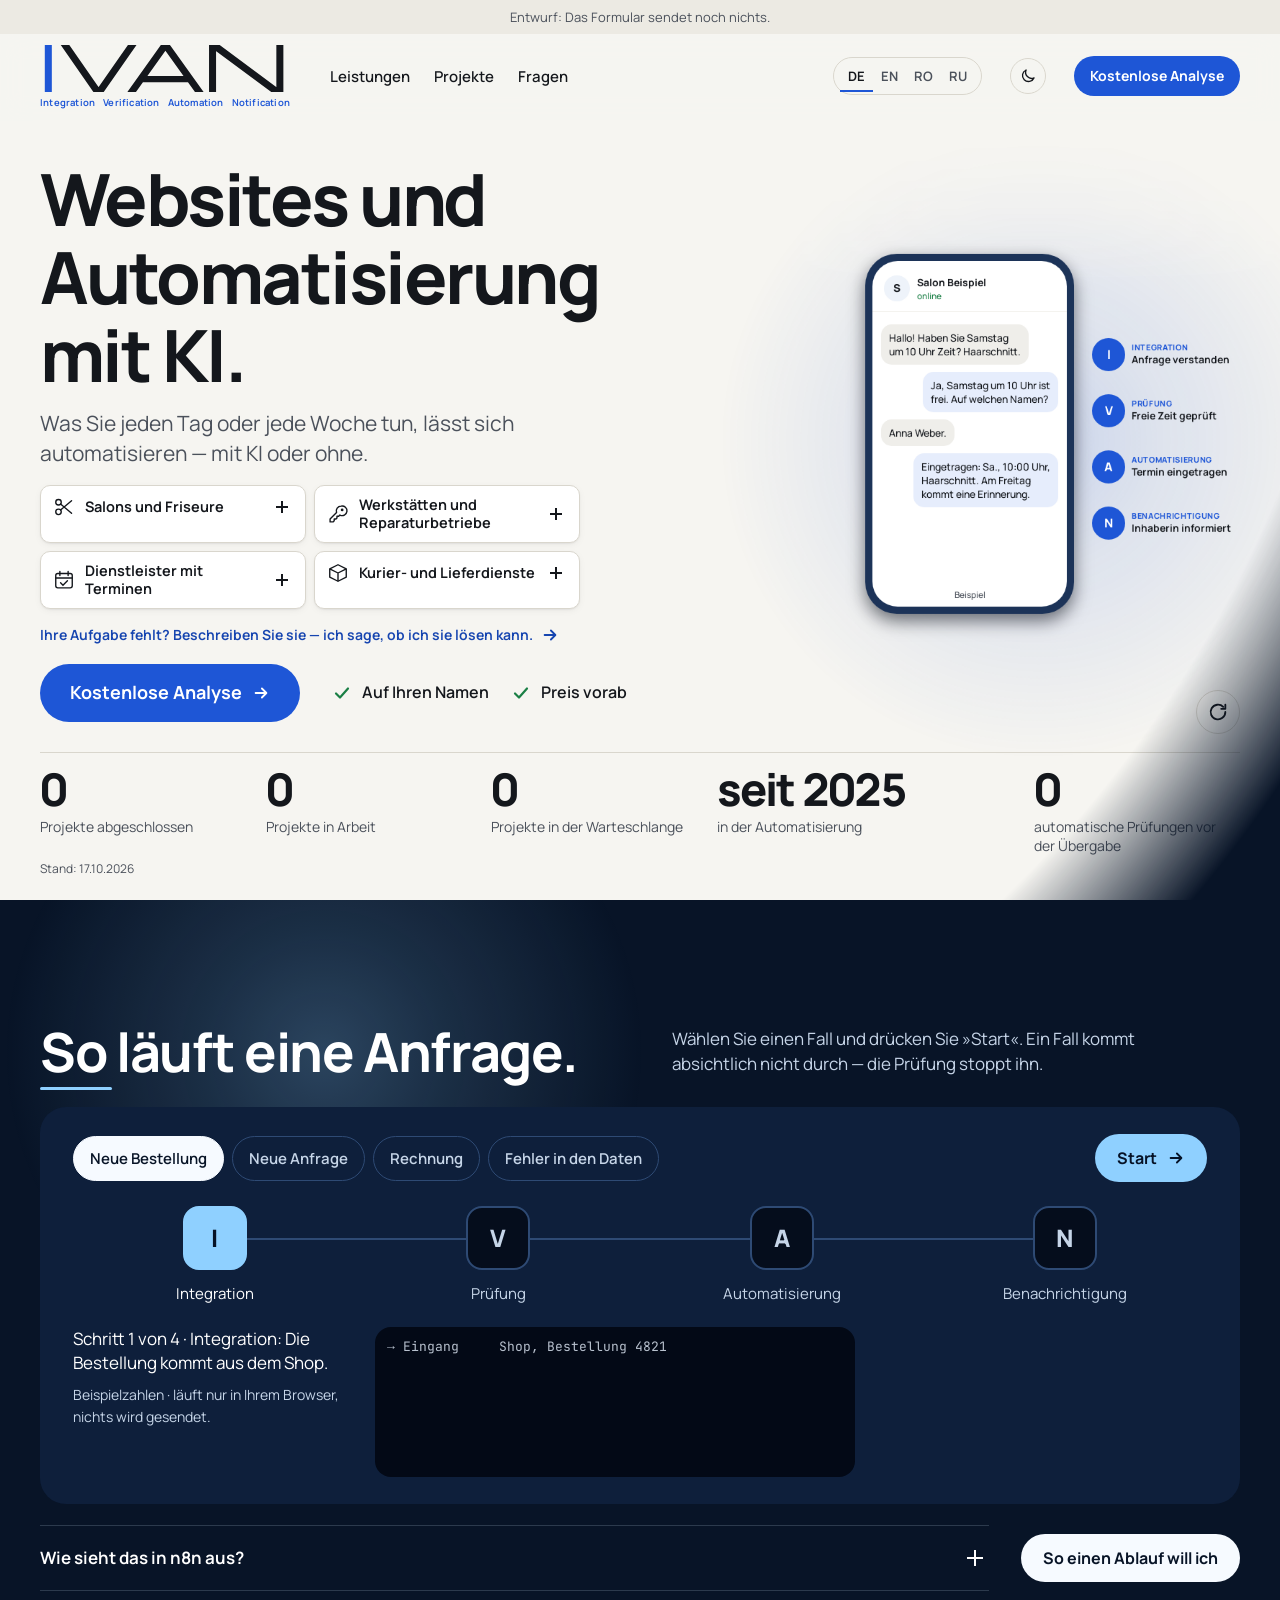
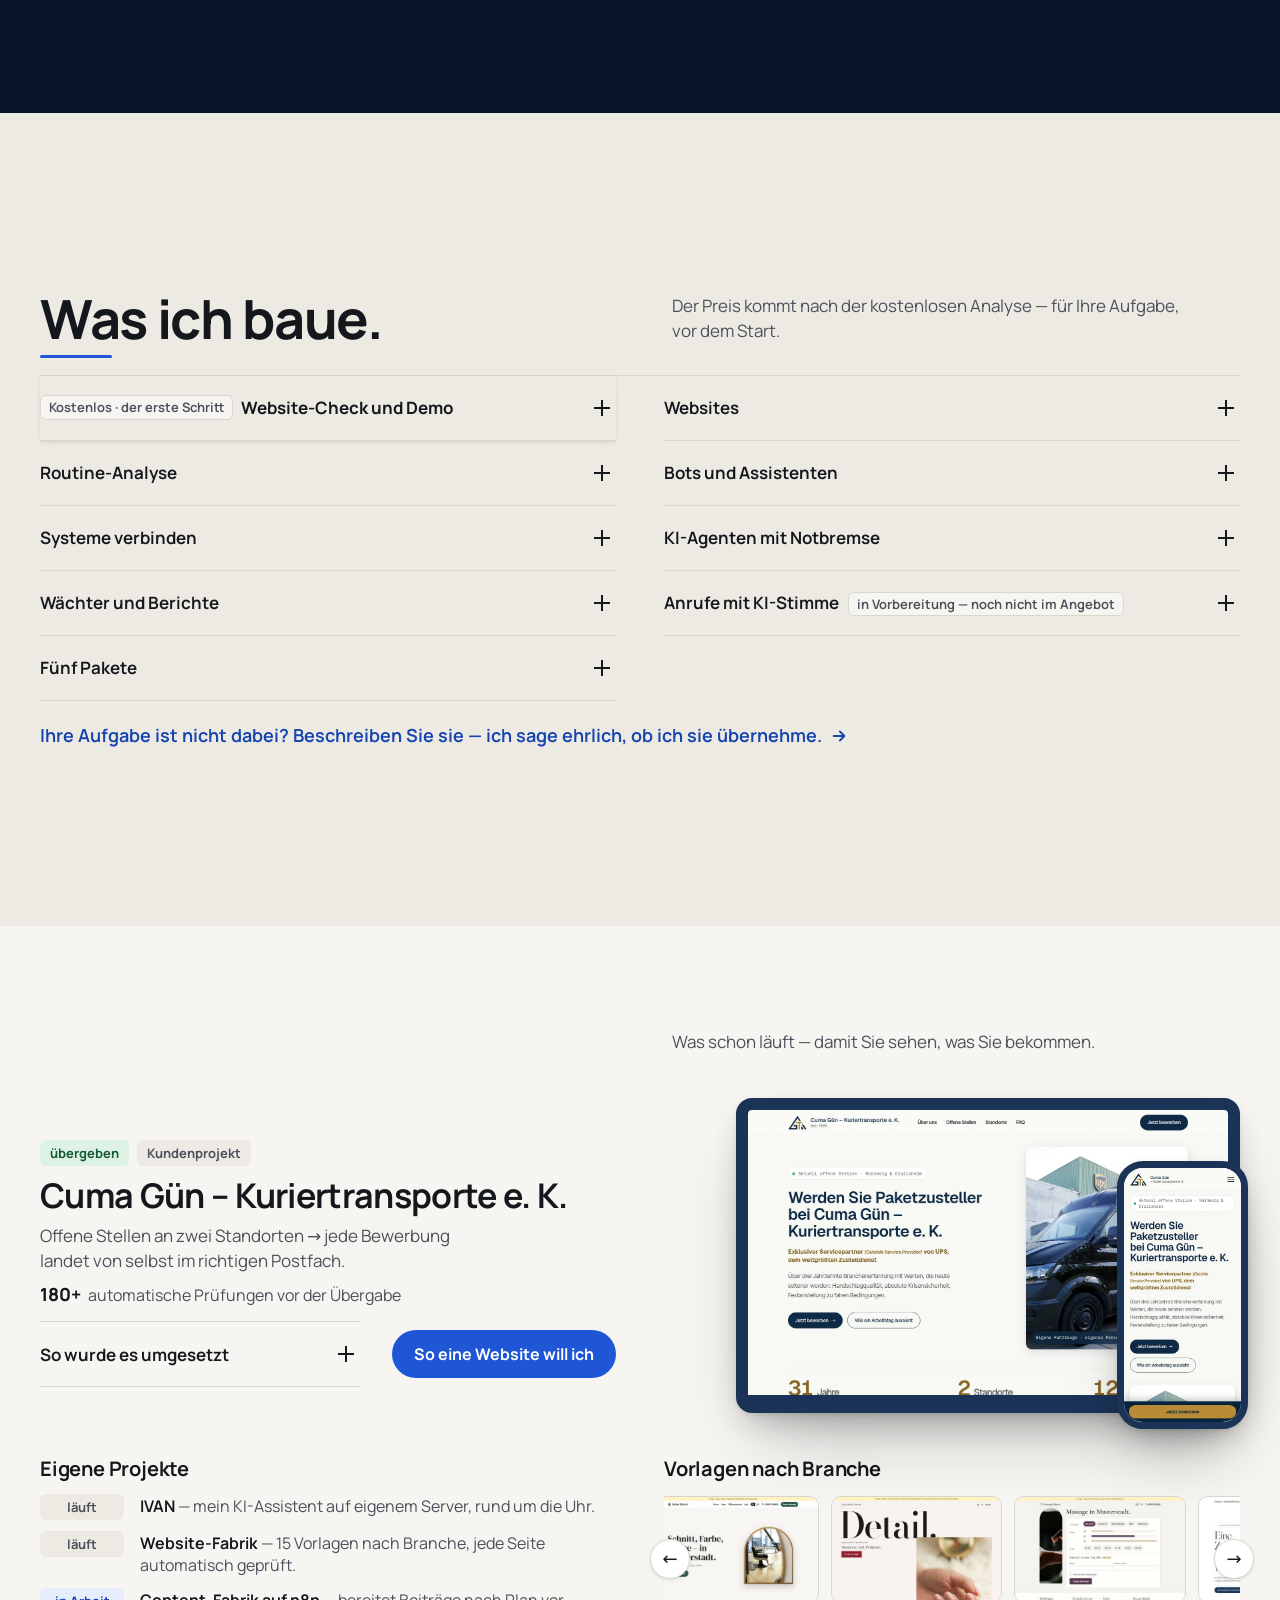
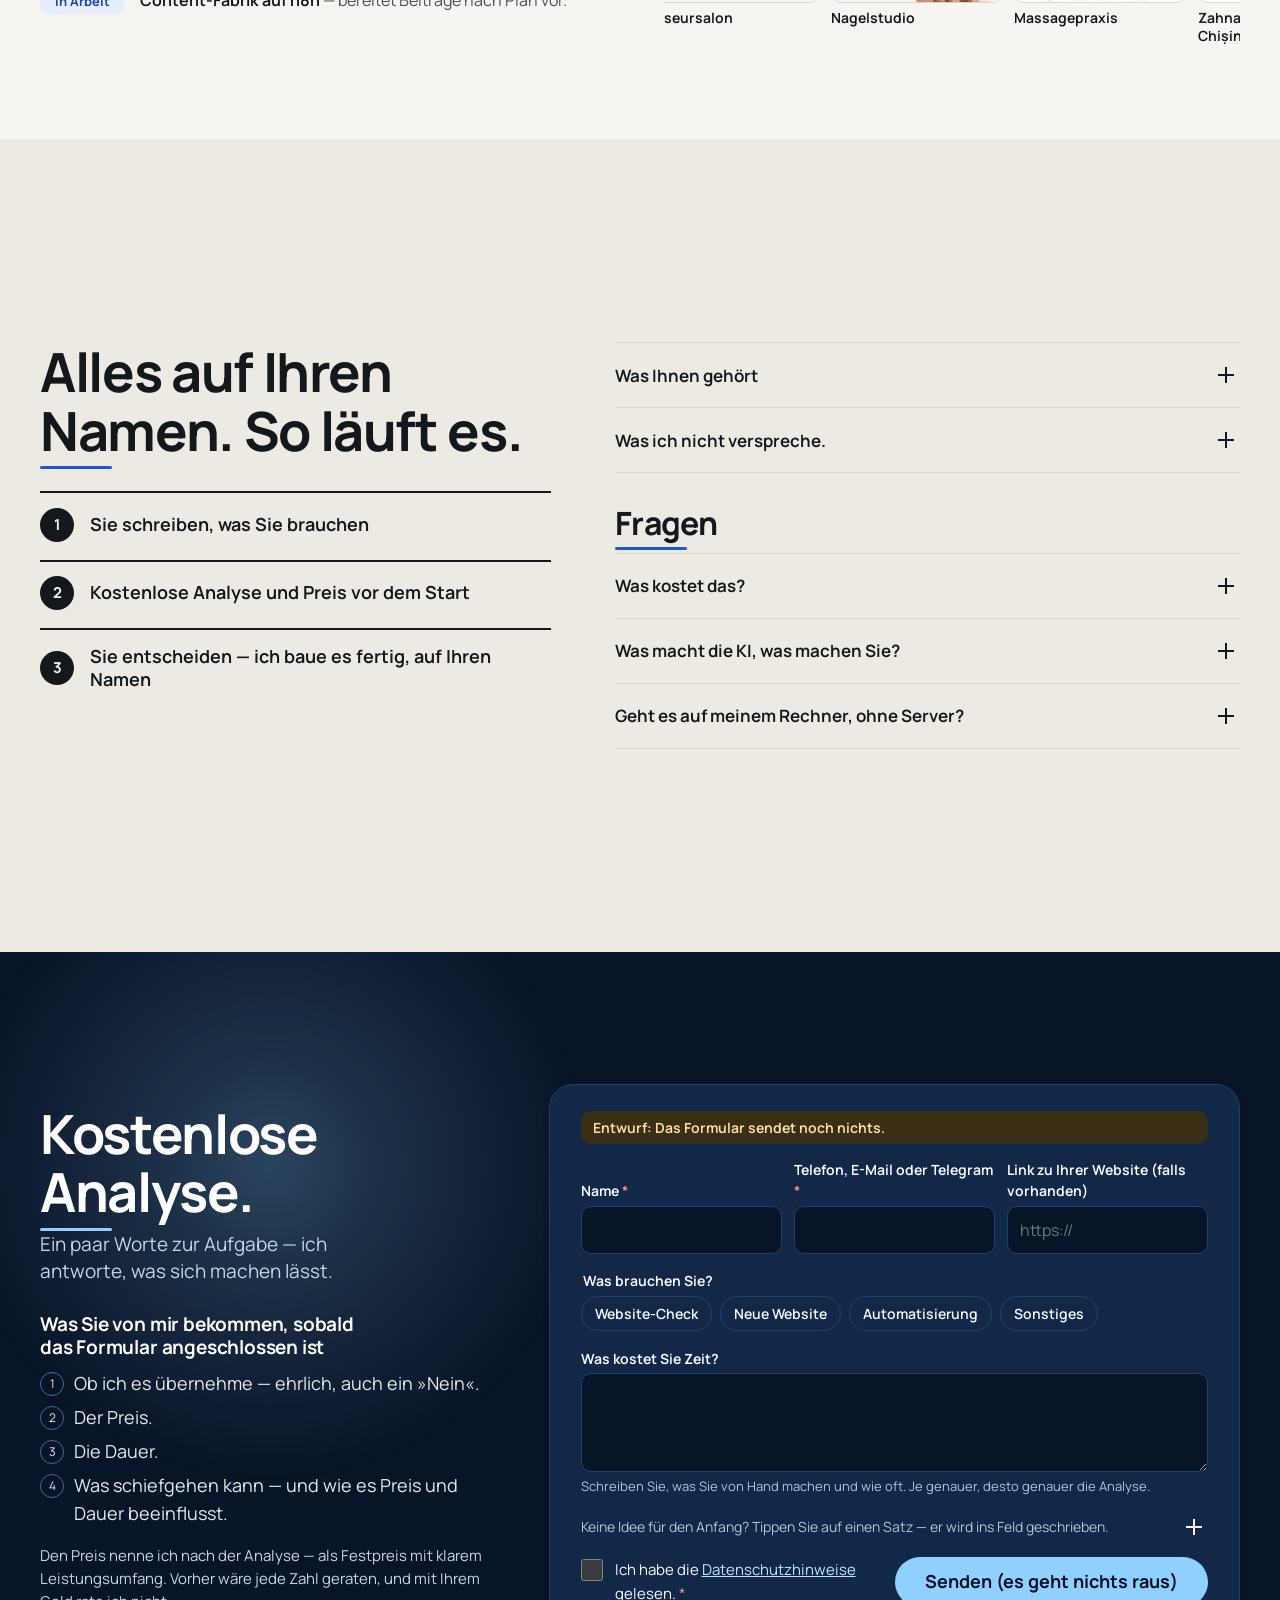
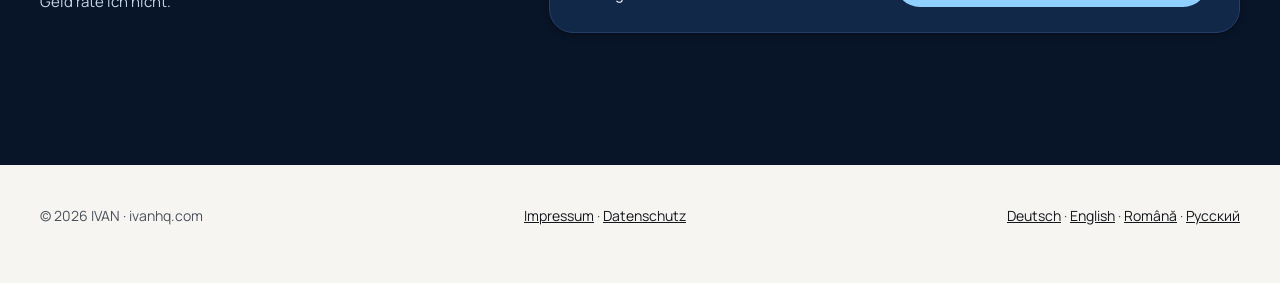
<file: index.html>
<!DOCTYPE html>
<html lang="de">
<head>
<meta charset="utf-8">
<meta name="viewport" content="width=device-width, initial-scale=1">
<title>IVAN — Websites und Automatisierung mit KI für kleine Betriebe</title>
<meta name="description" content="Websites und Automatisierung mit KI für Salons, Werkstätten und Praxen. Alles auf Ihren Namen, Preis vor dem Start. Die erste Analyse ist kostenlos.">
<meta name="robots" content="noindex, nofollow">
<link rel="canonical" href="https://ivanhq.com/">
<link rel="alternate" hreflang="de" href="https://ivanhq.com/"><link rel="alternate" hreflang="en" href="https://ivanhq.com/en/"><link rel="alternate" hreflang="ro" href="https://ivanhq.com/ro/"><link rel="alternate" hreflang="ru" href="https://ivanhq.com/ru/"><link rel="alternate" hreflang="x-default" href="https://ivanhq.com/">
<meta property="og:type" content="website"><meta property="og:title" content="IVAN — Websites und Automatisierung mit KI für kleine Betriebe"><meta property="og:description" content="Websites und Automatisierung mit KI für Salons, Werkstätten und Praxen. Alles auf Ihren Namen, Preis vor dem Start. Die erste Analyse ist kostenlos."><meta property="og:locale" content="de_DE"><meta property="og:image" content="https://ivanhq.com/predprosmotr.jpg"><meta property="og:image:width" content="1200"><meta property="og:image:height" content="630"><meta property="og:image:alt" content="IVAN: Websites und Automatisierung mit KI. Die erste Analyse ist kostenlos."><meta name="twitter:card" content="summary_large_image">
<meta name="theme-color" content="#081427">
<script>try{if(localStorage.getItem("ivan-tema")==="sinyaya")document.documentElement.setAttribute("data-tema","sinyaya")}catch(e){}</script>
<script>(function(){var h=document.documentElement,t=false,v=false;try{t=matchMedia("(prefers-reduced-motion: reduce)").matches}catch(e){}try{v=sessionStorage.getItem("ivan-intro")==="1"}catch(e){}if(!t&&!v&&!location.hash&&location.search.indexOf("nointro")<0){h.classList.add("intro-idyot");setTimeout(function(){if(!window.IVAN_APP)h.classList.remove("intro-idyot")},5500)}})();</script><noscript><style>.intro{display:none!important}</style></noscript>
<link rel="icon" href="favicon.ico" sizes="any">
<link rel="icon" href="favicon.svg" type="image/svg+xml">
<link rel="apple-touch-icon" href="apple-touch-icon.png">
<link rel="preload" href="shrifty/manrope-latin-wght-normal.woff2" as="font" type="font/woff2" crossorigin>
<link rel="stylesheet" href="stil.css">
</head>
<body>
<a class="k-soderzhaniyu" href="#glavnoe">Zum Inhalt</a>
<div class="intro" id="intro" role="dialog" aria-modal="true" aria-label="Intro IVAN">
  <video id="intro-rolik" data-src="ivan-intro.mp4" muted playsinline preload="none" aria-label="Intro IVAN: Die Buchstaben I, V, A und N setzen sich aus Licht zusammen, darunter die Zeile Integration · Verification · Automation · Notification"></video>
  <div class="intro-poverh">
    <div class="intro-stroka"><span class="intro-marka">IVAN</span><span class="intro-podpis">Automatisierung von Routine</span></div>
    <div class="intro-stroka">
      <div class="intro-hod"><i id="intro-hod"></i></div>
      <button type="button" class="intro-knopka intro-zvuk" id="intro-zvuk" aria-pressed="false">Ton: aus</button>
      <button type="button" class="intro-knopka" id="intro-mimo">Intro überspringen</button>
    </div>
  </div>
</div>
<p class="chernovik" id="top">Entwurf: Das Formular sendet noch nichts.</p>
<header class="shapka" id="shapka">
  <div class="ramka shapka-v">
    <a class="znak" href="#top" aria-label="IVAN — Integration · Verification · Automation · Notification" id="znak"><svg class="znak-b" viewBox="590 412.5 740 140" aria-hidden="true"><g fill="none" stroke="currentColor" stroke-width="20.8" stroke-linejoin="miter" stroke-miterlimit="12"><path data-b="0" d="M614.6 395V570"/><path data-b="1" d="M655.4 400L763.3 555.4L871.7 400"/><path data-b="3" d="M1100.75 570V409.8L1300 557.5V395"/><path data-b="2" d="M851.8 565L961.2 411.5L1071.1 565"/><path data-b="2" d="M895 513.4H1028" stroke-width="18.75"/></g></svg><span class="znak-s" lang="en"><span>Integration</span><span>Verification</span><span>Automation</span><span>Notification</span></span></a>
    <nav class="nav" aria-label="Menü" id="nav"><a class="nav-tel" href="#ablauf-zayavka">So läuft es</a><a href="#leistungen">Leistungen</a><a href="#projekte">Projekte</a><a href="#fragen">Fragen</a></nav>
    <div class="yazyki" role="group" aria-label="Sprache"><span class="yaz-tek" aria-current="true" lang="de" title="Deutsch">DE</span><a href="en/index.html" hreflang="en" lang="en" title="English">EN</a><a href="ro/index.html" hreflang="ro" lang="ro" title="Română">RO</a><a href="ru/index.html" hreflang="ru" lang="ru" title="Русский">RU</a></div>
    <button type="button" class="tema" id="tema" aria-pressed="false" aria-label="Dunkler Modus" data-temnaya="Dunkler Modus" data-svetlaya="Heller Modus"><svg class="tema-luna" viewBox="0 0 24 24" aria-hidden="true"><path d="M20 14.5A8 8 0 0 1 9.5 4a8 8 0 1 0 10.5 10.5z" fill="none" stroke="currentColor" stroke-width="1.8" stroke-linejoin="round"/></svg><svg class="tema-solnce" viewBox="0 0 24 24" aria-hidden="true"><g fill="none" stroke="currentColor" stroke-width="1.8" stroke-linecap="round"><circle cx="12" cy="12" r="4"/><path d="M12 2.5v2.2M12 19.3v2.2M2.5 12h2.2M19.3 12h2.2M5.3 5.3l1.6 1.6M17.1 17.1l1.6 1.6M5.3 18.7l1.6-1.6M17.1 6.9l1.6-1.6"/></g></svg></button>
    <a class="knopka knopka-mal" href="#analyse">Kostenlose Analyse</a>
    <button class="burger" id="burger" type="button" aria-expanded="false" aria-controls="nav" data-otkr="Menü" data-zakr="Menü schließen"><span></span><span class="vh">Menü</span></button>
  </div>
  <div class="progress" aria-hidden="true"><span id="progress"></span></div>
</header>
<nav class="ukazatel" aria-label="Menü"><ol><li><a href="#ablauf-zayavka" data-k="ablauf-zayavka"><span>1</span>Eine Anfrage</a></li><li><a href="#leistungen" data-k="leistungen"><span>2</span>Leistungen</a></li><li><a href="#projekte" data-k="projekte"><span>3</span>Projekte</a></li><li><a href="#sicher" data-k="sicher"><span>4</span>Sicherheit</a></li></ol></nav>
<main id="glavnoe">

<section class="geroj" id="geroj" aria-labelledby="h1">
  <div class="ramka geroj-v">
    <div class="geroj-t">
      <h1 id="h1">Websites und Automatisierung mit KI.</h1>
      <p class="geroj-sub">Was Sie jeden Tag oder jede Woche tun, lässt sich automatisieren — mit KI oder ohne.</p>
      <ul class="nishi nishi-geroj" aria-label="Für wen"><li><details class="nisha"><summary><svg viewBox="0 0 32 32" aria-hidden="true"><g fill="none" stroke="currentColor" stroke-width="2" stroke-linecap="round"><circle cx="8" cy="9" r="4"/><circle cx="8" cy="23" r="4"/><path d="M11 11.5L27 25M11 20.5L27 7"/></g></svg><span>Salons und Friseure</span><span class="plyus" aria-hidden="true"></span></summary><ul class="nisha-bsp"><li class="bsp-ich"><em>Ich baue</em> Online-Termin rund um die Uhr, ohne Anruf</li><li class="bsp-ich"><em>Ich baue</em> Erinnerung am Vortag — weniger leere Stühle</li><li class="bsp-ich"><em>Ich baue</em> Bitte um eine Bewertung nach dem Besuch</li></ul></details></li><li><details class="nisha"><summary><svg viewBox="0 0 32 32" aria-hidden="true"><path d="M20.5 4.5a7 7 0 0 0-6.6 9.3L4.5 23.2V27.5h4.3l1.7-1.7v-2.5h2.5l1.5-1.5v-2.5h2.5l1.8-1.8a7 7 0 1 0 1.7-13z" fill="none" stroke="currentColor" stroke-width="2" stroke-linejoin="round"/><circle cx="22" cy="10" r="2" fill="currentColor"/></svg><span>Werkstätten und Reparaturbetriebe</span><span class="plyus" aria-hidden="true"></span></summary><ul class="nisha-bsp"><li class="bsp-ich"><em>Ich baue</em> Anfrage mit Fotos vom Schaden landet sortiert in einer Tabelle</li><li class="bsp-ich"><em>Ich baue</em> Kostenvoranschlag als Entwurf aus Ihrer Vorlage</li><li class="bsp-ich"><em>Ich baue</em> Nachricht an den Kunden, sobald der Auftrag fertig ist</li></ul></details></li><li><details class="nisha"><summary><svg viewBox="0 0 32 32" aria-hidden="true"><g fill="none" stroke="currentColor" stroke-width="2" stroke-linecap="round"><rect x="4" y="6.5" width="24" height="21" rx="3"/><path d="M4 13h24M10 3.5v6M22 3.5v6"/><path d="M11 20l3.5 3.5L21 17"/></g></svg><span>Dienstleister mit Terminen</span><span class="plyus" aria-hidden="true"></span></summary><ul class="nisha-bsp"><li class="bsp-ich"><em>Ich baue</em> Buchung nur in freie Zeitfenster Ihres Kalenders</li><li class="bsp-ich"><em>Ich baue</em> Erinnerung mit Link zum Absagen oder Verschieben</li><li class="bsp-ich"><em>Ich baue</em> Fragen werden vor dem Termin eingesammelt</li></ul></details></li><li><details class="nisha"><summary><svg viewBox="0 0 32 32" aria-hidden="true"><g fill="none" stroke="currentColor" stroke-width="2" stroke-linejoin="round"><path d="M4 10l12-6 12 6v12l-12 6-12-6z"/><path d="M4 10l12 6 12-6M16 16v12"/></g></svg><span>Kurier- und Lieferdienste</span><span class="plyus" aria-hidden="true"></span></summary><ul class="nisha-bsp"><li class="bsp-gemacht"><em>Gemacht</em> Cuma Gün: Bewerbung mit Dateien geht per E-Mail an den richtigen Standort</li><li class="bsp-ich"><em>Ich baue</em> Auftrag aus Formular oder E-Mail → Liste für die Disposition</li><li class="bsp-ich"><em>Ich baue</em> Kurze Nachricht an den Kunden, sobald die Sendung zugestellt ist</li></ul></details></li></ul>
      <a class="ssylka ssylka-mal" href="#analyse">Ihre Aufgabe fehlt? Beschreiben Sie sie — ich sage, ob ich sie lösen kann. <svg viewBox="0 0 20 20" aria-hidden="true"><path d="M4 10h11M11 5l5 5-5 5" fill="none" stroke="currentColor" stroke-width="2" stroke-linecap="round" stroke-linejoin="round"/></svg></a>
      <div class="geroj-cta"><a class="knopka knopka-bol" href="#analyse">Kostenlose Analyse <svg viewBox="0 0 20 20" aria-hidden="true"><path d="M4 10h11M11 5l5 5-5 5" fill="none" stroke="currentColor" stroke-width="2" stroke-linecap="round" stroke-linejoin="round"/></svg></a>
      <ul class="galki galki-ryad"><li><svg viewBox="0 0 20 20" aria-hidden="true"><path d="M4 10.5l4 4 8-9" fill="none" stroke="currentColor" stroke-width="2.2" stroke-linecap="round" stroke-linejoin="round"/></svg><span>Auf Ihren Namen</span></li><li><svg viewBox="0 0 20 20" aria-hidden="true"><path d="M4 10.5l4 4 8-9" fill="none" stroke="currentColor" stroke-width="2.2" stroke-linecap="round" stroke-linejoin="round"/></svg><span>Preis vorab</span></li></ul></div>
    </div>
    <div class="geroj-v2">
      <canvas class="scena" id="scena" width="560" height="560" role="img" aria-label="Beispiel, Salon Beispiel: Hallo! Haben Sie Samstag um 10 Uhr Zeit? Haarschnitt. / Ja, Samstag um 10 Uhr ist frei. Auf welchen Namen? / Anna Weber. / Eingetragen: Sa., 10:00 Uhr, Haarschnitt. Am Freitag kommt eine Erinnerung. — IVAN: I Anfrage verstanden, V Freie Zeit geprüft, A Termin eingetragen, N Inhaberin informiert"></canvas>
      <button type="button" class="snova" id="snova" aria-label="Noch einmal"><svg viewBox="0 0 24 24" aria-hidden="true"><path d="M20 12a8 8 0 1 1-2.3-5.6M20 4v4.5h-4.5" fill="none" stroke="currentColor" stroke-width="2" stroke-linecap="round" stroke-linejoin="round"/></svg></button>
    </div>
  </div>
  <div class="ramka"><div class="schetchiki" role="group" aria-label="In Zahlen"><ul class="schet" id="schet"><li><b data-do="4" data-hvost="">4</b><span>Projekte abgeschlossen</span></li><li><b data-do="3" data-hvost="">3</b><span>Projekte in Arbeit</span></li><li><b data-do="4" data-hvost="">4</b><span>Projekte in der Warteschlange</span></li><li><b>seit 2025</b><span>in der Automatisierung</span></li><li><b data-do="180" data-hvost="+">180+</b><span>automatische Prüfungen vor der Übergabe</span></li></ul><p class="snoska">Stand: 17.10.2026</p></div></div>
</section>

<section class="glava glava-temn" id="ablauf-zayavka" data-k="ablauf-zayavka" aria-labelledby="k2h">
  <div class="ramka">
    <div class="glava-shapka"><h2 id="k2h">So läuft eine Anfrage.</h2><p>Wählen Sie einen Fall und drücken Sie »Start«. Ein Fall kommt absichtlich nicht durch — die Prüfung stoppt ihn.</p></div>
    <div class="demo">
      <div class="demo-upr"><div class="sluchai" role="group"><button type="button" class="sluchaj" data-s="0" aria-pressed="true">Neue Bestellung</button><button type="button" class="sluchaj" data-s="1" aria-pressed="false">Neue Anfrage</button><button type="button" class="sluchaj" data-s="2" aria-pressed="false">Rechnung</button><button type="button" class="sluchaj" data-s="3" aria-pressed="false">Fehler in den Daten</button></div><button type="button" class="knopka" id="pusk">Start <svg viewBox="0 0 20 20" aria-hidden="true"><path d="M4 10h11M11 5l5 5-5 5" fill="none" stroke="currentColor" stroke-width="2" stroke-linecap="round" stroke-linejoin="round"/></svg></button></div>
      <ol class="uzly" id="uzly"><li class="uzel" data-i="0"><b>I</b><span>Integration</span></li><li class="uzel" data-i="1"><b>V</b><span>Prüfung</span></li><li class="uzel" data-i="2"><b>A</b><span>Automatisierung</span><small class="uzel-gas">Nichts wird gebucht.</small></li><li class="uzel" data-i="3"><b>N</b><span>Benachrichtigung</span></li></ol>
      <div class="demo-niz">
        <div class="demo-tekst"><p class="demo-shag" id="demo-shag" aria-live="polite">&nbsp;</p>
        <p class="snoska">Beispielzahlen · läuft nur in Ihrem Browser, nichts wird gesendet.</p></div>
        <pre class="zhurnal" id="zhurnal" aria-label="Protokoll"></pre>
        <div class="tg" id="tg" hidden><p class="tg-z">Telegram · Beispiel</p><p id="tg-t"></p><p class="tg-v">jetzt · IVAN</p></div>
      </div>
    </div>
    <div class="glava-niz">
    <details class="n8n sv"><summary class="sv-z"><span>Wie sieht das in n8n aus?</span><span class="plyus" aria-hidden="true"></span></summary>
      <h3>So sieht ein echter Ablauf aus</h3>
      <ol class="n8n-ryad"><li><span class="n8n-kv"><svg viewBox="0 0 24 24" aria-hidden="true"><g fill="none" stroke="#e91e63" stroke-width="1.6"><circle cx="12" cy="7" r="1.5" fill="#e91e63" stroke="none"/><circle cx="6.5" cy="16.5" r="1.5" fill="#e91e63" stroke="none"/><circle cx="17.5" cy="16.5" r="1.5" fill="#e91e63" stroke="none"/><path d="M15.3 8.9A3.8 3.8 0 1 0 10.1 10.3L6.5 16.5"/><path d="M6.5 12.7a3.8 3.8 0 1 0 3.8 3.8h7.2"/><path d="M14.2 18.4a3.8 3.8 0 1 0 1.4-5.2L12 7"/></g></svg></span><span>Anfrage kommt</span></li><li><span class="n8n-kv"><svg viewBox="0 0 24 24" aria-hidden="true"><path d="M9 3.8H6.3a1.5 1.5 0 0 0-1.5 1.5v4.1a1.5 1.5 0 0 1-.4 1.1L2.8 12l1.6 1.5a1.5 1.5 0 0 1 .4 1.1v4.1a1.5 1.5 0 0 0 1.5 1.5H9M15 3.8h2.7a1.5 1.5 0 0 1 1.5 1.5v4.1a1.5 1.5 0 0 0 .4 1.1l1.6 1.5-1.6 1.5a1.5 1.5 0 0 0-.4 1.1v4.1a1.5 1.5 0 0 1-1.5 1.5H15" fill="none" stroke="#ff9922" stroke-width="1.6"/></svg></span><span>Anfrage zusammenstellen</span></li><li><span class="n8n-kv"><svg viewBox="0 0 24 24" aria-hidden="true"><path d="M3.8 15.3a1.5 1.5 0 0 1 1.5-1.5h13.4a1.5 1.5 0 0 1 1.5 1.5v3.4a1.5 1.5 0 0 1-1.5 1.5H5.3a1.5 1.5 0 0 1-1.5-1.5zM16.8 16v2M13.8 16v2M10.8 7.3l-3 3-3-3M19.2 5l-3-3-3 3M7.8 2v8.2M16.2 10.2V2" fill="none" stroke="#44aa44" stroke-width="1.6"/></svg></span><span>Ablegen</span></li><li><span class="n8n-kv"><svg viewBox="0 0 24 24" aria-hidden="true"><path d="M9 3.8H6.3a1.5 1.5 0 0 0-1.5 1.5v4.1a1.5 1.5 0 0 1-.4 1.1L2.8 12l1.6 1.5a1.5 1.5 0 0 1 .4 1.1v4.1a1.5 1.5 0 0 0 1.5 1.5H9M15 3.8h2.7a1.5 1.5 0 0 1 1.5 1.5v4.1a1.5 1.5 0 0 0 .4 1.1l1.6 1.5-1.6 1.5a1.5 1.5 0 0 0-.4 1.1v4.1a1.5 1.5 0 0 1-1.5 1.5H15" fill="none" stroke="#ff9922" stroke-width="1.6"/></svg></span><span>Antworten</span></li></ol>
      <p class="snoska">Nachgebaut nach einem echten Ablauf in n8n. Für Ihre Aufgabe baue ich einen eigenen.</p>
    </details>
    <a class="knopka knopka-svet" href="#analyse">So einen Ablauf will ich</a>
    </div>
  </div>
</section>


<section class="glava glava-2" id="leistungen" data-k="leistungen" aria-labelledby="k4h">
  <div class="ramka">
    <div class="glava-shapka"><h2 id="k4h">Was ich baue.</h2><p>Der Preis kommt nach der kostenlosen Analyse — für Ihre Aufgabe, vor dem Start.</p></div>
    <div class="usl-setka">
    <details class="audit sv"><summary class="sv-z"><span><em class="metka-mal">Kostenlos · der erste Schritt</em> <b>Website-Check und Demo</b></span><span class="plyus" aria-hidden="true"></span></summary>
      <div class="audit-v"><div><p>Für kleine Betriebe mit einer alten Website.</p><a class="knopka" href="#analyse">Kostenlosen Website-Check anfragen</a></div>
      <ul class="galki"><li><svg viewBox="0 0 20 20" aria-hidden="true"><path d="M4 10.5l4 4 8-9" fill="none" stroke="currentColor" stroke-width="2.2" stroke-linecap="round" stroke-linejoin="round"/></svg><span>Wie Kunden Ihre Website auf dem Handy sehen — jeder Befund mit Screenshot.</span></li><li><svg viewBox="0 0 20 20" aria-hidden="true"><path d="M4 10.5l4 4 8-9" fill="none" stroke="currentColor" stroke-width="2.2" stroke-linecap="round" stroke-linejoin="round"/></svg><span>Impressum, Datenschutz, Cookie-Banner: Check nach deutschen Vorgaben. Keine Rechtsberatung.</span></li><li><svg viewBox="0 0 20 20" aria-hidden="true"><path d="M4 10.5l4 4 8-9" fill="none" stroke="currentColor" stroke-width="2.2" stroke-linecap="round" stroke-linejoin="round"/></svg><span>Demo: der erste sichtbare Bereich Ihrer neuen Website, »vorher / nachher«.</span></li><li><svg viewBox="0 0 20 20" aria-hidden="true"><path d="M4 10.5l4 4 8-9" fill="none" stroke="currentColor" stroke-width="2.2" stroke-linecap="round" stroke-linejoin="round"/></svg><span>Was sich automatisieren lässt — Termine, Erinnerungen, Bewertungen.</span></li></ul></div>
    </details>
    <details class="usluga">
      <summary><span class="usl-z"><b>Websites</b></span><span class="plyus" aria-hidden="true"></span></summary>
      <div class="usl-tel"><p class="usl-k">Eine Seite, die arbeitet, statt nur eine Adresse zu belegen.</p><p>Ein klarer erster sichtbarer Bereich und ein Formular, dessen Anfragen sofort bei Ihnen ankommen — zuerst für das Handy gebaut.</p></div>
    </details><details class="usluga">
      <summary><span class="usl-z"><b>Routine-Analyse</b></span><span class="plyus" aria-hidden="true"></span></summary>
      <div class="usl-tel"><p class="usl-k">Eine Karte Ihrer Abläufe mit Zahlen.</p><p>Wo Sie doppelt tippen und warten — mit Minuten pro Schritt. Die Karte bleibt bei Ihnen.</p></div>
    </details><details class="usluga">
      <summary><span class="usl-z"><b>Bots und Assistenten</b></span><span class="plyus" aria-hidden="true"></span></summary>
      <div class="usl-tel"><p class="usl-k">Nehmen Bestellungen an und beantworten die üblichen Fragen.</p><p>In Telegram, Slack, Teams oder WhatsApp: Bestellungen annehmen, übliche Fragen beantworten, den Rest an einen Menschen geben.</p></div>
    </details><details class="usluga">
      <summary><span class="usl-z"><b>Systeme verbinden</b></span><span class="plyus" aria-hidden="true"></span></summary>
      <div class="usl-tel"><p class="usl-k">Einmal eintippen — überall da, wo es gebraucht wird.</p><p>Shop, Kundenkartei, E-Mail, Tabellen: einmal eingeben, überall sichtbar. Läuft auf n8n — lässt sich an jemand anderen übergeben.</p></div>
    </details><details class="usluga">
      <summary><span class="usl-z"><b>KI-Agenten mit Notbremse</b></span><span class="plyus" aria-hidden="true"></span></summary>
      <div class="usl-tel"><p class="usl-k">Der Agent fragt, Sie antworten per Knopfdruck.</p><p>Ohne Ihre Bestätigung keine E-Mail an Kunden, keine Zahlung, keine Änderung in der Kundenkartei. Er fragt, Sie antworten per Knopfdruck.</p></div>
    </details><details class="usluga">
      <summary><span class="usl-z"><b>Wächter und Berichte</b></span><span class="plyus" aria-hidden="true"></span></summary>
      <div class="usl-tel"><p class="usl-k">Wenn um vier Uhr morgens etwas ausfällt, erfahren Sie es von mir.</p><p>Fällt um vier Uhr morgens etwas aus, erfahren Sie es von mir, nicht vom Kunden. Dazu ein kurzer Wochenbericht.</p></div>
    </details><details class="usluga">
      <summary><span class="usl-z"><b>Anrufe mit KI-Stimme</b> <em class="metka-mal">in Vorbereitung — noch nicht im Angebot</em></span><span class="plyus" aria-hidden="true"></span></summary>
      <div class="usl-tel"><p class="usl-k">Die Stimme sagt im ersten Satz, dass sie eine Maschine ist.</p><p>Die Stimme sagt im ersten Satz, dass sie eine Maschine ist. Aufzeichnung nur mit Erlaubnis.</p></div>
    </details>
    <details class="sv sv-pakety"><summary class="sv-z"><span>Fünf Pakete</span><span class="plyus" aria-hidden="true"></span></summary>
    <ul class="pakety"><li><b>Website-Check</b><em>kostenlos</em><span>Wie Kunden Ihre Website sehen und wie sie neu aussehen kann.</span></li><li><b>Neue Website</b><span>Zuerst für das Handy, mit Terminen oder Anfragen.</span></li><li><b>n8n auf Ihren Namen</b><span>Ihre Automatisierung auf Ihrem Server, Zugänge bei Ihnen.</span></li><li><b>Automatisierung</b><span>Anfrage → Telegram, E-Mail → Antwortentwurf, Terminerinnerung.</span></li><li><b>Betreuung</b><em>monatlich</em><span>Updates, Backups, kleine Änderungen.</span></li></ul>
    <p class="gde">Läuft auf Ihrem Rechner, Ihrem Server oder in dem Land, das Sie wählen. <a href="#sicher">Wohin die Daten gehen, sage ich vorher.</a></p>
    <h3 class="h3-otd">Was sich verbinden lässt</h3>
    <ul class="pary"><li><span>Shop</span><i aria-hidden="true">⇄</i><span>Kundenkartei</span></li><li><span>Anfrage</span><i aria-hidden="true">⇄</i><span>Telegram</span></li><li><span>Zahlung</span><i aria-hidden="true">⇄</i><span>Buchhaltung</span></li><li><span>E-Mail</span><i aria-hidden="true">⇄</i><span>Tabelle</span></li></ul>
    <p class="snoska">Ich arbeite mit: n8n · Claude · Telegram · Gmail. Die Namen sind Marken ihrer Inhaber. Ich bin kein Partner dieser Firmen — ich arbeite mit ihren Werkzeugen.</p>
    </details>
    </div>
    <a class="ssylka" href="#analyse">Ihre Aufgabe ist nicht dabei? Beschreiben Sie sie — ich sage ehrlich, ob ich sie übernehme. <svg viewBox="0 0 20 20" aria-hidden="true"><path d="M4 10h11M11 5l5 5-5 5" fill="none" stroke="currentColor" stroke-width="2" stroke-linecap="round" stroke-linejoin="round"/></svg></a>
  </div>
</section>

<section class="glava" id="projekte" data-k="projekte" aria-labelledby="k5h">
  <div class="ramka">
    <div class="glava-shapka"><h2 id="k5h">Projekte.</h2><p>Was schon läuft — damit Sie sehen, was Sie bekommen.</p></div>
    <article class="proekt">
      <div class="proekt-t">
        <p class="proekt-metki"><span class="rabota-st st-sdano">übergeben</span> <span class="rabota-st">Kundenprojekt</span></p>
        <h3>Cuma Gün – Kuriertransporte e. K.</h3><p class="proekt-kurz">Offene Stellen an zwei Standorten → jede Bewerbung landet von selbst im richtigen Postfach.</p>
        <p class="proekt-proverki"><b>180+</b> automatische Prüfungen vor der Übergabe</p>
        
        <div class="proekt-niz"><details class="sv sv-proekt"><summary class="sv-z"><span>So wurde es umgesetzt</span><span class="plyus" aria-hidden="true"></span></summary>
        <p>Karriereseite einer Kurierfirma aus Nürnberg und Crailsheim</p>
        <ol class="istoriya"><li><b>Aufgabe</b><span>Offene Stellen an zwei Standorten, Nürnberg und Crailsheim.</span></li><li><b>Gemacht</b><span>Karriereseite und Bewerbungsformular mit Dateien.</span></li><li><b>Ergebnis</b><span>Jede Bewerbung geht von selbst an das Postfach des richtigen Standorts.</span></li></ol>
        <ul class="tsifry"><li><b>2</b><span>Standorte: Nürnberg und Crailsheim</span></li><li><b>1 Formular</b><span>Bewerbung mit Dateien direkt an das Postfach des richtigen Standorts</span></li><li><b>180+</b><span>automatische Prüfungen vor der Übergabe</span></li></ul>
        <p class="snoska">Am 07.10.2026 an den Kunden übergeben · Start auf guen-transporte.de</p>
        <div class="dalshe"><p class="dalshe-h">Was dazukommen kann</p><ul><li><em>Ich baue</em> die Online-Buchung von Vorstellungsgesprächen</li><li><em>Ich baue</em> einen Bot, der Bewerbern Standardfragen beantwortet</li><li><em>Ich baue</em> eine automatische Übersicht aller Bewerbungen</li></ul></div>
        </details>
        <!-- рекомендательное письмо клиента: показать, только когда оно есть (слово владельца 18-10 — обещать нельзя) -->
        <div class="pismo" id="pismo" hidden></div>
        <a class="knopka" href="#analyse">So eine Website will ich</a></div>
      </div>
      <div class="ustr">
        <a class="otkr-cuma" href="raboty/cuma-pk-de.jpg" data-yazyk="de" data-n="Cuma Gün – Kuriertransporte e. K." aria-label="Cuma Gün – Kuriertransporte e. K. — größer ansehen"><span class="noutbuk"><img src="raboty/cuma-pk-de.jpg" data-yazyk="de" alt="Karriereseite von Cuma Gün auf dem Computer" width="1440" height="900" loading="lazy" decoding="async"></span></a>
        <div class="tel-mal"><img src="raboty/cuma-mob-de.jpg" data-yazyk="de" alt="Dieselbe Seite auf dem Handy" width="390" height="844" loading="lazy" decoding="async"></div>
      </div>
    </article>
    <div class="pr-niz">
    <div class="pr-eigene">
    <h3 class="h3-otd">Eigene Projekte</h3>
    <ul class="eigene"><li><em class="rabota-st">läuft</em><p><b>IVAN</b> — mein KI-Assistent auf eigenem Server, rund um die Uhr.</p></li><li><em class="rabota-st">läuft</em><p><b>Website-Fabrik</b> — 15 Vorlagen nach Branche, jede Seite automatisch geprüft.</p></li><li><em class="rabota-st st-v-rabote">in Arbeit</em><p><b>Content-Fabrik auf n8n</b> — bereitet Beiträge nach Plan vor.</p></li></ul>
    </div>
    <div class="vorlagen-sekc" id="vorlagen-sekc">
    <h3 class="h3-otd" id="vorlagen">Vorlagen nach Branche</h3>
    <!-- 19-10 №11 п. 6: шаблоны на виду — лентой карточек, без гармошки; лента листается вбок (пальцем, колесом, кнопками) -->
    <div class="lenta" id="shablony"><ul class="shablony" id="lenta-sp" tabindex="0" aria-label="Alle 15 Vorlagen"><li><a class="shablon" href="raboty/shablony/friseur-de.jpg" data-cel="raboty/shablony/friseur-de-cel.jpg" data-yazyk="de" data-n="Friseursalon" aria-label="Friseursalon — größer ansehen">
      <span class="shablon-kadr"><img src="raboty/shablony/friseur-de-mal.jpg" data-dl="raboty/shablony/friseur-de-dl.jpg" data-yazyk="de" alt="" width="480" height="300" loading="lazy" decoding="async"></span><span class="shablon-n">Friseursalon</span><em class="rabota-st">Vorlage</em></a></li><li><a class="shablon" href="raboty/shablony/nagel-de.jpg" data-cel="raboty/shablony/nagel-de-cel.jpg" data-yazyk="de" data-n="Nagelstudio" aria-label="Nagelstudio — größer ansehen">
      <span class="shablon-kadr"><img src="raboty/shablony/nagel-de-mal.jpg" data-dl="raboty/shablony/nagel-de-dl.jpg" data-yazyk="de" alt="" width="480" height="300" loading="lazy" decoding="async"></span><span class="shablon-n">Nagelstudio</span><em class="rabota-st">Vorlage</em></a></li><li><a class="shablon" href="raboty/shablony/massage-de.jpg" data-cel="raboty/shablony/massage-de-cel.jpg" data-yazyk="de" data-n="Massagepraxis" aria-label="Massagepraxis — größer ansehen">
      <span class="shablon-kadr"><img src="raboty/shablony/massage-de-mal.jpg" data-dl="raboty/shablony/massage-de-dl.jpg" data-yazyk="de" alt="" width="480" height="300" loading="lazy" decoding="async"></span><span class="shablon-n">Massagepraxis</span><em class="rabota-st">Vorlage</em></a></li><li><a class="shablon" href="raboty/shablony/stomatologiya-de.jpg" data-cel="raboty/shablony/stomatologiya-de-cel.jpg" data-yazyk="de" data-n="Zahnarztpraxis, Chișinău" aria-label="Zahnarztpraxis, Chișinău — größer ansehen">
      <span class="shablon-kadr"><img src="raboty/shablony/stomatologiya-de-mal.jpg" data-dl="raboty/shablony/stomatologiya-de-dl.jpg" data-yazyk="de" alt="" width="480" height="300" loading="lazy" decoding="async"></span><span class="shablon-n">Zahnarztpraxis, Chișinău</span><em class="rabota-st">Beispiel</em></a></li><li><a class="shablon" href="raboty/shablony/physio-de.jpg" data-cel="raboty/shablony/physio-de-cel.jpg" data-yazyk="de" data-n="Physiotherapie" aria-label="Physiotherapie — größer ansehen">
      <span class="shablon-kadr"><img src="raboty/shablony/physio-de-mal.jpg" data-dl="raboty/shablony/physio-de-dl.jpg" data-yazyk="de" alt="" width="480" height="300" loading="lazy" decoding="async"></span><span class="shablon-n">Physiotherapie</span><em class="rabota-st">Vorlage</em></a></li><li><a class="shablon" href="raboty/shablony/anwalt-de.jpg" data-cel="raboty/shablony/anwalt-de-cel.jpg" data-yazyk="de" data-n="Rechtsanwalt" aria-label="Rechtsanwalt — größer ansehen">
      <span class="shablon-kadr"><img src="raboty/shablony/anwalt-de-mal.jpg" data-dl="raboty/shablony/anwalt-de-dl.jpg" data-yazyk="de" alt="" width="480" height="300" loading="lazy" decoding="async"></span><span class="shablon-n">Rechtsanwalt</span><em class="rabota-st">Vorlage</em></a></li><li><a class="shablon" href="raboty/shablony/stb-de.jpg" data-cel="raboty/shablony/stb-de-cel.jpg" data-yazyk="de" data-n="Steuerberatung" aria-label="Steuerberatung — größer ansehen">
      <span class="shablon-kadr"><img src="raboty/shablony/stb-de-mal.jpg" data-dl="raboty/shablony/stb-de-dl.jpg" data-yazyk="de" alt="" width="480" height="300" loading="lazy" decoding="async"></span><span class="shablon-n">Steuerberatung</span><em class="rabota-st">Vorlage</em></a></li><li><a class="shablon" href="raboty/shablony/elektro-de.jpg" data-cel="raboty/shablony/elektro-de-cel.jpg" data-yazyk="de" data-n="Elektriker" aria-label="Elektriker — größer ansehen">
      <span class="shablon-kadr"><img src="raboty/shablony/elektro-de-mal.jpg" data-dl="raboty/shablony/elektro-de-dl.jpg" data-yazyk="de" alt="" width="480" height="300" loading="lazy" decoding="async"></span><span class="shablon-n">Elektriker</span><em class="rabota-st">Vorlage</em></a></li><li><a class="shablon" href="raboty/shablony/shk-de.jpg" data-cel="raboty/shablony/shk-de-cel.jpg" data-yazyk="de" data-n="Sanitär und Heizung" aria-label="Sanitär und Heizung — größer ansehen">
      <span class="shablon-kadr"><img src="raboty/shablony/shk-de-mal.jpg" data-dl="raboty/shablony/shk-de-dl.jpg" data-yazyk="de" alt="" width="480" height="300" loading="lazy" decoding="async"></span><span class="shablon-n">Sanitär und Heizung</span><em class="rabota-st">Vorlage</em></a></li><li><a class="shablon" href="raboty/shablony/dach-de.jpg" data-cel="raboty/shablony/dach-de-cel.jpg" data-yazyk="de" data-n="Dachdecker" aria-label="Dachdecker — größer ansehen">
      <span class="shablon-kadr"><img src="raboty/shablony/dach-de-mal.jpg" data-dl="raboty/shablony/dach-de-dl.jpg" data-yazyk="de" alt="" width="480" height="300" loading="lazy" decoding="async"></span><span class="shablon-n">Dachdecker</span><em class="rabota-st">Vorlage</em></a></li><li><a class="shablon" href="raboty/shablony/maler-de.jpg" data-cel="raboty/shablony/maler-de-cel.jpg" data-yazyk="de" data-n="Maler" aria-label="Maler — größer ansehen">
      <span class="shablon-kadr"><img src="raboty/shablony/maler-de-mal.jpg" data-dl="raboty/shablony/maler-de-dl.jpg" data-yazyk="de" alt="" width="480" height="300" loading="lazy" decoding="async"></span><span class="shablon-n">Maler</span><em class="rabota-st">Vorlage</em></a></li><li><a class="shablon" href="raboty/shablony/tischler-de.jpg" data-cel="raboty/shablony/tischler-de-cel.jpg" data-yazyk="de" data-n="Tischlerei" aria-label="Tischlerei — größer ansehen">
      <span class="shablon-kadr"><img src="raboty/shablony/tischler-de-mal.jpg" data-dl="raboty/shablony/tischler-de-dl.jpg" data-yazyk="de" alt="" width="480" height="300" loading="lazy" decoding="async"></span><span class="shablon-n">Tischlerei</span><em class="rabota-st">Vorlage</em></a></li><li><a class="shablon" href="raboty/shablony/kfz-de.jpg" data-cel="raboty/shablony/kfz-de-cel.jpg" data-yazyk="de" data-n="Kfz-Werkstatt" aria-label="Kfz-Werkstatt — größer ansehen">
      <span class="shablon-kadr"><img src="raboty/shablony/kfz-de-mal.jpg" data-dl="raboty/shablony/kfz-de-dl.jpg" data-yazyk="de" alt="" width="480" height="300" loading="lazy" decoding="async"></span><span class="shablon-n">Kfz-Werkstatt</span><em class="rabota-st">Vorlage</em></a></li><li><a class="shablon" href="raboty/shablony/reinigung-de.jpg" data-cel="raboty/shablony/reinigung-de-cel.jpg" data-yazyk="de" data-n="Gebäudereinigung" aria-label="Gebäudereinigung — größer ansehen">
      <span class="shablon-kadr"><img src="raboty/shablony/reinigung-de-mal.jpg" data-dl="raboty/shablony/reinigung-de-dl.jpg" data-yazyk="de" alt="" width="480" height="300" loading="lazy" decoding="async"></span><span class="shablon-n">Gebäudereinigung</span><em class="rabota-st">Vorlage</em></a></li><li><a class="shablon" href="raboty/shablony/kurier-de.jpg" data-cel="raboty/shablony/kurier-de-cel.jpg" data-yazyk="de" data-n="Kurierdienst" aria-label="Kurierdienst — größer ansehen">
      <span class="shablon-kadr"><img src="raboty/shablony/kurier-de-mal.jpg" data-dl="raboty/shablony/kurier-de-dl.jpg" data-yazyk="de" alt="" width="480" height="300" loading="lazy" decoding="async"></span><span class="shablon-n">Kurierdienst</span><em class="rabota-st">Vorlage</em></a></li></ul>
      <button type="button" class="lenta-k lenta-l" aria-label="Zurück" aria-controls="lenta-sp" hidden>←</button><button type="button" class="lenta-k lenta-p" aria-label="Weiter" aria-controls="lenta-sp" hidden>→</button></div>
    <p class="snoska shablony-lead">Für jede Branche eine eigene Vorlage mit eigenem Aufbau. Namen, Adressen und Zahlen darin sind Beispiele.</p>
    <dialog class="lupa" id="lupa" aria-labelledby="lupa-n"><div class="lupa-sh"><div class="lupa-z"><p class="lupa-n" id="lupa-n"></p><p class="snoska lupa-pr" id="lupa-pr">Für jede Branche eine eigene Vorlage mit eigenem Aufbau. Namen, Adressen und Zahlen darin sind Beispiele.</p></div>
      <div class="lupa-upr"><button type="button" class="knopka knopka-mal" id="lupa-nazad">← Zurück</button><button type="button" class="knopka knopka-mal" id="lupa-dalshe">Weiter →</button>
      <button type="button" class="lupa-x knopka knopka-mal" id="lupa-x">Schließen</button></div></div>
      <div class="lupa-skrol" id="lupa-skrol" tabindex="0"><img id="lupa-img" alt="" width="1440" height="900"></div></dialog>
    </div>
    </div>
  </div>
</section>

<section class="glava glava-2" id="sicher" data-k="sicher" aria-labelledby="k6h">
  <div class="ramka sicher-v">
    <div class="sicher-l">
    <h2 id="k6h">Alles auf Ihren Namen. So läuft es.</h2>
    <ol class="shagi" id="ablauf"><li><b>1</b><span>Sie schreiben, was Sie brauchen</span></li><li><b>2</b><span>Kostenlose Analyse und Preis vor dem Start</span></li><li><b>3</b><span>Sie entscheiden — ich baue es fertig, auf Ihren Namen</span></li></ol>
    </div>
    <div class="sicher-p">
    <details class="sv"><summary class="sv-z"><span>Was Ihnen gehört</span><span class="plyus" aria-hidden="true"></span></summary>
    <ul class="tri"><li><b>0 €</b><span>die erste Analyse</span></li><li><b>100 %</b><span>Code, Konten und Zugänge auf Ihren Namen</span></li><li><b>1</b><span>ein Ansprechpartner für alles</span></li></ul>
    <div class="sravn"><p class="sravn-sh"><span>Oft so</span><span>Bei mir so</span></p><ul><li><s>Konten und Server beim Dienstleister</s><svg viewBox="0 0 20 20" aria-hidden="true"><path d="M4 10h11M11 5l5 5-5 5" fill="none" stroke="currentColor" stroke-width="2" stroke-linecap="round" stroke-linejoin="round"/></svg><span>Alles auf Ihren Namen</span></li><li><s>Preis erst nach der Arbeit</s><svg viewBox="0 0 20 20" aria-hidden="true"><path d="M4 10h11M11 5l5 5-5 5" fill="none" stroke="currentColor" stroke-width="2" stroke-linecap="round" stroke-linejoin="round"/></svg><span>Preis vor dem Start</span></li><li><s>Dienste über einen Vermittler</s><svg viewBox="0 0 20 20" aria-hidden="true"><path d="M4 10h11M11 5l5 5-5 5" fill="none" stroke="currentColor" stroke-width="2" stroke-linecap="round" stroke-linejoin="round"/></svg><span>Sie zahlen sie direkt</span></li><li><s>Unklar, was drin ist</s><svg viewBox="0 0 20 20" aria-hidden="true"><path d="M4 10h11M11 5l5 5-5 5" fill="none" stroke="currentColor" stroke-width="2" stroke-linecap="round" stroke-linejoin="round"/></svg><span>Zugänge und Backups bei Ihnen</span></li></ul></div>
    <p class="gde">Ihr Claude-API-Schlüssel und Ihr Server: Sie zahlen direkt, ohne Aufschlag, nicht über mich.</p>
    </details>
    <details class="sv"><summary class="sv-z"><span>Was ich nicht verspreche.</span><span class="plyus" aria-hidden="true"></span></summary>
    <ul class="nicht"><li><h3>Kein »KI ersetzt Menschen«.</h3><p>Die Maschine übernimmt das Wiederkehrende, Entscheidungen bleiben bei Menschen.</p></li><li><h3>Keine Zauberei ohne Zugang.</h3><p>Ohne Zugang kein Automatisieren — das sage ich vor der Zahlung.</p></li><li><h3>Keine Blackbox.</h3><p>Code, Konten und Schlüssel gehören Ihnen; die Arbeit geht auch ohne mich weiter.</p></li><li><h3>Kein »Die Daten liegen bei mir«.</h3><p>Wo Ihre Daten liegen, entscheiden Sie.</p></li></ul>
    <p class="kanal">Auch der Kanal entscheidet, wo die Daten liegen: Bei eigenem Chat oder E-Mail bleiben sie in der EU, bei Telegram, Slack oder Teams nicht unbedingt. Wohin die Daten gehen, sage ich vor der Arbeit.</p>
    </details>
    <h2 class="h2-vtor" id="fragen">Fragen</h2>
    <div class="voprosy"><details class="vopros"><summary>Was kostet das?<span class="plyus" aria-hidden="true"></span></summary><p>Den Preis nenne ich nach der kostenlosen Analyse, vor Beginn der Arbeit — als Festpreis mit klarem Leistungsumfang.</p></details><details class="vopros"><summary>Was macht die KI, was machen Sie?<span class="plyus" aria-hidden="true"></span></summary><p>Code und Texte schreibt die KI. Die Aufgabe stelle ich, das Ergebnis prüfe ich.</p></details><details class="vopros"><summary>Geht es auf meinem Rechner, ohne Server?<span class="plyus" aria-hidden="true"></span></summary><p>Ja, auf Wunsch. Der Rechner muss dann immer eingeschaltet sein.</p></details></div>
    </div>
  </div>
</section>

<section class="glava forma-gl" id="analyse" aria-labelledby="fh">
  <div class="ramka forma-v">
    <div class="forma-l">
      <h2 id="fh">Kostenlose Analyse.</h2><p class="geroj-sub">Ein paar Worte zur Aufgabe — ich antworte, was sich machen lässt.</p>
      <h3>Was Sie von mir bekommen, sobald das Formular angeschlossen ist</h3><ul class="otvet"><li>Ob ich es übernehme — ehrlich, auch ein »Nein«.</li><li>Der Preis.</li><li>Die Dauer.</li><li>Was schiefgehen kann — und wie es Preis und Dauer beeinflusst.</li></ul><p class="snoska">Den Preis nenne ich nach der Analyse — als Festpreis mit klarem Leistungsumfang. Vorher wäre jede Zahl geraten, und mit Ihrem Geld rate ich nicht.</p>
    </div>
    <div class="forma-p">
      <p class="demo-plashka">Entwurf: Das Formular sendet noch nichts.</p>
      <form id="forma" novalidate>
        <div class="polya-ryad">
        <label class="pole"><span>Name <i>*</i></span><input name="name" autocomplete="name" required></label>
        <label class="pole"><span>Telefon, E-Mail oder Telegram <i>*</i></span><input name="kontakt" autocomplete="email" required></label>
        <label class="pole"><span>Link zu Ihrer Website (falls vorhanden)</span><input name="website" type="url" inputmode="url" placeholder="https://"></label>
        </div>
        <fieldset class="pole"><legend>Was brauchen Sie?</legend><div class="chipy"><label class="chip"><input type="checkbox" name="was" value="Website-Check"><span>Website-Check</span></label><label class="chip"><input type="checkbox" name="was" value="Neue Website"><span>Neue Website</span></label><label class="chip"><input type="checkbox" name="was" value="Automatisierung"><span>Automatisierung</span></label><label class="chip"><input type="checkbox" name="was" value="Sonstiges"><span>Sonstiges</span></label></div></fieldset>
        <label class="pole"><span>Was kostet Sie Zeit?</span><textarea name="text" rows="3" aria-describedby="th"></textarea><small id="th">Schreiben Sie, was Sie von Hand machen und wie oft. Je genauer, desto genauer die Analyse.</small></label>
        <details class="frazy-sv"><summary class="frazy-z">Keine Idee für den Anfang? Tippen Sie auf einen Satz — er wird ins Feld geschrieben.<span class="plyus" aria-hidden="true"></span></summary><div class="frazy"><button type="button" class="fraza">Anfragen kommen per WhatsApp und E-Mail durcheinander.</button><button type="button" class="fraza">Termine trage ich von Hand in den Kalender ein.</button><button type="button" class="fraza">Rechnungen schreibe ich abends.</button><button type="button" class="fraza">Meine Website ist alt und auf dem Handy schlecht lesbar.</button></div></details>
        <label class="lovushka" aria-hidden="true">Dieses Feld bitte leer lassen<input name="firma2" tabindex="-1" autocomplete="off"></label>
        <p class="oshibka" id="oshibka" hidden>Bitte füllen Sie die markierten Felder aus.</p>
        <div class="forma-niz"><label class="soglasie"><input type="checkbox" name="soglasie" required><span>Ich habe die <a href="rechtliches.html#datenschutz">Datenschutzhinweise</a> gelesen. <i>*</i></span></label>
        <button class="knopka knopka-bol" type="submit">Senden (es geht nichts raus)</button></div>
      </form>
      <div class="itog" id="itog" hidden tabindex="-1">
        <h3>Nichts gesendet — und das war auch nicht möglich.</h3><p>Das Formular ist noch nicht angeschlossen: Ihr Text ist nirgendwo hingegangen und nirgendwo gespeichert. Damit die Arbeit nicht verloren geht, kopieren Sie den Text und geben Sie ihn der Person, die Ihnen den Link zu dieser Website gegeben hat.</p>
        <textarea id="itog-t" rows="7" readonly></textarea>
        <div class="itog-k"><button type="button" class="knopka" id="kop">Text kopieren</button><button type="button" class="knopka-tekst" id="nazad">Zurück zum Formular</button></div>
      </div>
    </div>
  </div>
</section>
</main>
<a class="lip-knopka" id="lip" href="#analyse">Kostenlose Analyse</a>
<footer class="podval">
  <div class="ramka podval-v">
    <p>© 2026 IVAN · ivanhq.com</p>
    <p><a href="rechtliches.html#impressum">Impressum</a> · <a href="rechtliches.html#datenschutz">Datenschutz</a></p>
    <p class="podval-yaz"><a href="index.html" hreflang="de" lang="de">Deutsch</a> · <a href="en/index.html" hreflang="en" lang="en">English</a> · <a href="ro/index.html" hreflang="ro" lang="ro">Română</a> · <a href="ru/index.html" hreflang="ru" lang="ru">Русский</a></p>
  </div>
</footer>
<script type="application/json" id="dannye">{"hero": {"chat": [["k", "Hallo! Haben Sie Samstag um 10 Uhr Zeit? Haarschnitt."], ["b", "Ja, Samstag um 10 Uhr ist frei. Auf welchen Namen?"], ["k", "Anna Weber."], ["b", "Eingetragen: Sa., 10:00 Uhr, Haarschnitt. Am Freitag kommt eine Erinnerung."]], "schritte": ["Anfrage verstanden", "Freie Zeit geprüft", "Termin eingetragen", "Inhaberin informiert"], "salon": "Salon Beispiel", "online": "online", "beispiel": "Beispiel"}, "k2": {"texte": [["Die Bestellung kommt aus dem Shop.", "Adresse, USt-IdNr. und Lagerbestand werden geprüft — alles in Ordnung.", "Kunde wird in der Kundenkartei angelegt, Rechnungsentwurf erstellt.", "Sie bekommen eine Nachricht in Telegram."], ["Eine Anfrage kommt über das Formular der Website.", "Pflichtfelder ausgefüllt, kein Duplikat.", "Die Anfrage landet in der Tabelle, der Kunde bekommt eine Eingangsbestätigung.", "Sie bekommen eine Nachricht in Telegram."], ["Eine Rechnung kommt per E-Mail.", "Betrag und Bankverbindung stimmen mit dem Auftrag überein.", "Die Rechnung wird in der Buchhaltung abgelegt.", "Sie bekommen eine kurze Zusammenfassung."], ["Eine Bestellung kommt aus dem Shop.", "Die USt-IdNr. passt nicht zum Land — die Prüfung stoppt die Bestellung hier.", "Nichts wird gebucht.", "Sie bekommen eine Nachricht: »Bitte prüfen«."]], "telegram": ["Bestellung 4821 angenommen · 148,00 € · Kunde in der Kundenkartei angelegt · Rechnungsentwurf fertig.", "Neue Anfrage von der Website · Rückruf gewünscht · Eingang bestätigt.", "Rechnung von Lieferant Müller · 312,40 € · abgelegt.", "Bestellung 4822 gestoppt: USt-IdNr. passt nicht zum Land. Bitte prüfen."], "buchstaben": ["Integration", "Prüfung", "Automatisierung", "Benachrichtigung"], "schritt": "Schritt", "von": "von", "jetzt": "jetzt", "zhurnal": [["→ Eingang     Shop, Bestellung 4821", "✓ Prüfung     Adresse, USt-IdNr., Lager — in Ordnung", "→ Eintrag     Kunde 3391 in der Kundenkartei · Rechnungsentwurf", "✓ Nachricht   Telegram · 0,84 s"], ["→ Eingang     Formular der Website, Anfrage 1077", "✓ Prüfung     Pflichtfelder, kein Duplikat — in Ordnung", "→ Eintrag     Tabelle, Zeile 212 · Bestätigung gesendet", "✓ Nachricht   Telegram · 0,61 s"], ["→ Eingang     E-Mail, Rechnung R-5530", "✓ Prüfung     Betrag und Bankverbindung = Auftrag — in Ordnung", "→ Eintrag     Buchhaltung, Oktober 2026", "✓ Nachricht   Zusammenfassung · 0,92 s"], ["→ Eingang     Shop, Bestellung 4822", "✕ Prüfung     USt-IdNr. passt nicht zum Land — STOPP", "· —           nichts wird gebucht", "✓ Nachricht   Telegram · 0,55 s"]]}, "shablony": {"zurueck": "Zurück", "weiter": "Weiter"}, "kopiert": "Kopiert", "kopieren": "Text kopieren", "yazyk": "de", "termy": ["Integration", "Prüfung", "Automatisierung", "Benachrichtigung"], "intro": {"zvuk_vykl": "Ton: aus", "zvuk_vkl": "Ton: an"}}</script>
<script src="app.js" defer></script>
</body>
</html>
</file>
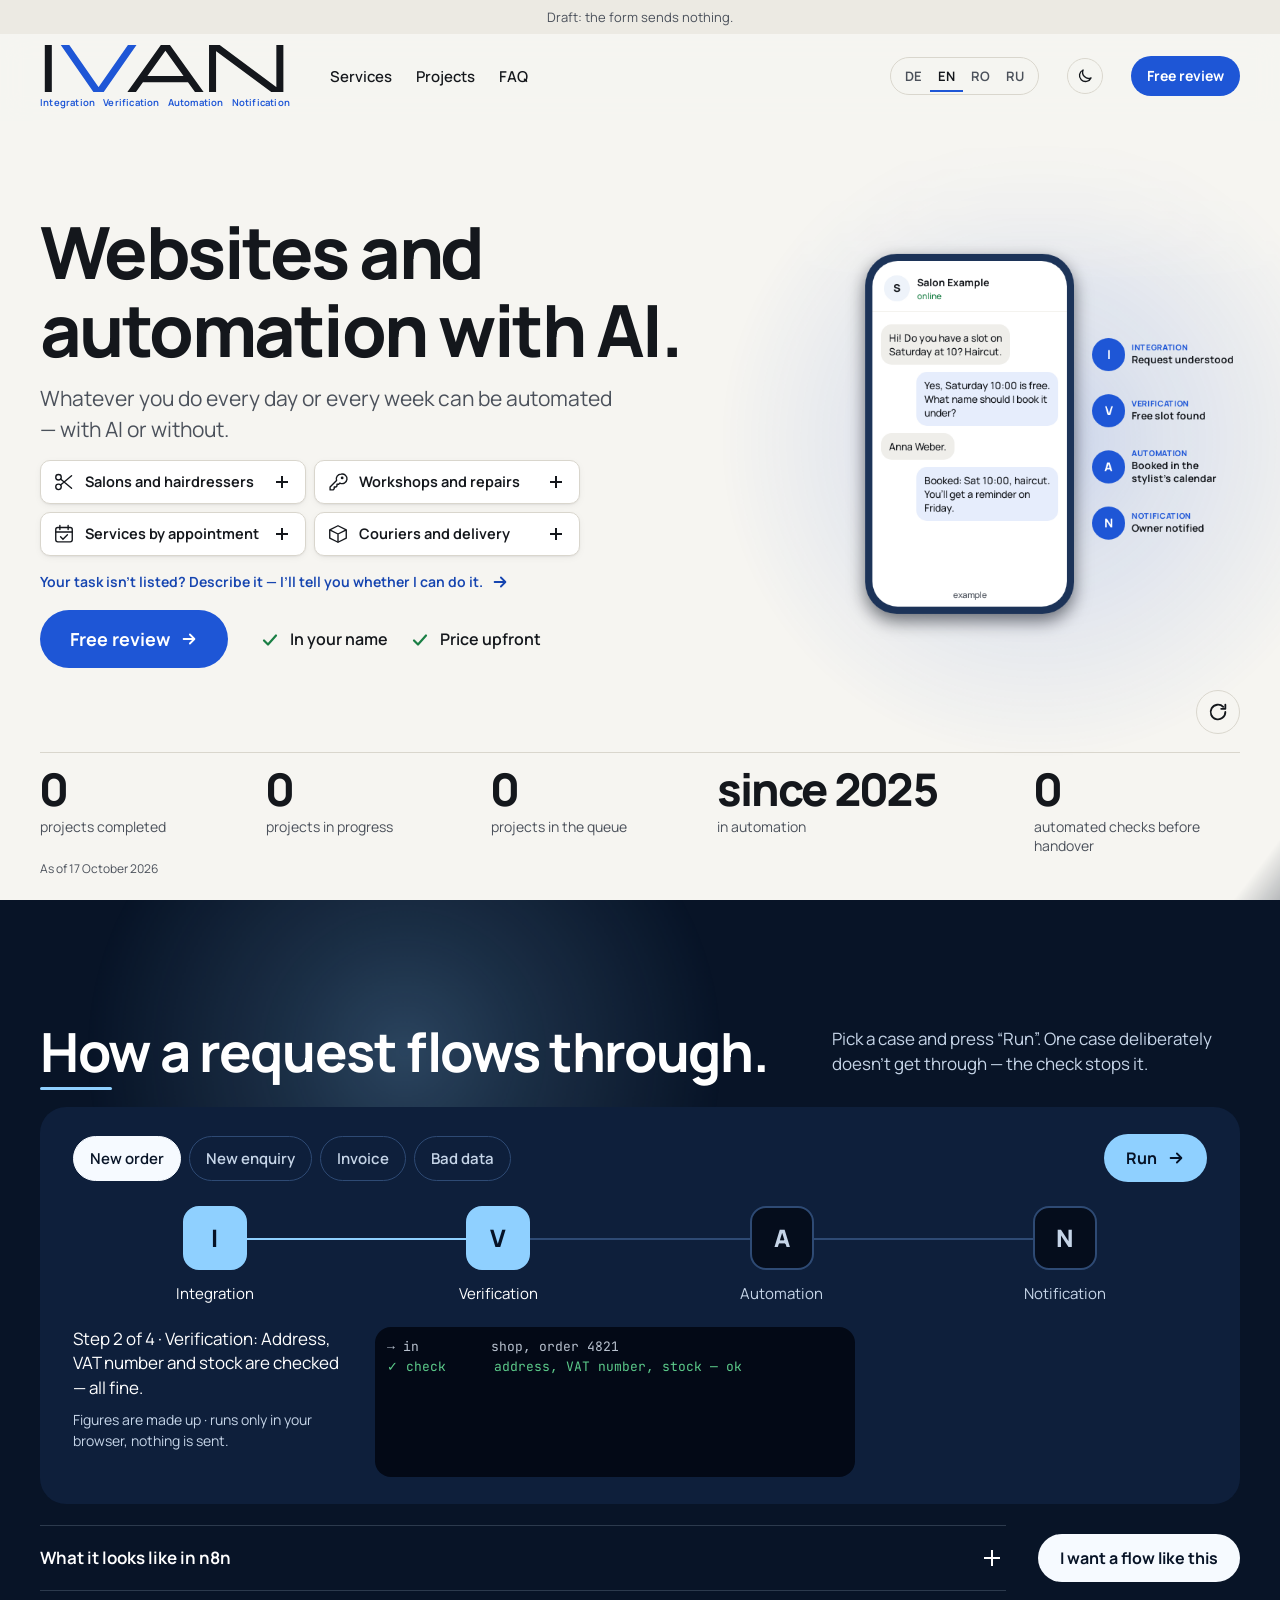
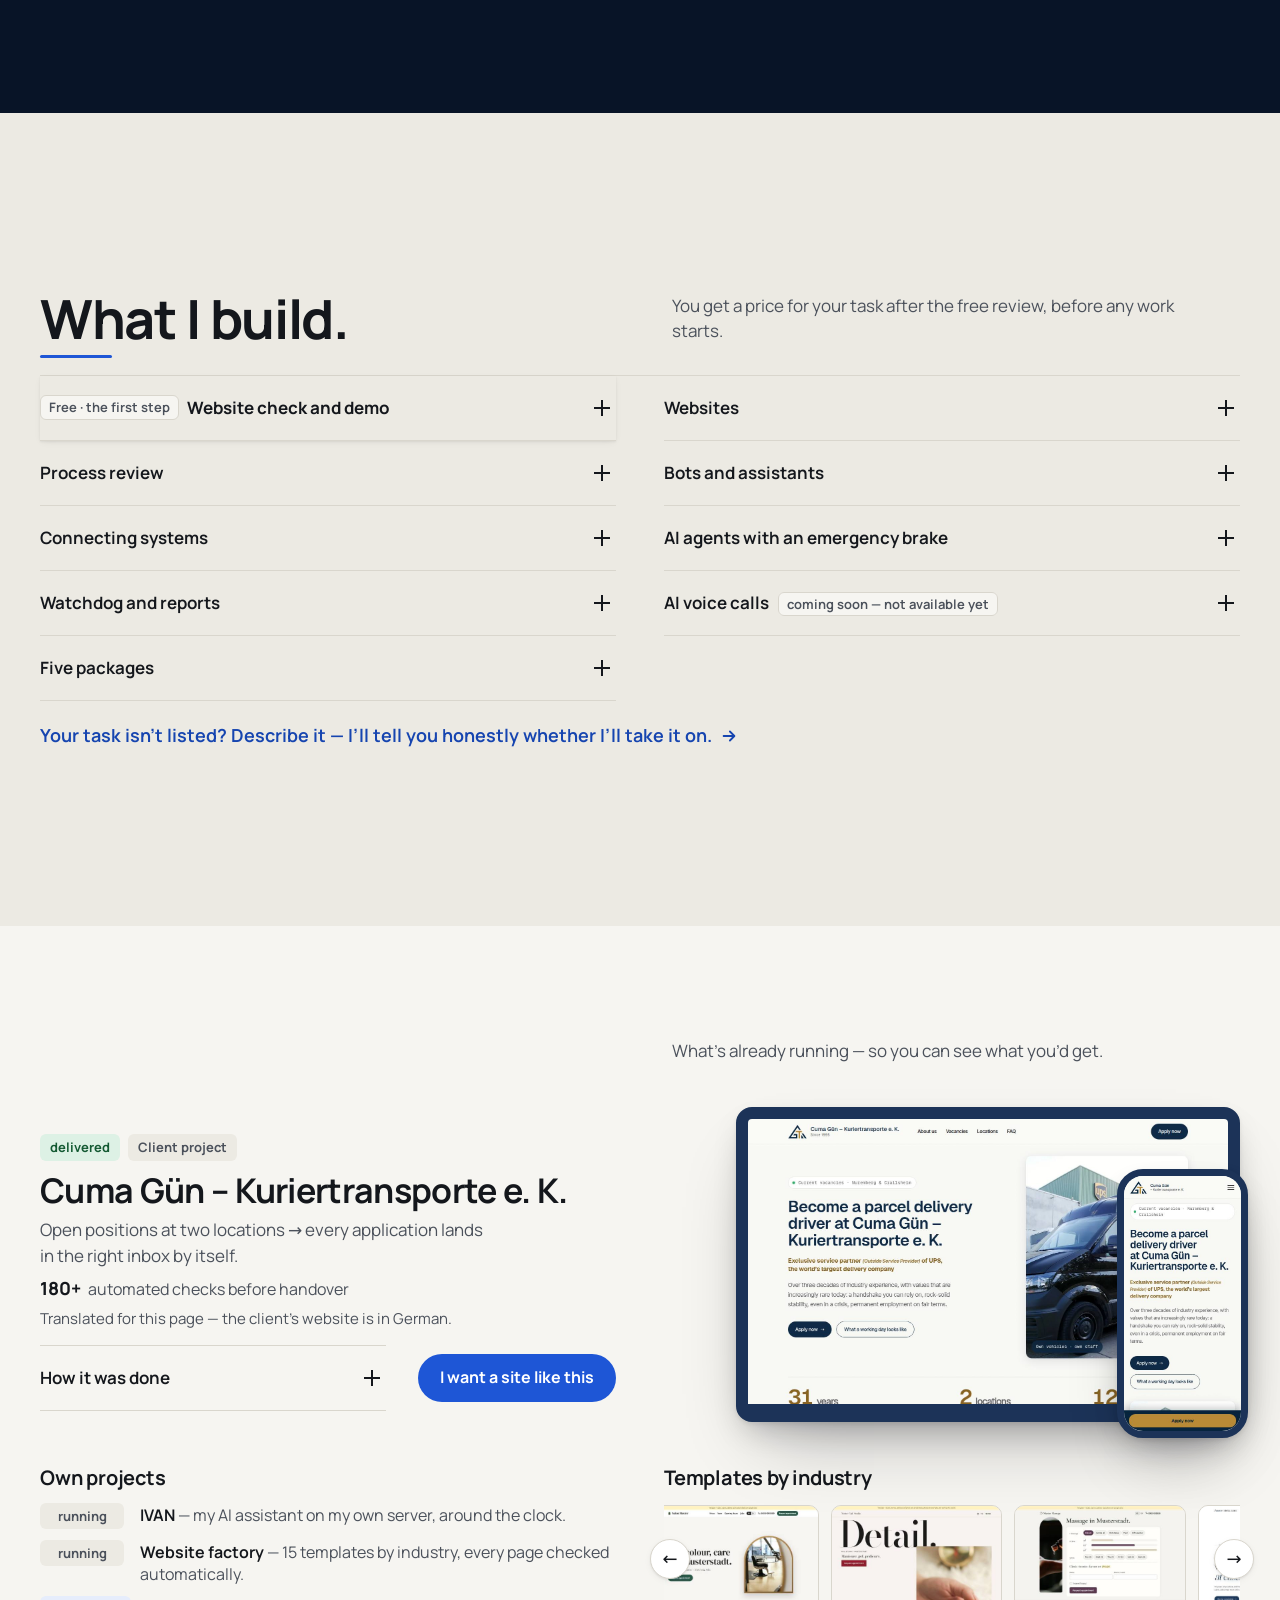
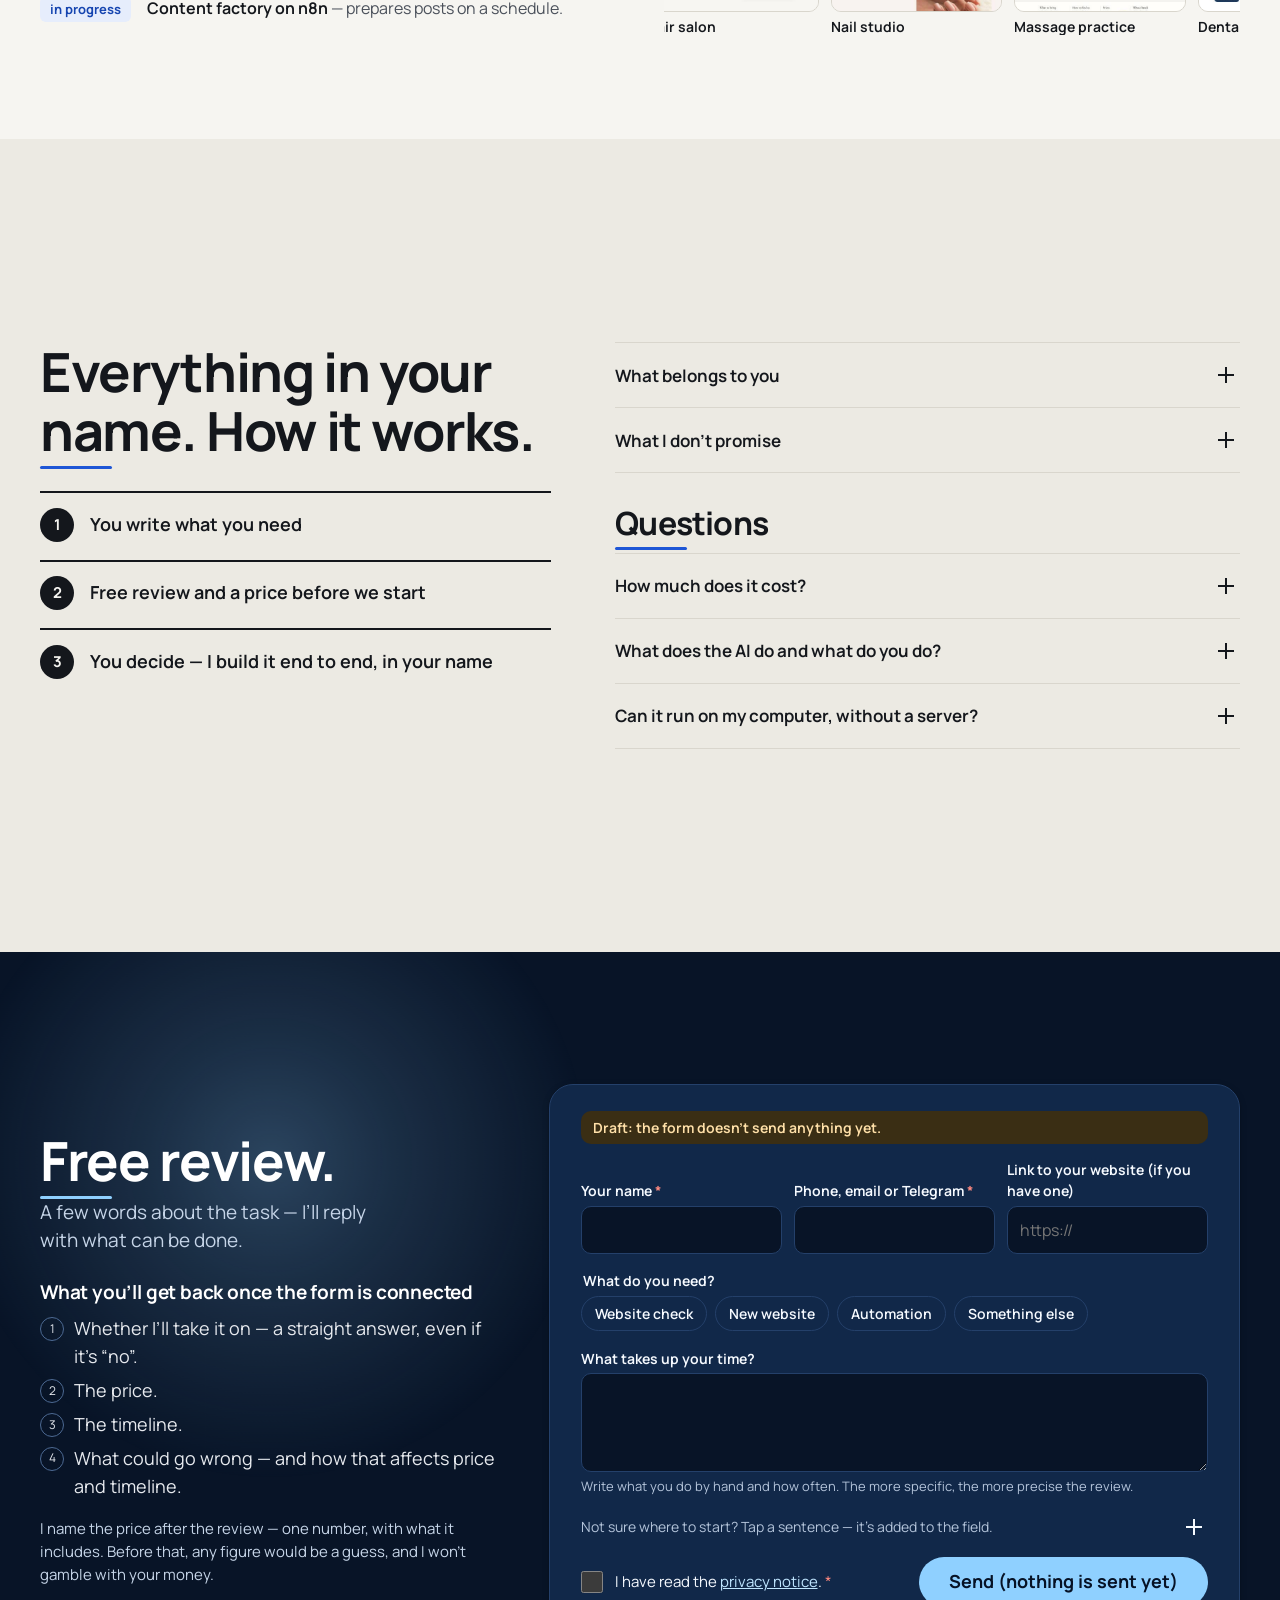
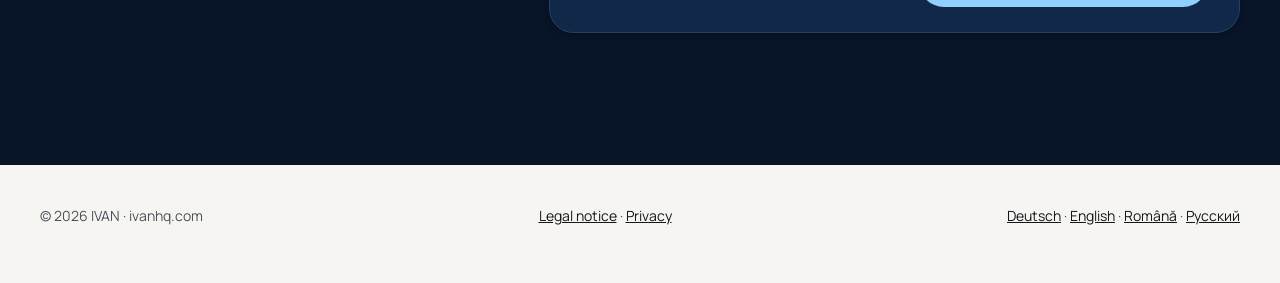
<file: en/index.html>
<!DOCTYPE html>
<html lang="en">
<head>
<meta charset="utf-8">
<meta name="viewport" content="width=device-width, initial-scale=1">
<title>IVAN — Websites and AI automation for small businesses</title>
<meta name="description" content="Websites and AI automation for salons, workshops and practices. Everything in your name, price before we start. The first review is free.">
<meta name="robots" content="noindex, nofollow">
<link rel="canonical" href="https://ivanhq.com/en/">
<link rel="alternate" hreflang="de" href="https://ivanhq.com/"><link rel="alternate" hreflang="en" href="https://ivanhq.com/en/"><link rel="alternate" hreflang="ro" href="https://ivanhq.com/ro/"><link rel="alternate" hreflang="ru" href="https://ivanhq.com/ru/"><link rel="alternate" hreflang="x-default" href="https://ivanhq.com/">
<meta property="og:type" content="website"><meta property="og:title" content="IVAN — Websites and AI automation for small businesses"><meta property="og:description" content="Websites and AI automation for salons, workshops and practices. Everything in your name, price before we start. The first review is free."><meta property="og:locale" content="en_GB"><meta property="og:image" content="https://ivanhq.com/en/predprosmotr.jpg"><meta property="og:image:width" content="1200"><meta property="og:image:height" content="630"><meta property="og:image:alt" content="IVAN: websites and AI automation. The first review is free."><meta name="twitter:card" content="summary_large_image">
<meta name="theme-color" content="#081427">
<script>try{if(localStorage.getItem("ivan-tema")==="sinyaya")document.documentElement.setAttribute("data-tema","sinyaya")}catch(e){}</script>
<script>(function(){var h=document.documentElement,t=false,v=false;try{t=matchMedia("(prefers-reduced-motion: reduce)").matches}catch(e){}try{v=sessionStorage.getItem("ivan-intro")==="1"}catch(e){}if(!t&&!v&&!location.hash&&location.search.indexOf("nointro")<0){h.classList.add("intro-idyot");setTimeout(function(){if(!window.IVAN_APP)h.classList.remove("intro-idyot")},5500)}})();</script><noscript><style>.intro{display:none!important}</style></noscript>
<link rel="icon" href="../favicon.ico" sizes="any">
<link rel="icon" href="../favicon.svg" type="image/svg+xml">
<link rel="apple-touch-icon" href="../apple-touch-icon.png">
<link rel="preload" href="../shrifty/manrope-latin-wght-normal.woff2" as="font" type="font/woff2" crossorigin>
<link rel="stylesheet" href="../stil.css">
</head>
<body>
<a class="k-soderzhaniyu" href="#glavnoe">Skip to content</a>
<div class="intro" id="intro" role="dialog" aria-modal="true" aria-label="IVAN intro">
  <video id="intro-rolik" data-src="../ivan-intro.mp4" muted playsinline preload="none" aria-label="IVAN intro: the letters I, V, A and N assemble from light, then the line Integration · Verification · Automation · Notification"></video>
  <div class="intro-poverh">
    <div class="intro-stroka"><span class="intro-marka">IVAN</span><span class="intro-podpis">routine automation</span></div>
    <div class="intro-stroka">
      <div class="intro-hod"><i id="intro-hod"></i></div>
      <button type="button" class="intro-knopka intro-zvuk" id="intro-zvuk" aria-pressed="false">Sound: off</button>
      <button type="button" class="intro-knopka" id="intro-mimo">Skip intro</button>
    </div>
  </div>
</div>
<p class="chernovik" id="top">Draft: the form sends nothing.</p>
<header class="shapka" id="shapka">
  <div class="ramka shapka-v">
    <a class="znak" href="#top" aria-label="IVAN — Integration · Verification · Automation · Notification" id="znak"><svg class="znak-b" viewBox="590 412.5 740 140" aria-hidden="true"><g fill="none" stroke="currentColor" stroke-width="20.8" stroke-linejoin="miter" stroke-miterlimit="12"><path data-b="0" d="M614.6 395V570"/><path data-b="1" d="M655.4 400L763.3 555.4L871.7 400"/><path data-b="3" d="M1100.75 570V409.8L1300 557.5V395"/><path data-b="2" d="M851.8 565L961.2 411.5L1071.1 565"/><path data-b="2" d="M895 513.4H1028" stroke-width="18.75"/></g></svg><span class="znak-s" lang="en"><span>Integration</span><span>Verification</span><span>Automation</span><span>Notification</span></span></a>
    <nav class="nav" aria-label="Menu" id="nav"><a class="nav-tel" href="#ablauf-zayavka">How it works</a><a href="#leistungen">Services</a><a href="#projekte">Projects</a><a href="#fragen">FAQ</a></nav>
    <div class="yazyki" role="group" aria-label="Language"><a href="../index.html" hreflang="de" lang="de" title="Deutsch">DE</a><span class="yaz-tek" aria-current="true" lang="en" title="English">EN</span><a href="../ro/index.html" hreflang="ro" lang="ro" title="Română">RO</a><a href="../ru/index.html" hreflang="ru" lang="ru" title="Русский">RU</a></div>
    <button type="button" class="tema" id="tema" aria-pressed="false" aria-label="Dark theme" data-temnaya="Dark theme" data-svetlaya="Light theme"><svg class="tema-luna" viewBox="0 0 24 24" aria-hidden="true"><path d="M20 14.5A8 8 0 0 1 9.5 4a8 8 0 1 0 10.5 10.5z" fill="none" stroke="currentColor" stroke-width="1.8" stroke-linejoin="round"/></svg><svg class="tema-solnce" viewBox="0 0 24 24" aria-hidden="true"><g fill="none" stroke="currentColor" stroke-width="1.8" stroke-linecap="round"><circle cx="12" cy="12" r="4"/><path d="M12 2.5v2.2M12 19.3v2.2M2.5 12h2.2M19.3 12h2.2M5.3 5.3l1.6 1.6M17.1 17.1l1.6 1.6M5.3 18.7l1.6-1.6M17.1 6.9l1.6-1.6"/></g></svg></button>
    <a class="knopka knopka-mal" href="#analyse">Free review</a>
    <button class="burger" id="burger" type="button" aria-expanded="false" aria-controls="nav" data-otkr="Menu" data-zakr="Close menu"><span></span><span class="vh">Menu</span></button>
  </div>
  <div class="progress" aria-hidden="true"><span id="progress"></span></div>
</header>
<nav class="ukazatel" aria-label="Menu"><ol><li><a href="#ablauf-zayavka" data-k="ablauf-zayavka"><span>1</span>One request</a></li><li><a href="#leistungen" data-k="leistungen"><span>2</span>Services</a></li><li><a href="#projekte" data-k="projekte"><span>3</span>Projects</a></li><li><a href="#sicher" data-k="sicher"><span>4</span>Peace of mind</a></li></ol></nav>
<main id="glavnoe">

<section class="geroj" id="geroj" aria-labelledby="h1">
  <div class="ramka geroj-v">
    <div class="geroj-t">
      <h1 id="h1">Websites and automation with AI.</h1>
      <p class="geroj-sub">Whatever you do every day or every week can be automated — with AI or without.</p>
      <ul class="nishi nishi-geroj" aria-label="Who it’s for"><li><details class="nisha"><summary><svg viewBox="0 0 32 32" aria-hidden="true"><g fill="none" stroke="currentColor" stroke-width="2" stroke-linecap="round"><circle cx="8" cy="9" r="4"/><circle cx="8" cy="23" r="4"/><path d="M11 11.5L27 25M11 20.5L27 7"/></g></svg><span>Salons and hairdressers</span><span class="plyus" aria-hidden="true"></span></summary><ul class="nisha-bsp"><li class="bsp-ich"><em>I build</em> Online booking around the clock, no phone call needed</li><li class="bsp-ich"><em>I build</em> Reminder the day before — fewer empty chairs</li><li class="bsp-ich"><em>I build</em> A request for a review after the visit</li></ul></details></li><li><details class="nisha"><summary><svg viewBox="0 0 32 32" aria-hidden="true"><path d="M20.5 4.5a7 7 0 0 0-6.6 9.3L4.5 23.2V27.5h4.3l1.7-1.7v-2.5h2.5l1.5-1.5v-2.5h2.5l1.8-1.8a7 7 0 1 0 1.7-13z" fill="none" stroke="currentColor" stroke-width="2" stroke-linejoin="round"/><circle cx="22" cy="10" r="2" fill="currentColor"/></svg><span>Workshops and repairs</span><span class="plyus" aria-hidden="true"></span></summary><ul class="nisha-bsp"><li class="bsp-ich"><em>I build</em> Enquiries with photos of the damage arrive sorted in a spreadsheet</li><li class="bsp-ich"><em>I build</em> Cost estimate drafted from your own template</li><li class="bsp-ich"><em>I build</em> A message to the customer as soon as the job is done</li></ul></details></li><li><details class="nisha"><summary><svg viewBox="0 0 32 32" aria-hidden="true"><g fill="none" stroke="currentColor" stroke-width="2" stroke-linecap="round"><rect x="4" y="6.5" width="24" height="21" rx="3"/><path d="M4 13h24M10 3.5v6M22 3.5v6"/><path d="M11 20l3.5 3.5L21 17"/></g></svg><span>Services by appointment</span><span class="plyus" aria-hidden="true"></span></summary><ul class="nisha-bsp"><li class="bsp-ich"><em>I build</em> Bookings only in free slots from your calendar</li><li class="bsp-ich"><em>I build</em> Reminder with a link to cancel or reschedule</li><li class="bsp-ich"><em>I build</em> Pre-appointment questions collected in advance</li></ul></details></li><li><details class="nisha"><summary><svg viewBox="0 0 32 32" aria-hidden="true"><g fill="none" stroke="currentColor" stroke-width="2" stroke-linejoin="round"><path d="M4 10l12-6 12 6v12l-12 6-12-6z"/><path d="M4 10l12 6 12-6M16 16v12"/></g></svg><span>Couriers and delivery</span><span class="plyus" aria-hidden="true"></span></summary><ul class="nisha-bsp"><li class="bsp-gemacht"><em>Done</em> Cuma Gün: applications with files go by email to the right location</li><li class="bsp-ich"><em>I build</em> Orders from a form or email → one list for dispatch</li><li class="bsp-ich"><em>I build</em> A short message to the customer once delivered</li></ul></details></li></ul>
      <a class="ssylka ssylka-mal" href="#analyse">Your task isn’t listed? Describe it — I’ll tell you whether I can do it. <svg viewBox="0 0 20 20" aria-hidden="true"><path d="M4 10h11M11 5l5 5-5 5" fill="none" stroke="currentColor" stroke-width="2" stroke-linecap="round" stroke-linejoin="round"/></svg></a>
      <div class="geroj-cta"><a class="knopka knopka-bol" href="#analyse">Free review <svg viewBox="0 0 20 20" aria-hidden="true"><path d="M4 10h11M11 5l5 5-5 5" fill="none" stroke="currentColor" stroke-width="2" stroke-linecap="round" stroke-linejoin="round"/></svg></a>
      <ul class="galki galki-ryad"><li><svg viewBox="0 0 20 20" aria-hidden="true"><path d="M4 10.5l4 4 8-9" fill="none" stroke="currentColor" stroke-width="2.2" stroke-linecap="round" stroke-linejoin="round"/></svg><span>In your name</span></li><li><svg viewBox="0 0 20 20" aria-hidden="true"><path d="M4 10.5l4 4 8-9" fill="none" stroke="currentColor" stroke-width="2.2" stroke-linecap="round" stroke-linejoin="round"/></svg><span>Price upfront</span></li></ul></div>
    </div>
    <div class="geroj-v2">
      <canvas class="scena" id="scena" width="560" height="560" role="img" aria-label="example, Salon Example: Hi! Do you have a slot on Saturday at 10? Haircut. / Yes, Saturday 10:00 is free. What name should I book it under? / Anna Weber. / Booked: Sat 10:00, haircut. You’ll get a reminder on Friday. — IVAN: I Request understood, V Free slot found, A Booked in the stylist’s calendar, N Owner notified"></canvas>
      <button type="button" class="snova" id="snova" aria-label="Play again"><svg viewBox="0 0 24 24" aria-hidden="true"><path d="M20 12a8 8 0 1 1-2.3-5.6M20 4v4.5h-4.5" fill="none" stroke="currentColor" stroke-width="2" stroke-linecap="round" stroke-linejoin="round"/></svg></button>
    </div>
  </div>
  <div class="ramka"><div class="schetchiki" role="group" aria-label="In numbers"><ul class="schet" id="schet"><li><b data-do="4" data-hvost="">4</b><span>projects completed</span></li><li><b data-do="3" data-hvost="">3</b><span>projects in progress</span></li><li><b data-do="4" data-hvost="">4</b><span>projects in the queue</span></li><li><b>since 2025</b><span>in automation</span></li><li><b data-do="180" data-hvost="+">180+</b><span>automated checks before handover</span></li></ul><p class="snoska">As of 17 October 2026</p></div></div>
</section>

<section class="glava glava-temn" id="ablauf-zayavka" data-k="ablauf-zayavka" aria-labelledby="k2h">
  <div class="ramka">
    <div class="glava-shapka"><h2 id="k2h">How a request flows through.</h2><p>Pick a case and press “Run”. One case deliberately doesn’t get through — the check stops it.</p></div>
    <div class="demo">
      <div class="demo-upr"><div class="sluchai" role="group"><button type="button" class="sluchaj" data-s="0" aria-pressed="true">New order</button><button type="button" class="sluchaj" data-s="1" aria-pressed="false">New enquiry</button><button type="button" class="sluchaj" data-s="2" aria-pressed="false">Invoice</button><button type="button" class="sluchaj" data-s="3" aria-pressed="false">Bad data</button></div><button type="button" class="knopka" id="pusk">Run <svg viewBox="0 0 20 20" aria-hidden="true"><path d="M4 10h11M11 5l5 5-5 5" fill="none" stroke="currentColor" stroke-width="2" stroke-linecap="round" stroke-linejoin="round"/></svg></button></div>
      <ol class="uzly" id="uzly"><li class="uzel" data-i="0"><b>I</b><span>Integration</span></li><li class="uzel" data-i="1"><b>V</b><span>Verification</span></li><li class="uzel" data-i="2"><b>A</b><span>Automation</span><small class="uzel-gas">Nothing is booked.</small></li><li class="uzel" data-i="3"><b>N</b><span>Notification</span></li></ol>
      <div class="demo-niz">
        <div class="demo-tekst"><p class="demo-shag" id="demo-shag" aria-live="polite">&nbsp;</p>
        <p class="snoska">Figures are made up · runs only in your browser, nothing is sent.</p></div>
        <pre class="zhurnal" id="zhurnal" aria-label="Log"></pre>
        <div class="tg" id="tg" hidden><p class="tg-z">Telegram · example</p><p id="tg-t"></p><p class="tg-v">now · IVAN</p></div>
      </div>
    </div>
    <div class="glava-niz">
    <details class="n8n sv"><summary class="sv-z"><span>What it looks like in n8n</span><span class="plyus" aria-hidden="true"></span></summary>
      <h3>What a real workflow looks like</h3>
      <ol class="n8n-ryad"><li><span class="n8n-kv"><svg viewBox="0 0 24 24" aria-hidden="true"><g fill="none" stroke="#e91e63" stroke-width="1.6"><circle cx="12" cy="7" r="1.5" fill="#e91e63" stroke="none"/><circle cx="6.5" cy="16.5" r="1.5" fill="#e91e63" stroke="none"/><circle cx="17.5" cy="16.5" r="1.5" fill="#e91e63" stroke="none"/><path d="M15.3 8.9A3.8 3.8 0 1 0 10.1 10.3L6.5 16.5"/><path d="M6.5 12.7a3.8 3.8 0 1 0 3.8 3.8h7.2"/><path d="M14.2 18.4a3.8 3.8 0 1 0 1.4-5.2L12 7"/></g></svg></span><span>Request arrives</span></li><li><span class="n8n-kv"><svg viewBox="0 0 24 24" aria-hidden="true"><path d="M9 3.8H6.3a1.5 1.5 0 0 0-1.5 1.5v4.1a1.5 1.5 0 0 1-.4 1.1L2.8 12l1.6 1.5a1.5 1.5 0 0 1 .4 1.1v4.1a1.5 1.5 0 0 0 1.5 1.5H9M15 3.8h2.7a1.5 1.5 0 0 1 1.5 1.5v4.1a1.5 1.5 0 0 0 .4 1.1l1.6 1.5-1.6 1.5a1.5 1.5 0 0 0-.4 1.1v4.1a1.5 1.5 0 0 1-1.5 1.5H15" fill="none" stroke="#ff9922" stroke-width="1.6"/></svg></span><span>Assemble request</span></li><li><span class="n8n-kv"><svg viewBox="0 0 24 24" aria-hidden="true"><path d="M3.8 15.3a1.5 1.5 0 0 1 1.5-1.5h13.4a1.5 1.5 0 0 1 1.5 1.5v3.4a1.5 1.5 0 0 1-1.5 1.5H5.3a1.5 1.5 0 0 1-1.5-1.5zM16.8 16v2M13.8 16v2M10.8 7.3l-3 3-3-3M19.2 5l-3-3-3 3M7.8 2v8.2M16.2 10.2V2" fill="none" stroke="#44aa44" stroke-width="1.6"/></svg></span><span>Save</span></li><li><span class="n8n-kv"><svg viewBox="0 0 24 24" aria-hidden="true"><path d="M9 3.8H6.3a1.5 1.5 0 0 0-1.5 1.5v4.1a1.5 1.5 0 0 1-.4 1.1L2.8 12l1.6 1.5a1.5 1.5 0 0 1 .4 1.1v4.1a1.5 1.5 0 0 0 1.5 1.5H9M15 3.8h2.7a1.5 1.5 0 0 1 1.5 1.5v4.1a1.5 1.5 0 0 0 .4 1.1l1.6 1.5-1.6 1.5a1.5 1.5 0 0 0-.4 1.1v4.1a1.5 1.5 0 0 1-1.5 1.5H15" fill="none" stroke="#ff9922" stroke-width="1.6"/></svg></span><span>Reply</span></li></ol>
      <p class="snoska">Rebuilt from a real n8n workflow. For your task, I’ll build one of your own.</p>
    </details>
    <a class="knopka knopka-svet" href="#analyse">I want a flow like this</a>
    </div>
  </div>
</section>


<section class="glava glava-2" id="leistungen" data-k="leistungen" aria-labelledby="k4h">
  <div class="ramka">
    <div class="glava-shapka"><h2 id="k4h">What I build.</h2><p>You get a price for your task after the free review, before any work starts.</p></div>
    <div class="usl-setka">
    <details class="audit sv"><summary class="sv-z"><span><em class="metka-mal">Free · the first step</em> <b>Website check and demo</b></span><span class="plyus" aria-hidden="true"></span></summary>
      <div class="audit-v"><div><p>For small businesses with an outdated website.</p><a class="knopka" href="#analyse">Request a free website check</a></div>
      <ul class="galki"><li><svg viewBox="0 0 20 20" aria-hidden="true"><path d="M4 10.5l4 4 8-9" fill="none" stroke="currentColor" stroke-width="2.2" stroke-linecap="round" stroke-linejoin="round"/></svg><span>How customers see your website on a phone — every finding with a screenshot.</span></li><li><svg viewBox="0 0 20 20" aria-hidden="true"><path d="M4 10.5l4 4 8-9" fill="none" stroke="currentColor" stroke-width="2.2" stroke-linecap="round" stroke-linejoin="round"/></svg><span>Impressum, privacy notice, cookie banner: checked against German requirements. Not legal advice.</span></li><li><svg viewBox="0 0 20 20" aria-hidden="true"><path d="M4 10.5l4 4 8-9" fill="none" stroke="currentColor" stroke-width="2.2" stroke-linecap="round" stroke-linejoin="round"/></svg><span>A demo: the first screen of your new website, “before / after”.</span></li><li><svg viewBox="0 0 20 20" aria-hidden="true"><path d="M4 10.5l4 4 8-9" fill="none" stroke="currentColor" stroke-width="2.2" stroke-linecap="round" stroke-linejoin="round"/></svg><span>What can be automated — booking, reminders, reviews.</span></li></ul></div>
    </details>
    <details class="usluga">
      <summary><span class="usl-z"><b>Websites</b></span><span class="plyus" aria-hidden="true"></span></summary>
      <div class="usl-tel"><p class="usl-k">A website that works for you, not one that just sits at an address.</p><p>A clear first screen and a form that reaches you straight away — built for phones first.</p></div>
    </details><details class="usluga">
      <summary><span class="usl-z"><b>Process review</b></span><span class="plyus" aria-hidden="true"></span></summary>
      <div class="usl-tel"><p class="usl-k">A map of your processes, with numbers.</p><p>Where you type things twice and wait — with minutes per step. The map is yours to keep.</p></div>
    </details><details class="usluga">
      <summary><span class="usl-z"><b>Bots and assistants</b></span><span class="plyus" aria-hidden="true"></span></summary>
      <div class="usl-tel"><p class="usl-k">Take orders and answer the usual questions.</p><p>In Telegram, Slack, Teams or WhatsApp: take orders, answer the usual questions, pass the rest to a person.</p></div>
    </details><details class="usluga">
      <summary><span class="usl-z"><b>Connecting systems</b></span><span class="plyus" aria-hidden="true"></span></summary>
      <div class="usl-tel"><p class="usl-k">Enter it once — it shows up everywhere it’s needed.</p><p>Shop, customer list, email, spreadsheets: enter once, visible everywhere. Runs on n8n — can be handed over to someone else.</p></div>
    </details><details class="usluga">
      <summary><span class="usl-z"><b>AI agents with an emergency brake</b></span><span class="plyus" aria-hidden="true"></span></summary>
      <div class="usl-tel"><p class="usl-k">The agent asks, you answer with one button.</p><p>No email to a customer, no payment, no change to the customer list without your approval. It asks, you answer with one button.</p></div>
    </details><details class="usluga">
      <summary><span class="usl-z"><b>Watchdog and reports</b></span><span class="plyus" aria-hidden="true"></span></summary>
      <div class="usl-tel"><p class="usl-k">If something breaks at 4 a.m., you hear it from me, not from a customer.</p><p>If something breaks at four in the morning, you hear it from me, not from a customer. Plus a short weekly report.</p></div>
    </details><details class="usluga">
      <summary><span class="usl-z"><b>AI voice calls</b> <em class="metka-mal">coming soon — not available yet</em></span><span class="plyus" aria-hidden="true"></span></summary>
      <div class="usl-tel"><p class="usl-k">The voice says in its first sentence that it is a machine.</p><p>The voice says in its very first sentence that it is a machine. Recording only with permission.</p></div>
    </details>
    <details class="sv sv-pakety"><summary class="sv-z"><span>Five packages</span><span class="plyus" aria-hidden="true"></span></summary>
    <ul class="pakety"><li><b>Website check</b><em>free</em><span>How customers see your website and how it could look new.</span></li><li><b>New website</b><span>Mobile-first, with booking or an enquiry form.</span></li><li><b>n8n in your name</b><span>Your automation on your server — you hold the access.</span></li><li><b>Automation</b><span>Enquiry → Telegram, email → draft reply, appointment reminder.</span></li><li><b>Support</b><em>monthly</em><span>Updates, backups, small changes.</span></li></ul>
    <p class="gde">Runs on your machine, on your server or in the country you choose. <a href="#sicher">I’ll tell you beforehand where the data goes.</a></p>
    <h3 class="h3-otd">What can be connected</h3>
    <ul class="pary"><li><span>Shop</span><i aria-hidden="true">⇄</i><span>Customer list</span></li><li><span>Enquiry</span><i aria-hidden="true">⇄</i><span>Telegram</span></li><li><span>Payment</span><i aria-hidden="true">⇄</i><span>Bookkeeping</span></li><li><span>Email</span><i aria-hidden="true">⇄</i><span>Spreadsheet</span></li></ul>
    <p class="snoska">I work with: n8n · Claude · Telegram · Gmail. These names are trademarks of their owners. I’m not affiliated with these companies — I only use their tools.</p>
    </details>
    </div>
    <a class="ssylka" href="#analyse">Your task isn’t listed? Describe it — I’ll tell you honestly whether I’ll take it on. <svg viewBox="0 0 20 20" aria-hidden="true"><path d="M4 10h11M11 5l5 5-5 5" fill="none" stroke="currentColor" stroke-width="2" stroke-linecap="round" stroke-linejoin="round"/></svg></a>
  </div>
</section>

<section class="glava" id="projekte" data-k="projekte" aria-labelledby="k5h">
  <div class="ramka">
    <div class="glava-shapka"><h2 id="k5h">Projects.</h2><p>What’s already running — so you can see what you’d get.</p></div>
    <article class="proekt">
      <div class="proekt-t">
        <p class="proekt-metki"><span class="rabota-st st-sdano">delivered</span> <span class="rabota-st">Client project</span></p>
        <h3>Cuma Gün – Kuriertransporte e. K.</h3><p class="proekt-kurz">Open positions at two locations → every application lands in the right inbox by itself.</p>
        <p class="proekt-proverki"><b>180+</b> automated checks before handover</p>
        <p class="snoska ustr-pometka" id="cuma-perevod">Translated for this page — the client’s website is in German.</p>
        <div class="proekt-niz"><details class="sv sv-proekt"><summary class="sv-z"><span>How it was done</span><span class="plyus" aria-hidden="true"></span></summary>
        <p>Careers website for a courier company based in Nuremberg and Crailsheim</p>
        <ol class="istoriya"><li><b>Task</b><span>Open positions at two locations, Nuremberg and Crailsheim.</span></li><li><b>Built</b><span>A careers page and an application form with file upload.</span></li><li><b>Result</b><span>Every application goes automatically to the right location’s inbox.</span></li></ol>
        <ul class="tsifry"><li><b>2</b><span>cities, Nuremberg and Crailsheim</span></li><li><b>1 form</b><span>applications with files go straight to the right location’s inbox</span></li><li><b>180+</b><span>automated checks before handover</span></li></ul>
        <p class="snoska">Handed over to the client on 7 October 2026 · live at guen-transporte.de</p>
        <div class="dalshe"><p class="dalshe-h">What can come next</p><ul><li><em>I build</em> online booking for interviews</li><li><em>I build</em> a bot that answers applicants’ standard questions</li><li><em>I build</em> an automatic overview of all applications</li></ul></div>
        </details>
        <!-- рекомендательное письмо клиента: показать, только когда оно есть (слово владельца 18-10 — обещать нельзя) -->
        <div class="pismo" id="pismo" hidden></div>
        <a class="knopka" href="#analyse">I want a site like this</a></div>
      </div>
      <div class="ustr">
        <a class="otkr-cuma" href="../raboty/cuma-pk-en.jpg" data-yazyk="en" data-n="Cuma Gün – Kuriertransporte e. K." aria-label="Cuma Gün – Kuriertransporte e. K. — view larger"><span class="noutbuk"><img src="../raboty/cuma-pk-en.jpg" data-yazyk="en" alt="Cuma Gün careers website on a computer" width="1440" height="900" loading="lazy" decoding="async"></span></a>
        <div class="tel-mal"><img src="../raboty/cuma-mob-en.jpg" data-yazyk="en" alt="The same website on a phone" width="390" height="844" loading="lazy" decoding="async"></div>
      </div>
    </article>
    <div class="pr-niz">
    <div class="pr-eigene">
    <h3 class="h3-otd">Own projects</h3>
    <ul class="eigene"><li><em class="rabota-st">running</em><p><b>IVAN</b> — my AI assistant on my own server, around the clock.</p></li><li><em class="rabota-st">running</em><p><b>Website factory</b> — 15 templates by industry, every page checked automatically.</p></li><li><em class="rabota-st st-v-rabote">in progress</em><p><b>Content factory on n8n</b> — prepares posts on a schedule.</p></li></ul>
    </div>
    <div class="vorlagen-sekc" id="vorlagen-sekc">
    <h3 class="h3-otd" id="vorlagen">Templates by industry</h3>
    <!-- 19-10 №11 п. 6: шаблоны на виду — лентой карточек, без гармошки; лента листается вбок (пальцем, колесом, кнопками) -->
    <div class="lenta" id="shablony"><ul class="shablony" id="lenta-sp" tabindex="0" aria-label="All 15 templates"><li><a class="shablon" href="../raboty/shablony/friseur-en.jpg" data-cel="../raboty/shablony/friseur-en-cel.jpg" data-yazyk="en" data-n="Hair salon" aria-label="Hair salon — view larger">
      <span class="shablon-kadr"><img src="../raboty/shablony/friseur-en-mal.jpg" data-dl="../raboty/shablony/friseur-en-dl.jpg" data-yazyk="en" alt="" width="480" height="300" loading="lazy" decoding="async"></span><span class="shablon-n">Hair salon</span><em class="rabota-st">template</em></a></li><li><a class="shablon" href="../raboty/shablony/nagel-en.jpg" data-cel="../raboty/shablony/nagel-en-cel.jpg" data-yazyk="en" data-n="Nail studio" aria-label="Nail studio — view larger">
      <span class="shablon-kadr"><img src="../raboty/shablony/nagel-en-mal.jpg" data-dl="../raboty/shablony/nagel-en-dl.jpg" data-yazyk="en" alt="" width="480" height="300" loading="lazy" decoding="async"></span><span class="shablon-n">Nail studio</span><em class="rabota-st">template</em></a></li><li><a class="shablon" href="../raboty/shablony/massage-en.jpg" data-cel="../raboty/shablony/massage-en-cel.jpg" data-yazyk="en" data-n="Massage practice" aria-label="Massage practice — view larger">
      <span class="shablon-kadr"><img src="../raboty/shablony/massage-en-mal.jpg" data-dl="../raboty/shablony/massage-en-dl.jpg" data-yazyk="en" alt="" width="480" height="300" loading="lazy" decoding="async"></span><span class="shablon-n">Massage practice</span><em class="rabota-st">template</em></a></li><li><a class="shablon" href="../raboty/shablony/stomatologiya-en.jpg" data-cel="../raboty/shablony/stomatologiya-en-cel.jpg" data-yazyk="en" data-n="Dental clinic, Chișinău" aria-label="Dental clinic, Chișinău — view larger">
      <span class="shablon-kadr"><img src="../raboty/shablony/stomatologiya-en-mal.jpg" data-dl="../raboty/shablony/stomatologiya-en-dl.jpg" data-yazyk="en" alt="" width="480" height="300" loading="lazy" decoding="async"></span><span class="shablon-n">Dental clinic, Chișinău</span><em class="rabota-st">example</em></a></li><li><a class="shablon" href="../raboty/shablony/physio-en.jpg" data-cel="../raboty/shablony/physio-en-cel.jpg" data-yazyk="en" data-n="Physiotherapy" aria-label="Physiotherapy — view larger">
      <span class="shablon-kadr"><img src="../raboty/shablony/physio-en-mal.jpg" data-dl="../raboty/shablony/physio-en-dl.jpg" data-yazyk="en" alt="" width="480" height="300" loading="lazy" decoding="async"></span><span class="shablon-n">Physiotherapy</span><em class="rabota-st">template</em></a></li><li><a class="shablon" href="../raboty/shablony/anwalt-en.jpg" data-cel="../raboty/shablony/anwalt-en-cel.jpg" data-yazyk="en" data-n="Law firm" aria-label="Law firm — view larger">
      <span class="shablon-kadr"><img src="../raboty/shablony/anwalt-en-mal.jpg" data-dl="../raboty/shablony/anwalt-en-dl.jpg" data-yazyk="en" alt="" width="480" height="300" loading="lazy" decoding="async"></span><span class="shablon-n">Law firm</span><em class="rabota-st">template</em></a></li><li><a class="shablon" href="../raboty/shablony/stb-en.jpg" data-cel="../raboty/shablony/stb-en-cel.jpg" data-yazyk="en" data-n="Tax adviser" aria-label="Tax adviser — view larger">
      <span class="shablon-kadr"><img src="../raboty/shablony/stb-en-mal.jpg" data-dl="../raboty/shablony/stb-en-dl.jpg" data-yazyk="en" alt="" width="480" height="300" loading="lazy" decoding="async"></span><span class="shablon-n">Tax adviser</span><em class="rabota-st">template</em></a></li><li><a class="shablon" href="../raboty/shablony/elektro-en.jpg" data-cel="../raboty/shablony/elektro-en-cel.jpg" data-yazyk="en" data-n="Electrician" aria-label="Electrician — view larger">
      <span class="shablon-kadr"><img src="../raboty/shablony/elektro-en-mal.jpg" data-dl="../raboty/shablony/elektro-en-dl.jpg" data-yazyk="en" alt="" width="480" height="300" loading="lazy" decoding="async"></span><span class="shablon-n">Electrician</span><em class="rabota-st">template</em></a></li><li><a class="shablon" href="../raboty/shablony/shk-en.jpg" data-cel="../raboty/shablony/shk-en-cel.jpg" data-yazyk="en" data-n="Plumbing and heating" aria-label="Plumbing and heating — view larger">
      <span class="shablon-kadr"><img src="../raboty/shablony/shk-en-mal.jpg" data-dl="../raboty/shablony/shk-en-dl.jpg" data-yazyk="en" alt="" width="480" height="300" loading="lazy" decoding="async"></span><span class="shablon-n">Plumbing and heating</span><em class="rabota-st">template</em></a></li><li><a class="shablon" href="../raboty/shablony/dach-en.jpg" data-cel="../raboty/shablony/dach-en-cel.jpg" data-yazyk="en" data-n="Roofer" aria-label="Roofer — view larger">
      <span class="shablon-kadr"><img src="../raboty/shablony/dach-en-mal.jpg" data-dl="../raboty/shablony/dach-en-dl.jpg" data-yazyk="en" alt="" width="480" height="300" loading="lazy" decoding="async"></span><span class="shablon-n">Roofer</span><em class="rabota-st">template</em></a></li><li><a class="shablon" href="../raboty/shablony/maler-en.jpg" data-cel="../raboty/shablony/maler-en-cel.jpg" data-yazyk="en" data-n="Painter" aria-label="Painter — view larger">
      <span class="shablon-kadr"><img src="../raboty/shablony/maler-en-mal.jpg" data-dl="../raboty/shablony/maler-en-dl.jpg" data-yazyk="en" alt="" width="480" height="300" loading="lazy" decoding="async"></span><span class="shablon-n">Painter</span><em class="rabota-st">template</em></a></li><li><a class="shablon" href="../raboty/shablony/tischler-en.jpg" data-cel="../raboty/shablony/tischler-en-cel.jpg" data-yazyk="en" data-n="Carpentry" aria-label="Carpentry — view larger">
      <span class="shablon-kadr"><img src="../raboty/shablony/tischler-en-mal.jpg" data-dl="../raboty/shablony/tischler-en-dl.jpg" data-yazyk="en" alt="" width="480" height="300" loading="lazy" decoding="async"></span><span class="shablon-n">Carpentry</span><em class="rabota-st">template</em></a></li><li><a class="shablon" href="../raboty/shablony/kfz-en.jpg" data-cel="../raboty/shablony/kfz-en-cel.jpg" data-yazyk="en" data-n="Car repair shop" aria-label="Car repair shop — view larger">
      <span class="shablon-kadr"><img src="../raboty/shablony/kfz-en-mal.jpg" data-dl="../raboty/shablony/kfz-en-dl.jpg" data-yazyk="en" alt="" width="480" height="300" loading="lazy" decoding="async"></span><span class="shablon-n">Car repair shop</span><em class="rabota-st">template</em></a></li><li><a class="shablon" href="../raboty/shablony/reinigung-en.jpg" data-cel="../raboty/shablony/reinigung-en-cel.jpg" data-yazyk="en" data-n="Cleaning company" aria-label="Cleaning company — view larger">
      <span class="shablon-kadr"><img src="../raboty/shablony/reinigung-en-mal.jpg" data-dl="../raboty/shablony/reinigung-en-dl.jpg" data-yazyk="en" alt="" width="480" height="300" loading="lazy" decoding="async"></span><span class="shablon-n">Cleaning company</span><em class="rabota-st">template</em></a></li><li><a class="shablon" href="../raboty/shablony/kurier-en.jpg" data-cel="../raboty/shablony/kurier-en-cel.jpg" data-yazyk="en" data-n="Courier service" aria-label="Courier service — view larger">
      <span class="shablon-kadr"><img src="../raboty/shablony/kurier-en-mal.jpg" data-dl="../raboty/shablony/kurier-en-dl.jpg" data-yazyk="en" alt="" width="480" height="300" loading="lazy" decoding="async"></span><span class="shablon-n">Courier service</span><em class="rabota-st">template</em></a></li></ul>
      <button type="button" class="lenta-k lenta-l" aria-label="Previous" aria-controls="lenta-sp" hidden>←</button><button type="button" class="lenta-k lenta-p" aria-label="Next" aria-controls="lenta-sp" hidden>→</button></div>
    <p class="snoska shablony-lead">Each industry gets its own template with its own layout. Names, addresses and numbers in them are examples.</p>
    <dialog class="lupa" id="lupa" aria-labelledby="lupa-n"><div class="lupa-sh"><div class="lupa-z"><p class="lupa-n" id="lupa-n"></p><p class="snoska lupa-pr" id="lupa-pr">Each industry gets its own template with its own layout. Names, addresses and numbers in them are examples.</p></div>
      <div class="lupa-upr"><button type="button" class="knopka knopka-mal" id="lupa-nazad">← Previous</button><button type="button" class="knopka knopka-mal" id="lupa-dalshe">Next →</button>
      <button type="button" class="lupa-x knopka knopka-mal" id="lupa-x">Close</button></div></div>
      <div class="lupa-skrol" id="lupa-skrol" tabindex="0"><img id="lupa-img" alt="" width="1440" height="900"></div></dialog>
    </div>
    </div>
  </div>
</section>

<section class="glava glava-2" id="sicher" data-k="sicher" aria-labelledby="k6h">
  <div class="ramka sicher-v">
    <div class="sicher-l">
    <h2 id="k6h">Everything in your name. How it works.</h2>
    <ol class="shagi" id="ablauf"><li><b>1</b><span>You write what you need</span></li><li><b>2</b><span>Free review and a price before we start</span></li><li><b>3</b><span>You decide — I build it end to end, in your name</span></li></ol>
    </div>
    <div class="sicher-p">
    <details class="sv"><summary class="sv-z"><span>What belongs to you</span><span class="plyus" aria-hidden="true"></span></summary>
    <ul class="tri"><li><b>€0</b><span>the first review</span></li><li><b>100%</b><span>code, accounts and access in your name</span></li><li><b>1</b><span>one person answers for everything</span></li></ul>
    <div class="sravn"><p class="sravn-sh"><span>The usual way</span><span>With me</span></p><ul><li><s>Accounts and server with the contractor</s><svg viewBox="0 0 20 20" aria-hidden="true"><path d="M4 10h11M11 5l5 5-5 5" fill="none" stroke="currentColor" stroke-width="2" stroke-linecap="round" stroke-linejoin="round"/></svg><span>Everything in your name</span></li><li><s>Price after the work</s><svg viewBox="0 0 20 20" aria-hidden="true"><path d="M4 10h11M11 5l5 5-5 5" fill="none" stroke="currentColor" stroke-width="2" stroke-linecap="round" stroke-linejoin="round"/></svg><span>Price before we start</span></li><li><s>Services through a middleman</s><svg viewBox="0 0 20 20" aria-hidden="true"><path d="M4 10h11M11 5l5 5-5 5" fill="none" stroke="currentColor" stroke-width="2" stroke-linecap="round" stroke-linejoin="round"/></svg><span>You pay them directly</span></li><li><s>Unclear what’s inside</s><svg viewBox="0 0 20 20" aria-hidden="true"><path d="M4 10h11M11 5l5 5-5 5" fill="none" stroke="currentColor" stroke-width="2" stroke-linecap="round" stroke-linejoin="round"/></svg><span>Access and backups are yours</span></li></ul></div>
    <p class="gde">Your Claude key and your server: you pay directly, with no mark-up through me.</p>
    </details>
    <details class="sv"><summary class="sv-z"><span>What I don’t promise</span><span class="plyus" aria-hidden="true"></span></summary>
    <ul class="nicht"><li><h3>No “AI replaces people”.</h3><p>Machines take the repetitive part, decisions stay with people.</p></li><li><h3>No magic without access.</h3><p>No access, no automation — I’ll tell you before you pay.</p></li><li><h3>No black box.</h3><p>Code, accounts and keys are yours; the work carries on without me.</p></li><li><h3>No “your data stays with me”.</h3><p>You decide where your data lives.</p></li></ul>
    <p class="kanal">The channel also decides where your data is stored: to keep it in the EU, use your own chat or email; otherwise Telegram, Slack or Teams. I’ll tell you where the data goes before the work starts.</p>
    </details>
    <h2 class="h2-vtor" id="fragen">Questions</h2>
    <div class="voprosy"><details class="vopros"><summary>How much does it cost?<span class="plyus" aria-hidden="true"></span></summary><p>I name the price after the free review, before any work starts — one number, with what it includes.</p></details><details class="vopros"><summary>What does the AI do and what do you do?<span class="plyus" aria-hidden="true"></span></summary><p>The AI writes code and text. I set the task and check the result.</p></details><details class="vopros"><summary>Can it run on my computer, without a server?<span class="plyus" aria-hidden="true"></span></summary><p>Yes, if you prefer. The computer then has to stay on all the time.</p></details></div>
    </div>
  </div>
</section>

<section class="glava forma-gl" id="analyse" aria-labelledby="fh">
  <div class="ramka forma-v">
    <div class="forma-l">
      <h2 id="fh">Free review.</h2><p class="geroj-sub">A few words about the task — I’ll reply with what can be done.</p>
      <h3>What you’ll get back once the form is connected</h3><ul class="otvet"><li>Whether I’ll take it on — a straight answer, even if it’s “no”.</li><li>The price.</li><li>The timeline.</li><li>What could go wrong — and how that affects price and timeline.</li></ul><p class="snoska">I name the price after the review — one number, with what it includes. Before that, any figure would be a guess, and I won’t gamble with your money.</p>
    </div>
    <div class="forma-p">
      <p class="demo-plashka">Draft: the form doesn’t send anything yet.</p>
      <form id="forma" novalidate>
        <div class="polya-ryad">
        <label class="pole"><span>Your name <i>*</i></span><input name="name" autocomplete="name" required></label>
        <label class="pole"><span>Phone, email or Telegram <i>*</i></span><input name="kontakt" autocomplete="email" required></label>
        <label class="pole"><span>Link to your website (if you have one)</span><input name="website" type="url" inputmode="url" placeholder="https://"></label>
        </div>
        <fieldset class="pole"><legend>What do you need?</legend><div class="chipy"><label class="chip"><input type="checkbox" name="was" value="Website check"><span>Website check</span></label><label class="chip"><input type="checkbox" name="was" value="New website"><span>New website</span></label><label class="chip"><input type="checkbox" name="was" value="Automation"><span>Automation</span></label><label class="chip"><input type="checkbox" name="was" value="Something else"><span>Something else</span></label></div></fieldset>
        <label class="pole"><span>What takes up your time?</span><textarea name="text" rows="3" aria-describedby="th"></textarea><small id="th">Write what you do by hand and how often. The more specific, the more precise the review.</small></label>
        <details class="frazy-sv"><summary class="frazy-z">Not sure where to start? Tap a sentence — it’s added to the field.<span class="plyus" aria-hidden="true"></span></summary><div class="frazy"><button type="button" class="fraza">Enquiries come in all over the place — WhatsApp and email.</button><button type="button" class="fraza">I enter appointments in the calendar by hand.</button><button type="button" class="fraza">I write invoices in the evening.</button><button type="button" class="fraza">My website is old and hard to read on a phone.</button></div></details>
        <label class="lovushka" aria-hidden="true">Please leave this field empty<input name="firma2" tabindex="-1" autocomplete="off"></label>
        <p class="oshibka" id="oshibka" hidden>Please fill in the marked fields.</p>
        <div class="forma-niz"><label class="soglasie"><input type="checkbox" name="soglasie" required><span>I have read the <a href="rechtliches.html#datenschutz">privacy notice</a>. <i>*</i></span></label>
        <button class="knopka knopka-bol" type="submit">Send (nothing is sent yet)</button></div>
      </form>
      <div class="itog" id="itog" hidden tabindex="-1">
        <h3>Nothing was sent — and nothing could be.</h3><p>The form isn’t connected yet: what you wrote went nowhere, was stored nowhere and was passed to no one. So your work isn’t lost, copy your text and give it to the person who sent you the link to this website.</p>
        <textarea id="itog-t" rows="7" readonly></textarea>
        <div class="itog-k"><button type="button" class="knopka" id="kop">Copy text</button><button type="button" class="knopka-tekst" id="nazad">Back to the form</button></div>
      </div>
    </div>
  </div>
</section>
</main>
<a class="lip-knopka" id="lip" href="#analyse">Free review</a>
<footer class="podval">
  <div class="ramka podval-v">
    <p>© 2026 IVAN · ivanhq.com</p>
    <p><a href="rechtliches.html#impressum">Legal notice</a> · <a href="rechtliches.html#datenschutz">Privacy</a></p>
    <p class="podval-yaz"><a href="../index.html" hreflang="de" lang="de">Deutsch</a> · <a href="../en/index.html" hreflang="en" lang="en">English</a> · <a href="../ro/index.html" hreflang="ro" lang="ro">Română</a> · <a href="../ru/index.html" hreflang="ru" lang="ru">Русский</a></p>
  </div>
</footer>
<script type="application/json" id="dannye">{"hero": {"chat": [["k", "Hi! Do you have a slot on Saturday at 10? Haircut."], ["b", "Yes, Saturday 10:00 is free. What name should I book it under?"], ["k", "Anna Weber."], ["b", "Booked: Sat 10:00, haircut. You’ll get a reminder on Friday."]], "schritte": ["Request understood", "Free slot found", "Booked in the stylist’s calendar", "Owner notified"], "salon": "Salon Example", "online": "online", "beispiel": "example"}, "k2": {"texte": [["An order comes in from the shop.", "Address, VAT number and stock are checked — all fine.", "The customer is added to the customer list, a draft invoice is ready.", "You get a message in Telegram."], ["An enquiry comes in through the website form.", "Required fields are filled, no duplicate.", "The enquiry goes into the spreadsheet, the customer gets a confirmation.", "You get a message in Telegram."], ["An invoice arrives by email.", "Amount and bank details match the order.", "The invoice is filed in the accounts.", "You get a short summary."], ["An order comes in from the shop.", "The VAT number doesn’t match the country — the check stops the order here.", "Nothing is booked.", "You get a message: “Please check”."]], "telegram": ["Order 4821 accepted · €148.00 · customer added to the customer list · draft invoice ready.", "New enquiry from the website · callback requested · receipt confirmed.", "Invoice from supplier Müller · €312.40 · filed.", "Order 4822 stopped: VAT number doesn’t match the country. Please check."], "buchstaben": ["Integration", "Verification", "Automation", "Notification"], "schritt": "Step", "von": "of", "jetzt": "now", "zhurnal": [["→ in         shop, order 4821", "✓ check      address, VAT number, stock — ok", "→ entry      customer 3391 in the customer list · draft invoice", "✓ message    Telegram · 0.84 s"], ["→ in         website form, request 1077", "✓ check      required fields, no duplicate — ok", "→ entry      spreadsheet, row 212 · confirmation sent", "✓ message    Telegram · 0.61 s"], ["→ in         email, invoice R-5530", "✓ check      amount and bank details = order — ok", "→ entry      bookkeeping, October 2026", "✓ message    summary · 0.92 s"], ["→ in         shop, order 4822", "✕ check      VAT number doesn’t match the country — STOP", "· —          nothing is booked", "✓ message    Telegram · 0.55 s"]]}, "shablony": {"zurueck": "Previous", "weiter": "Next"}, "kopiert": "Copied", "kopieren": "Copy text", "yazyk": "en", "termy": ["Integration", "Verification", "Automation", "Notification"], "intro": {"zvuk_vykl": "Sound: off", "zvuk_vkl": "Sound: on"}}</script>
<script src="../app.js" defer></script>
</body>
</html>
</file>
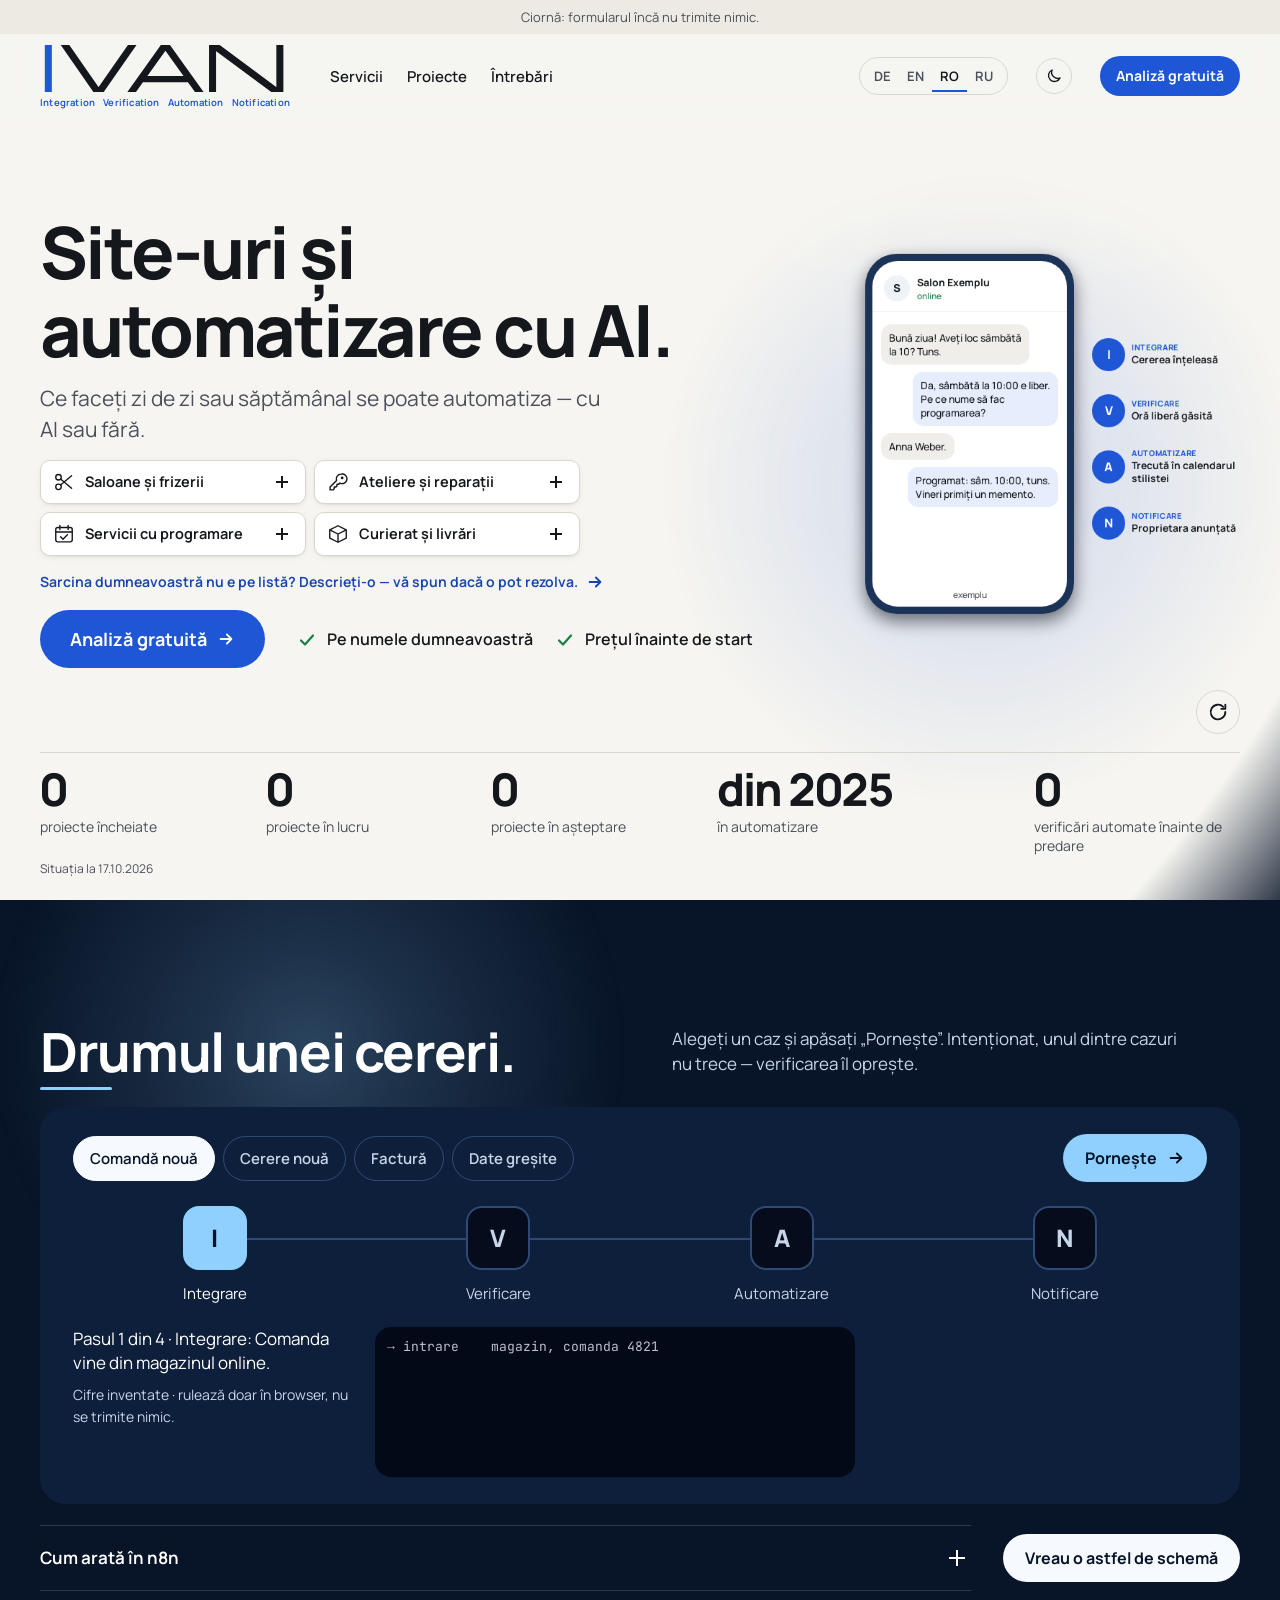
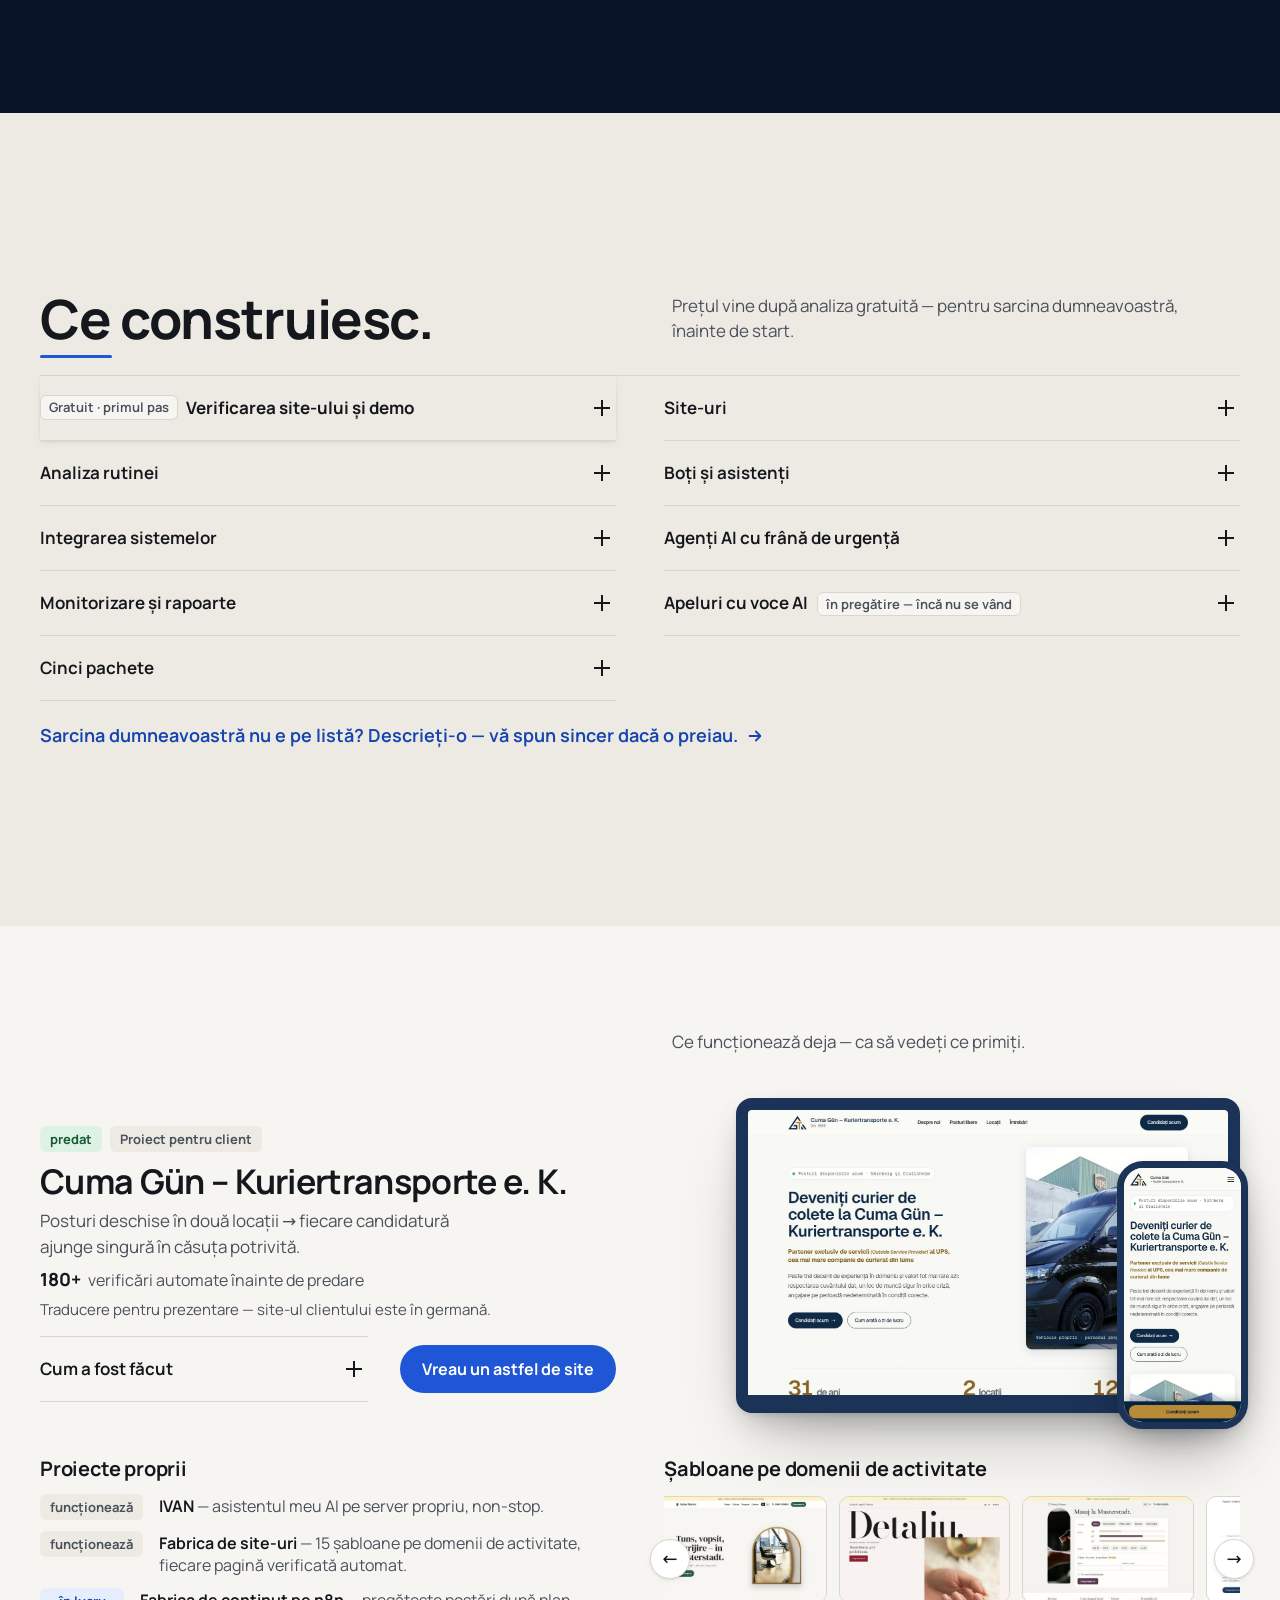
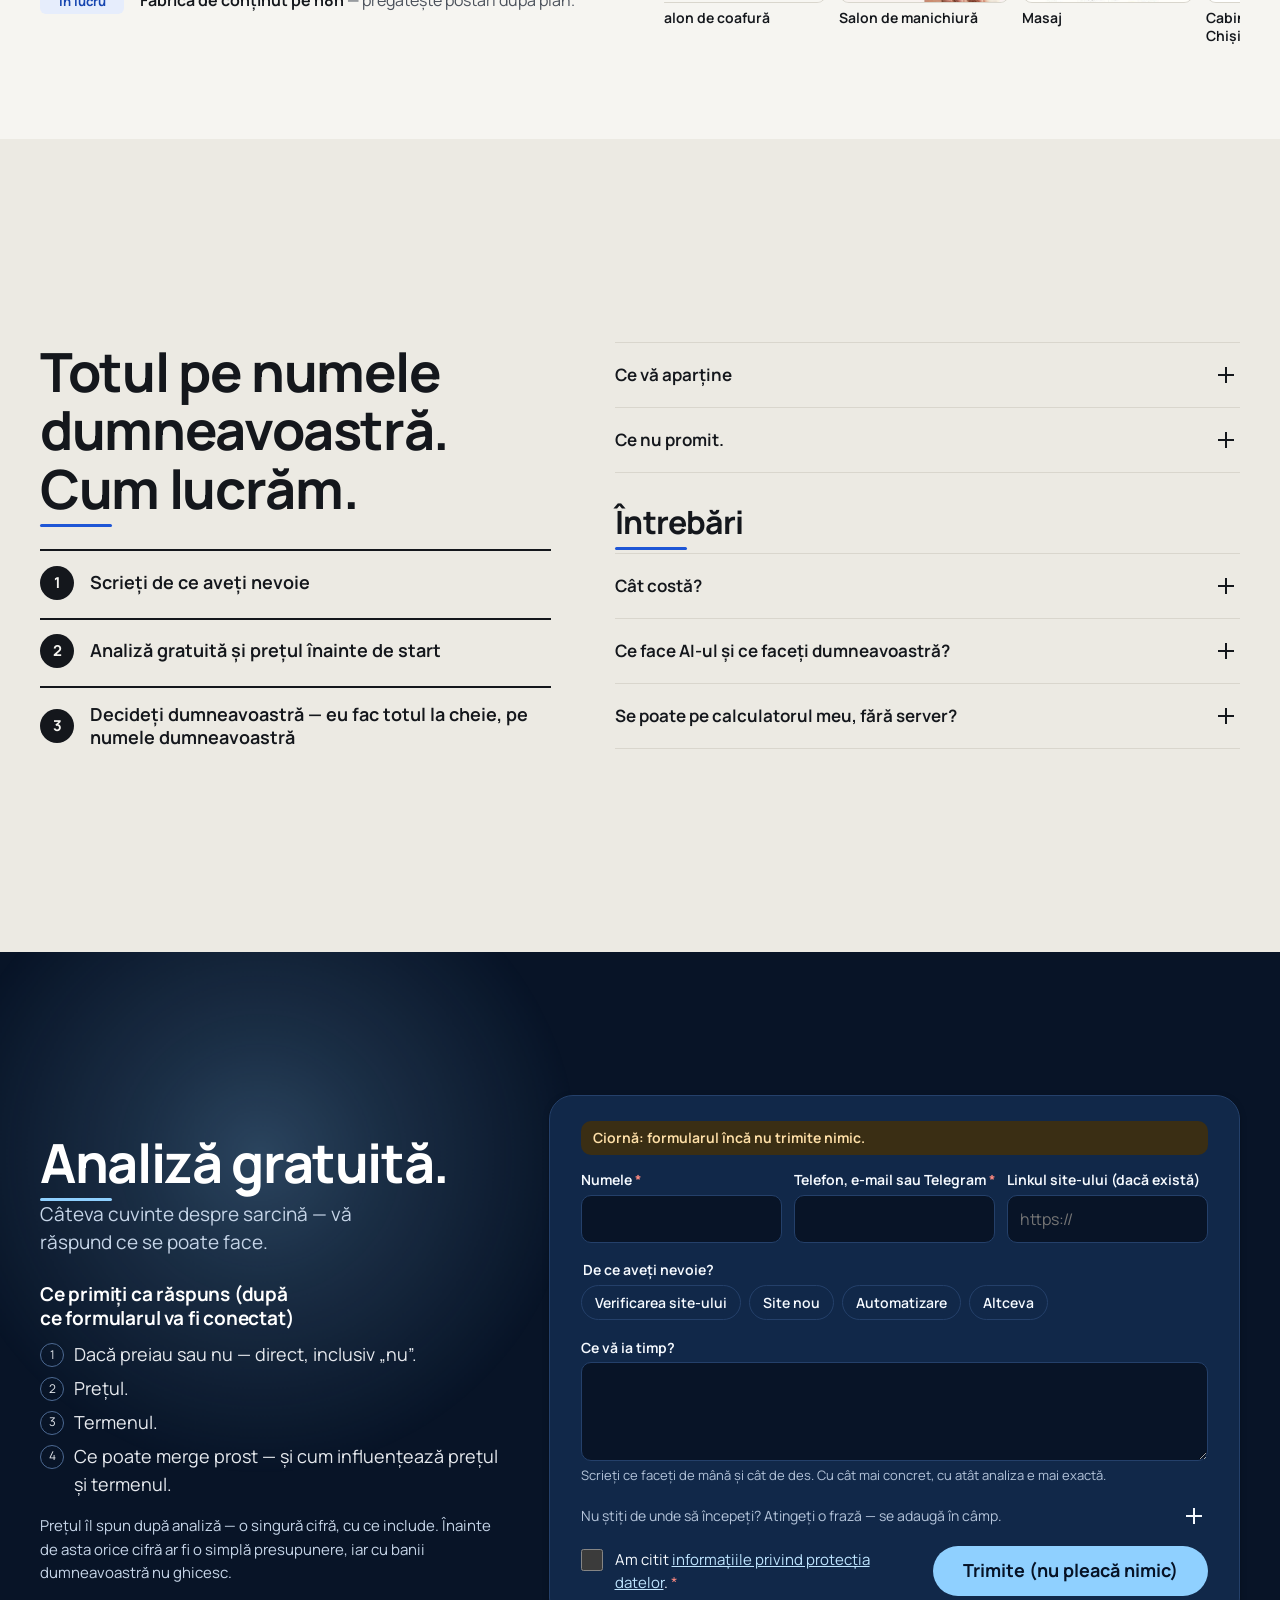
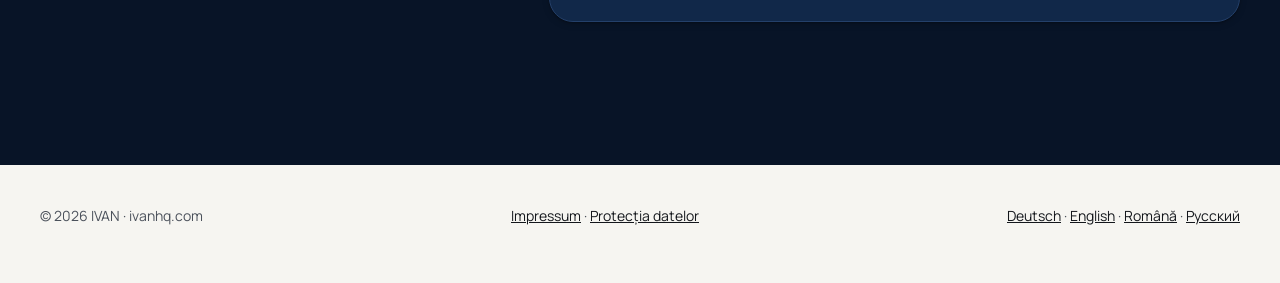
<file: ro/index.html>
<!DOCTYPE html>
<html lang="ro">
<head>
<meta charset="utf-8">
<meta name="viewport" content="width=device-width, initial-scale=1">
<title>IVAN — Site-uri și automatizare cu AI pentru firme mici</title>
<meta name="description" content="Site-uri și automatizare cu AI pentru saloane, ateliere și cabinete. Totul pe numele dumneavoastră, prețul înainte de start. Prima analiză e gratuită.">
<meta name="robots" content="noindex, nofollow">
<link rel="canonical" href="https://ivanhq.com/ro/">
<link rel="alternate" hreflang="de" href="https://ivanhq.com/"><link rel="alternate" hreflang="en" href="https://ivanhq.com/en/"><link rel="alternate" hreflang="ro" href="https://ivanhq.com/ro/"><link rel="alternate" hreflang="ru" href="https://ivanhq.com/ru/"><link rel="alternate" hreflang="x-default" href="https://ivanhq.com/">
<meta property="og:type" content="website"><meta property="og:title" content="IVAN — Site-uri și automatizare cu AI pentru firme mici"><meta property="og:description" content="Site-uri și automatizare cu AI pentru saloane, ateliere și cabinete. Totul pe numele dumneavoastră, prețul înainte de start. Prima analiză e gratuită."><meta property="og:locale" content="ro_RO"><meta property="og:image" content="https://ivanhq.com/ro/predprosmotr.jpg"><meta property="og:image:width" content="1200"><meta property="og:image:height" content="630"><meta property="og:image:alt" content="IVAN: site-uri și automatizare cu AI. Prima analiză e gratuită."><meta name="twitter:card" content="summary_large_image">
<meta name="theme-color" content="#081427">
<script>try{if(localStorage.getItem("ivan-tema")==="sinyaya")document.documentElement.setAttribute("data-tema","sinyaya")}catch(e){}</script>
<script>(function(){var h=document.documentElement,t=false,v=false;try{t=matchMedia("(prefers-reduced-motion: reduce)").matches}catch(e){}try{v=sessionStorage.getItem("ivan-intro")==="1"}catch(e){}if(!t&&!v&&!location.hash&&location.search.indexOf("nointro")<0){h.classList.add("intro-idyot");setTimeout(function(){if(!window.IVAN_APP)h.classList.remove("intro-idyot")},5500)}})();</script><noscript><style>.intro{display:none!important}</style></noscript>
<link rel="icon" href="../favicon.ico" sizes="any">
<link rel="icon" href="../favicon.svg" type="image/svg+xml">
<link rel="apple-touch-icon" href="../apple-touch-icon.png">
<link rel="preload" href="../shrifty/manrope-latin-wght-normal.woff2" as="font" type="font/woff2" crossorigin><link rel="preload" href="../shrifty/manrope-latin-ext-wght-normal.woff2" as="font" type="font/woff2" crossorigin>
<link rel="stylesheet" href="../stil.css">
</head>
<body>
<a class="k-soderzhaniyu" href="#glavnoe">Sari la conținut</a>
<div class="intro" id="intro" role="dialog" aria-modal="true" aria-label="Intro IVAN">
  <video id="intro-rolik" data-src="../ivan-intro.mp4" muted playsinline preload="none" aria-label="Intro IVAN: literele I, V, A și N se formează din lumină, apoi rândul Integration · Verification · Automation · Notification"></video>
  <div class="intro-poverh">
    <div class="intro-stroka"><span class="intro-marka">IVAN</span><span class="intro-podpis">automatizarea rutinei</span></div>
    <div class="intro-stroka">
      <div class="intro-hod"><i id="intro-hod"></i></div>
      <button type="button" class="intro-knopka intro-zvuk" id="intro-zvuk" aria-pressed="false">Sunet: oprit</button>
      <button type="button" class="intro-knopka" id="intro-mimo">Sari peste intro</button>
    </div>
  </div>
</div>
<p class="chernovik" id="top">Ciornă: formularul încă nu trimite nimic.</p>
<header class="shapka" id="shapka">
  <div class="ramka shapka-v">
    <a class="znak" href="#top" aria-label="IVAN — Integration · Verification · Automation · Notification" id="znak"><svg class="znak-b" viewBox="590 412.5 740 140" aria-hidden="true"><g fill="none" stroke="currentColor" stroke-width="20.8" stroke-linejoin="miter" stroke-miterlimit="12"><path data-b="0" d="M614.6 395V570"/><path data-b="1" d="M655.4 400L763.3 555.4L871.7 400"/><path data-b="3" d="M1100.75 570V409.8L1300 557.5V395"/><path data-b="2" d="M851.8 565L961.2 411.5L1071.1 565"/><path data-b="2" d="M895 513.4H1028" stroke-width="18.75"/></g></svg><span class="znak-s" lang="en"><span>Integration</span><span>Verification</span><span>Automation</span><span>Notification</span></span></a>
    <nav class="nav" aria-label="Meniu" id="nav"><a class="nav-tel" href="#ablauf-zayavka">Cum lucrăm</a><a href="#leistungen">Servicii</a><a href="#projekte">Proiecte</a><a href="#fragen">Întrebări</a></nav>
    <div class="yazyki" role="group" aria-label="Limba"><a href="../index.html" hreflang="de" lang="de" title="Deutsch">DE</a><a href="../en/index.html" hreflang="en" lang="en" title="English">EN</a><span class="yaz-tek" aria-current="true" lang="ro" title="Română">RO</span><a href="../ru/index.html" hreflang="ru" lang="ru" title="Русский">RU</a></div>
    <button type="button" class="tema" id="tema" aria-pressed="false" aria-label="Temă întunecată" data-temnaya="Temă întunecată" data-svetlaya="Temă luminoasă"><svg class="tema-luna" viewBox="0 0 24 24" aria-hidden="true"><path d="M20 14.5A8 8 0 0 1 9.5 4a8 8 0 1 0 10.5 10.5z" fill="none" stroke="currentColor" stroke-width="1.8" stroke-linejoin="round"/></svg><svg class="tema-solnce" viewBox="0 0 24 24" aria-hidden="true"><g fill="none" stroke="currentColor" stroke-width="1.8" stroke-linecap="round"><circle cx="12" cy="12" r="4"/><path d="M12 2.5v2.2M12 19.3v2.2M2.5 12h2.2M19.3 12h2.2M5.3 5.3l1.6 1.6M17.1 17.1l1.6 1.6M5.3 18.7l1.6-1.6M17.1 6.9l1.6-1.6"/></g></svg></button>
    <a class="knopka knopka-mal" href="#analyse">Analiză gratuită</a>
    <button class="burger" id="burger" type="button" aria-expanded="false" aria-controls="nav" data-otkr="Meniu" data-zakr="Închide meniul"><span></span><span class="vh">Meniu</span></button>
  </div>
  <div class="progress" aria-hidden="true"><span id="progress"></span></div>
</header>
<nav class="ukazatel" aria-label="Meniu"><ol><li><a href="#ablauf-zayavka" data-k="ablauf-zayavka"><span>1</span>O cerere</a></li><li><a href="#leistungen" data-k="leistungen"><span>2</span>Servicii</a></li><li><a href="#projekte" data-k="projekte"><span>3</span>Proiecte</a></li><li><a href="#sicher" data-k="sicher"><span>4</span>Liniște</a></li></ol></nav>
<main id="glavnoe">

<section class="geroj" id="geroj" aria-labelledby="h1">
  <div class="ramka geroj-v">
    <div class="geroj-t">
      <h1 id="h1">Site-uri și automatizare cu AI.</h1>
      <p class="geroj-sub">Ce faceți zi de zi sau săptămânal se poate automatiza — cu AI sau fără.</p>
      <ul class="nishi nishi-geroj" aria-label="Pentru cine"><li><details class="nisha"><summary><svg viewBox="0 0 32 32" aria-hidden="true"><g fill="none" stroke="currentColor" stroke-width="2" stroke-linecap="round"><circle cx="8" cy="9" r="4"/><circle cx="8" cy="23" r="4"/><path d="M11 11.5L27 25M11 20.5L27 7"/></g></svg><span>Saloane și frizerii</span><span class="plyus" aria-hidden="true"></span></summary><ul class="nisha-bsp"><li class="bsp-ich"><em>Pot construi</em> Programare online non-stop, fără telefon</li><li class="bsp-ich"><em>Pot construi</em> Memento cu o zi înainte — mai puține scaune goale</li><li class="bsp-ich"><em>Pot construi</em> Rugămintea de a lăsa o recenzie după vizită</li></ul></details></li><li><details class="nisha"><summary><svg viewBox="0 0 32 32" aria-hidden="true"><path d="M20.5 4.5a7 7 0 0 0-6.6 9.3L4.5 23.2V27.5h4.3l1.7-1.7v-2.5h2.5l1.5-1.5v-2.5h2.5l1.8-1.8a7 7 0 1 0 1.7-13z" fill="none" stroke="currentColor" stroke-width="2" stroke-linejoin="round"/><circle cx="22" cy="10" r="2" fill="currentColor"/></svg><span>Ateliere și reparații</span><span class="plyus" aria-hidden="true"></span></summary><ul class="nisha-bsp"><li class="bsp-ich"><em>Pot construi</em> Cererile cu poze ale defectului ajung sortate într-un tabel</li><li class="bsp-ich"><em>Pot construi</em> Ciornă de deviz, pe baza șablonului dumneavoastră</li><li class="bsp-ich"><em>Pot construi</em> Mesaj către client imediat ce lucrarea e gata</li></ul></details></li><li><details class="nisha"><summary><svg viewBox="0 0 32 32" aria-hidden="true"><g fill="none" stroke="currentColor" stroke-width="2" stroke-linecap="round"><rect x="4" y="6.5" width="24" height="21" rx="3"/><path d="M4 13h24M10 3.5v6M22 3.5v6"/><path d="M11 20l3.5 3.5L21 17"/></g></svg><span>Servicii cu programare</span><span class="plyus" aria-hidden="true"></span></summary><ul class="nisha-bsp"><li class="bsp-ich"><em>Pot construi</em> Rezervări doar în orele libere din calendarul dumneavoastră</li><li class="bsp-ich"><em>Pot construi</em> Memento cu link pentru anulare sau mutare</li><li class="bsp-ich"><em>Pot construi</em> Întrebările dinaintea programării, adunate din timp</li></ul></details></li><li><details class="nisha"><summary><svg viewBox="0 0 32 32" aria-hidden="true"><g fill="none" stroke="currentColor" stroke-width="2" stroke-linejoin="round"><path d="M4 10l12-6 12 6v12l-12 6-12-6z"/><path d="M4 10l12 6 12-6M16 16v12"/></g></svg><span>Curierat și livrări</span><span class="plyus" aria-hidden="true"></span></summary><ul class="nisha-bsp"><li class="bsp-gemacht"><em>Făcut</em> Cuma Gün: candidatura cu fișiere ajunge pe e-mailul locației potrivite</li><li class="bsp-ich"><em>Pot construi</em> Comandă din formular sau e-mail → o listă pentru dispecerat</li><li class="bsp-ich"><em>Pot construi</em> Un mesaj scurt către client când coletul e livrat</li></ul></details></li></ul>
      <a class="ssylka ssylka-mal" href="#analyse">Sarcina dumneavoastră nu e pe listă? Descrieți-o — vă spun dacă o pot rezolva. <svg viewBox="0 0 20 20" aria-hidden="true"><path d="M4 10h11M11 5l5 5-5 5" fill="none" stroke="currentColor" stroke-width="2" stroke-linecap="round" stroke-linejoin="round"/></svg></a>
      <div class="geroj-cta"><a class="knopka knopka-bol" href="#analyse">Analiză gratuită <svg viewBox="0 0 20 20" aria-hidden="true"><path d="M4 10h11M11 5l5 5-5 5" fill="none" stroke="currentColor" stroke-width="2" stroke-linecap="round" stroke-linejoin="round"/></svg></a>
      <ul class="galki galki-ryad"><li><svg viewBox="0 0 20 20" aria-hidden="true"><path d="M4 10.5l4 4 8-9" fill="none" stroke="currentColor" stroke-width="2.2" stroke-linecap="round" stroke-linejoin="round"/></svg><span>Pe numele dumneavoastră</span></li><li><svg viewBox="0 0 20 20" aria-hidden="true"><path d="M4 10.5l4 4 8-9" fill="none" stroke="currentColor" stroke-width="2.2" stroke-linecap="round" stroke-linejoin="round"/></svg><span>Prețul înainte de start</span></li></ul></div>
    </div>
    <div class="geroj-v2">
      <canvas class="scena" id="scena" width="560" height="560" role="img" aria-label="exemplu, Salon Exemplu: Bună ziua! Aveți loc sâmbătă la 10? Tuns. / Da, sâmbătă la 10:00 e liber. Pe ce nume să fac programarea? / Anna Weber. / Programat: sâm. 10:00, tuns. Vineri primiți un memento. — IVAN: I Cererea înțeleasă, V Oră liberă găsită, A Trecută în calendarul stilistei, N Proprietara anunțată"></canvas>
      <button type="button" class="snova" id="snova" aria-label="Încă o dată"><svg viewBox="0 0 24 24" aria-hidden="true"><path d="M20 12a8 8 0 1 1-2.3-5.6M20 4v4.5h-4.5" fill="none" stroke="currentColor" stroke-width="2" stroke-linecap="round" stroke-linejoin="round"/></svg></button>
    </div>
  </div>
  <div class="ramka"><div class="schetchiki" role="group" aria-label="În cifre"><ul class="schet" id="schet"><li><b data-do="4" data-hvost="">4</b><span>proiecte încheiate</span></li><li><b data-do="3" data-hvost="">3</b><span>proiecte în lucru</span></li><li><b data-do="4" data-hvost="">4</b><span>proiecte în așteptare</span></li><li><b>din 2025</b><span>în automatizare</span></li><li><b data-do="180" data-hvost="+">180+</b><span>verificări automate înainte de predare</span></li></ul><p class="snoska">Situația la 17.10.2026</p></div></div>
</section>

<section class="glava glava-temn" id="ablauf-zayavka" data-k="ablauf-zayavka" aria-labelledby="k2h">
  <div class="ramka">
    <div class="glava-shapka"><h2 id="k2h">Drumul unei cereri.</h2><p>Alegeți un caz și apăsați „Pornește”. Intenționat, unul dintre cazuri nu trece — verificarea îl oprește.</p></div>
    <div class="demo">
      <div class="demo-upr"><div class="sluchai" role="group"><button type="button" class="sluchaj" data-s="0" aria-pressed="true">Comandă nouă</button><button type="button" class="sluchaj" data-s="1" aria-pressed="false">Cerere nouă</button><button type="button" class="sluchaj" data-s="2" aria-pressed="false">Factură</button><button type="button" class="sluchaj" data-s="3" aria-pressed="false">Date greșite</button></div><button type="button" class="knopka" id="pusk">Pornește <svg viewBox="0 0 20 20" aria-hidden="true"><path d="M4 10h11M11 5l5 5-5 5" fill="none" stroke="currentColor" stroke-width="2" stroke-linecap="round" stroke-linejoin="round"/></svg></button></div>
      <ol class="uzly" id="uzly"><li class="uzel" data-i="0"><b>I</b><span>Integrare</span></li><li class="uzel" data-i="1"><b>V</b><span>Verificare</span></li><li class="uzel" data-i="2"><b>A</b><span>Automatizare</span><small class="uzel-gas">Nu se înregistrează nimic.</small></li><li class="uzel" data-i="3"><b>N</b><span>Notificare</span></li></ol>
      <div class="demo-niz">
        <div class="demo-tekst"><p class="demo-shag" id="demo-shag" aria-live="polite">&nbsp;</p>
        <p class="snoska">Cifre inventate · rulează doar în browser, nu se trimite nimic.</p></div>
        <pre class="zhurnal" id="zhurnal" aria-label="jurnal"></pre>
        <div class="tg" id="tg" hidden><p class="tg-z">Telegram · exemplu</p><p id="tg-t"></p><p class="tg-v">acum · IVAN</p></div>
      </div>
    </div>
    <div class="glava-niz">
    <details class="n8n sv"><summary class="sv-z"><span>Cum arată în n8n</span><span class="plyus" aria-hidden="true"></span></summary>
      <h3>Așa arată un scenariu real</h3>
      <ol class="n8n-ryad"><li><span class="n8n-kv"><svg viewBox="0 0 24 24" aria-hidden="true"><g fill="none" stroke="#e91e63" stroke-width="1.6"><circle cx="12" cy="7" r="1.5" fill="#e91e63" stroke="none"/><circle cx="6.5" cy="16.5" r="1.5" fill="#e91e63" stroke="none"/><circle cx="17.5" cy="16.5" r="1.5" fill="#e91e63" stroke="none"/><path d="M15.3 8.9A3.8 3.8 0 1 0 10.1 10.3L6.5 16.5"/><path d="M6.5 12.7a3.8 3.8 0 1 0 3.8 3.8h7.2"/><path d="M14.2 18.4a3.8 3.8 0 1 0 1.4-5.2L12 7"/></g></svg></span><span>Vine cererea</span></li><li><span class="n8n-kv"><svg viewBox="0 0 24 24" aria-hidden="true"><path d="M9 3.8H6.3a1.5 1.5 0 0 0-1.5 1.5v4.1a1.5 1.5 0 0 1-.4 1.1L2.8 12l1.6 1.5a1.5 1.5 0 0 1 .4 1.1v4.1a1.5 1.5 0 0 0 1.5 1.5H9M15 3.8h2.7a1.5 1.5 0 0 1 1.5 1.5v4.1a1.5 1.5 0 0 0 .4 1.1l1.6 1.5-1.6 1.5a1.5 1.5 0 0 0-.4 1.1v4.1a1.5 1.5 0 0 1-1.5 1.5H15" fill="none" stroke="#ff9922" stroke-width="1.6"/></svg></span><span>Pregătește cererea</span></li><li><span class="n8n-kv"><svg viewBox="0 0 24 24" aria-hidden="true"><path d="M3.8 15.3a1.5 1.5 0 0 1 1.5-1.5h13.4a1.5 1.5 0 0 1 1.5 1.5v3.4a1.5 1.5 0 0 1-1.5 1.5H5.3a1.5 1.5 0 0 1-1.5-1.5zM16.8 16v2M13.8 16v2M10.8 7.3l-3 3-3-3M19.2 5l-3-3-3 3M7.8 2v8.2M16.2 10.2V2" fill="none" stroke="#44aa44" stroke-width="1.6"/></svg></span><span>Salvează</span></li><li><span class="n8n-kv"><svg viewBox="0 0 24 24" aria-hidden="true"><path d="M9 3.8H6.3a1.5 1.5 0 0 0-1.5 1.5v4.1a1.5 1.5 0 0 1-.4 1.1L2.8 12l1.6 1.5a1.5 1.5 0 0 1 .4 1.1v4.1a1.5 1.5 0 0 0 1.5 1.5H9M15 3.8h2.7a1.5 1.5 0 0 1 1.5 1.5v4.1a1.5 1.5 0 0 0 .4 1.1l1.6 1.5-1.6 1.5a1.5 1.5 0 0 0-.4 1.1v4.1a1.5 1.5 0 0 1-1.5 1.5H15" fill="none" stroke="#ff9922" stroke-width="1.6"/></svg></span><span>Răspunde</span></li></ol>
      <p class="snoska">Refăcut după un scenariu real din n8n. Pentru sarcina dumneavoastră construiesc unul propriu.</p>
    </details>
    <a class="knopka knopka-svet" href="#analyse">Vreau o astfel de schemă</a>
    </div>
  </div>
</section>


<section class="glava glava-2" id="leistungen" data-k="leistungen" aria-labelledby="k4h">
  <div class="ramka">
    <div class="glava-shapka"><h2 id="k4h">Ce construiesc.</h2><p>Prețul vine după analiza gratuită — pentru sarcina dumneavoastră, înainte de start.</p></div>
    <div class="usl-setka">
    <details class="audit sv"><summary class="sv-z"><span><em class="metka-mal">Gratuit · primul pas</em> <b>Verificarea site-ului și demo</b></span><span class="plyus" aria-hidden="true"></span></summary>
      <div class="audit-v"><div><p>Pentru firme mici care au deja un site, dar vechi.</p><a class="knopka" href="#analyse">Cer verificarea gratuită a site-ului</a></div>
      <ul class="galki"><li><svg viewBox="0 0 20 20" aria-hidden="true"><path d="M4 10.5l4 4 8-9" fill="none" stroke="currentColor" stroke-width="2.2" stroke-linecap="round" stroke-linejoin="round"/></svg><span>Cum vede clientul site-ul dumneavoastră pe telefon — fiecare constatare cu captură.</span></li><li><svg viewBox="0 0 20 20" aria-hidden="true"><path d="M4 10.5l4 4 8-9" fill="none" stroke="currentColor" stroke-width="2.2" stroke-linecap="round" stroke-linejoin="round"/></svg><span>Impressum, protecția datelor, bannerul de cookie-uri: o verificare după cerințele din Germania. Nu este consultanță juridică.</span></li><li><svg viewBox="0 0 20 20" aria-hidden="true"><path d="M4 10.5l4 4 8-9" fill="none" stroke="currentColor" stroke-width="2.2" stroke-linecap="round" stroke-linejoin="round"/></svg><span>Demo: primul ecran al noului site, „înainte / după”.</span></li><li><svg viewBox="0 0 20 20" aria-hidden="true"><path d="M4 10.5l4 4 8-9" fill="none" stroke="currentColor" stroke-width="2.2" stroke-linecap="round" stroke-linejoin="round"/></svg><span>Ce se poate automatiza — programări, mementouri, recenzii.</span></li></ul></div>
    </details>
    <details class="usluga">
      <summary><span class="usl-z"><b>Site-uri</b></span><span class="plyus" aria-hidden="true"></span></summary>
      <div class="usl-tel"><p class="usl-k">O pagină care lucrează, nu doar ocupă o adresă.</p><p>Un prim ecran clar și un formular care ajunge imediat la dumneavoastră — construită întâi pentru telefon.</p></div>
    </details><details class="usluga">
      <summary><span class="usl-z"><b>Analiza rutinei</b></span><span class="plyus" aria-hidden="true"></span></summary>
      <div class="usl-tel"><p class="usl-k">O hartă a proceselor, cu cifre.</p><p>Unde introduceți datele de două ori și unde așteptați — cu minutele pentru fiecare pas. Harta rămâne la dumneavoastră.</p></div>
    </details><details class="usluga">
      <summary><span class="usl-z"><b>Boți și asistenți</b></span><span class="plyus" aria-hidden="true"></span></summary>
      <div class="usl-tel"><p class="usl-k">Boții preiau comenzi și răspund la întrebările obișnuite.</p><p>În Telegram, Slack, Teams sau WhatsApp: preiau comenzi, răspund la întrebările obișnuite, transmit restul unui om.</p></div>
    </details><details class="usluga">
      <summary><span class="usl-z"><b>Integrarea sistemelor</b></span><span class="plyus" aria-hidden="true"></span></summary>
      <div class="usl-tel"><p class="usl-k">Introduceți datele o dată — apar peste tot unde e nevoie.</p><p>Magazin, CRM, e-mail, tabele: introduceți datele o dată, se văd peste tot. Rulează pe n8n — sistemul poate fi predat altcuiva.</p></div>
    </details><details class="usluga">
      <summary><span class="usl-z"><b>Agenți AI cu frână de urgență</b></span><span class="plyus" aria-hidden="true"></span></summary>
      <div class="usl-tel"><p class="usl-k">Agentul întreabă, dumneavoastră răspundeți cu un buton.</p><p>Fără confirmarea dumneavoastră: niciun e-mail către clienți, nicio plată, nicio modificare în CRM. El întreabă, dumneavoastră răspundeți cu un buton.</p></div>
    </details><details class="usluga">
      <summary><span class="usl-z"><b>Monitorizare și rapoarte</b></span><span class="plyus" aria-hidden="true"></span></summary>
      <div class="usl-tel"><p class="usl-k">Dacă ceva se strică la patru dimineața, aflați de la mine, nu de la client.</p><p>Dacă la patru dimineața se strică ceva, aflați de la mine, nu de la client. Plus un scurt raport săptămânal.</p></div>
    </details><details class="usluga">
      <summary><span class="usl-z"><b>Apeluri cu voce AI</b> <em class="metka-mal">în pregătire — încă nu se vând</em></span><span class="plyus" aria-hidden="true"></span></summary>
      <div class="usl-tel"><p class="usl-k">Vocea spune din prima frază că este un sistem automat.</p><p>Vocea spune din prima frază că este un sistem automat. Înregistrare doar cu permisiune.</p></div>
    </details>
    <details class="sv sv-pakety"><summary class="sv-z"><span>Cinci pachete</span><span class="plyus" aria-hidden="true"></span></summary>
    <ul class="pakety"><li><b>Verificarea site-ului</b><em>gratuit</em><span>Cum vede clientul site-ul și cum poate arăta cel nou.</span></li><li><b>Site nou</b><span>Întâi pentru telefon, cu programări sau cereri.</span></li><li><b>n8n pe numele dumneavoastră</b><span>Automatizarea pe serverul dumneavoastră, accesul rămâne la dumneavoastră.</span></li><li><b>Automatizare</b><span>Cerere → Telegram, e-mail → răspuns salvat ca ciornă, memento pentru programări.</span></li><li><b>Întreținere</b><em>lunar</em><span>Actualizări, copii de siguranță, mici modificări.</span></li></ul>
    <p class="gde">Rulează pe calculatorul dumneavoastră, pe serverul dumneavoastră sau în țara pe care o alegeți. <a href="#sicher">Unde ajung datele — vă spun dinainte.</a></p>
    <h3 class="h3-otd">Ce se poate lega</h3>
    <ul class="pary"><li><span>Magazin</span><i aria-hidden="true">⇄</i><span>CRM</span></li><li><span>Cerere</span><i aria-hidden="true">⇄</i><span>Telegram</span></li><li><span>Plată</span><i aria-hidden="true">⇄</i><span>Contabilitate</span></li><li><span>E-mail</span><i aria-hidden="true">⇄</i><span>Tabel</span></li></ul>
    <p class="snoska">Lucrez cu: n8n · Claude · Telegram · Gmail. Numele sunt mărci ale proprietarilor lor. Nu sunt partener al acestor firme — lucrez cu instrumentele lor.</p>
    </details>
    </div>
    <a class="ssylka" href="#analyse">Sarcina dumneavoastră nu e pe listă? Descrieți-o — vă spun sincer dacă o preiau. <svg viewBox="0 0 20 20" aria-hidden="true"><path d="M4 10h11M11 5l5 5-5 5" fill="none" stroke="currentColor" stroke-width="2" stroke-linecap="round" stroke-linejoin="round"/></svg></a>
  </div>
</section>

<section class="glava" id="projekte" data-k="projekte" aria-labelledby="k5h">
  <div class="ramka">
    <div class="glava-shapka"><h2 id="k5h">Proiecte.</h2><p>Ce funcționează deja — ca să vedeți ce primiți.</p></div>
    <article class="proekt">
      <div class="proekt-t">
        <p class="proekt-metki"><span class="rabota-st st-sdano">predat</span> <span class="rabota-st">Proiect pentru client</span></p>
        <h3>Cuma Gün – Kuriertransporte e. K.</h3><p class="proekt-kurz">Posturi deschise în două locații → fiecare candidatură ajunge singură în căsuța potrivită.</p>
        <p class="proekt-proverki"><b>180+</b> verificări automate înainte de predare</p>
        <p class="snoska ustr-pometka" id="cuma-perevod">Traducere pentru prezentare — site-ul clientului este în germană.</p>
        <div class="proekt-niz"><details class="sv sv-proekt"><summary class="sv-z"><span>Cum a fost făcut</span><span class="plyus" aria-hidden="true"></span></summary>
        <p>Site de cariere pentru o firmă de curierat din Nürnberg și Crailsheim</p>
        <ol class="istoriya"><li><b>Sarcina</b><span>Posturi libere în două locații, Nürnberg și Crailsheim.</span></li><li><b>Realizat</b><span>Pagină de cariere și formular de candidatură cu atașamente.</span></li><li><b>Rezultat</b><span>Fiecare candidatură ajunge singură în căsuța de e-mail a locației potrivite.</span></li></ol>
        <ul class="tsifry"><li><b>2</b><span>locații: Nürnberg și Crailsheim</span></li><li><b>1 formular</b><span>candidatura cu fișiere ajunge direct pe e-mailul locației potrivite</span></li><li><b>180+</b><span>verificări automate înainte de predare</span></li></ul>
        <p class="snoska">Predat clientului pe 07.10.2026 · lansare pe guen-transporte.de</p>
        <div class="dalshe"><p class="dalshe-h">Ce se poate adăuga</p><ul><li><em>Pot construi</em> programarea online a interviurilor</li><li><em>Pot construi</em> un bot care răspunde la întrebările obișnuite ale candidaților</li><li><em>Pot construi</em> o listă automată a tuturor candidaturilor</li></ul></div>
        </details>
        <!-- рекомендательное письмо клиента: показать, только когда оно есть (слово владельца 18-10 — обещать нельзя) -->
        <div class="pismo" id="pismo" hidden></div>
        <a class="knopka" href="#analyse">Vreau un astfel de site</a></div>
      </div>
      <div class="ustr">
        <a class="otkr-cuma" href="../raboty/cuma-pk-ro.jpg" data-yazyk="ro" data-n="Cuma Gün – Kuriertransporte e. K." aria-label="Cuma Gün – Kuriertransporte e. K. — Vezi mai mare"><span class="noutbuk"><img src="../raboty/cuma-pk-ro.jpg" data-yazyk="ro" alt="Site-ul de cariere Cuma Gün pe calculator" width="1440" height="900" loading="lazy" decoding="async"></span></a>
        <div class="tel-mal"><img src="../raboty/cuma-mob-ro.jpg" data-yazyk="ro" alt="Același site pe telefon" width="390" height="844" loading="lazy" decoding="async"></div>
      </div>
    </article>
    <div class="pr-niz">
    <div class="pr-eigene">
    <h3 class="h3-otd">Proiecte proprii</h3>
    <ul class="eigene"><li><em class="rabota-st">funcționează</em><p><b>IVAN</b> — asistentul meu AI pe server propriu, non-stop.</p></li><li><em class="rabota-st">funcționează</em><p><b>Fabrica de site-uri</b> — 15 șabloane pe domenii de activitate, fiecare pagină verificată automat.</p></li><li><em class="rabota-st st-v-rabote">în lucru</em><p><b>Fabrica de conținut pe n8n</b> — pregătește postări după plan.</p></li></ul>
    </div>
    <div class="vorlagen-sekc" id="vorlagen-sekc">
    <h3 class="h3-otd" id="vorlagen">Șabloane pe domenii de activitate</h3>
    <!-- 19-10 №11 п. 6: шаблоны на виду — лентой карточек, без гармошки; лента листается вбок (пальцем, колесом, кнопками) -->
    <div class="lenta" id="shablony"><ul class="shablony" id="lenta-sp" tabindex="0" aria-label="Toate cele 15 șabloane"><li><a class="shablon" href="../raboty/shablony/friseur-ro.jpg" data-cel="../raboty/shablony/friseur-ro-cel.jpg" data-yazyk="ro" data-n="Salon de coafură" aria-label="Salon de coafură — Vezi mai mare">
      <span class="shablon-kadr"><img src="../raboty/shablony/friseur-ro-mal.jpg" data-dl="../raboty/shablony/friseur-ro-dl.jpg" data-yazyk="ro" alt="" width="480" height="300" loading="lazy" decoding="async"></span><span class="shablon-n">Salon de coafură</span><em class="rabota-st">șablon</em></a></li><li><a class="shablon" href="../raboty/shablony/nagel-ro.jpg" data-cel="../raboty/shablony/nagel-ro-cel.jpg" data-yazyk="ro" data-n="Salon de manichiură" aria-label="Salon de manichiură — Vezi mai mare">
      <span class="shablon-kadr"><img src="../raboty/shablony/nagel-ro-mal.jpg" data-dl="../raboty/shablony/nagel-ro-dl.jpg" data-yazyk="ro" alt="" width="480" height="300" loading="lazy" decoding="async"></span><span class="shablon-n">Salon de manichiură</span><em class="rabota-st">șablon</em></a></li><li><a class="shablon" href="../raboty/shablony/massage-ro.jpg" data-cel="../raboty/shablony/massage-ro-cel.jpg" data-yazyk="ro" data-n="Masaj" aria-label="Masaj — Vezi mai mare">
      <span class="shablon-kadr"><img src="../raboty/shablony/massage-ro-mal.jpg" data-dl="../raboty/shablony/massage-ro-dl.jpg" data-yazyk="ro" alt="" width="480" height="300" loading="lazy" decoding="async"></span><span class="shablon-n">Masaj</span><em class="rabota-st">șablon</em></a></li><li><a class="shablon" href="../raboty/shablony/stomatologiya-ro.jpg" data-cel="../raboty/shablony/stomatologiya-ro-cel.jpg" data-yazyk="ro" data-n="Cabinet stomatologic, Chișinău" aria-label="Cabinet stomatologic, Chișinău — Vezi mai mare">
      <span class="shablon-kadr"><img src="../raboty/shablony/stomatologiya-ro-mal.jpg" data-dl="../raboty/shablony/stomatologiya-ro-dl.jpg" data-yazyk="ro" alt="" width="480" height="300" loading="lazy" decoding="async"></span><span class="shablon-n">Cabinet stomatologic, Chișinău</span><em class="rabota-st">exemplu</em></a></li><li><a class="shablon" href="../raboty/shablony/physio-ro.jpg" data-cel="../raboty/shablony/physio-ro-cel.jpg" data-yazyk="ro" data-n="Fizioterapie" aria-label="Fizioterapie — Vezi mai mare">
      <span class="shablon-kadr"><img src="../raboty/shablony/physio-ro-mal.jpg" data-dl="../raboty/shablony/physio-ro-dl.jpg" data-yazyk="ro" alt="" width="480" height="300" loading="lazy" decoding="async"></span><span class="shablon-n">Fizioterapie</span><em class="rabota-st">șablon</em></a></li><li><a class="shablon" href="../raboty/shablony/anwalt-ro.jpg" data-cel="../raboty/shablony/anwalt-ro-cel.jpg" data-yazyk="ro" data-n="Avocat" aria-label="Avocat — Vezi mai mare">
      <span class="shablon-kadr"><img src="../raboty/shablony/anwalt-ro-mal.jpg" data-dl="../raboty/shablony/anwalt-ro-dl.jpg" data-yazyk="ro" alt="" width="480" height="300" loading="lazy" decoding="async"></span><span class="shablon-n">Avocat</span><em class="rabota-st">șablon</em></a></li><li><a class="shablon" href="../raboty/shablony/stb-ro.jpg" data-cel="../raboty/shablony/stb-ro-cel.jpg" data-yazyk="ro" data-n="Consultant fiscal" aria-label="Consultant fiscal — Vezi mai mare">
      <span class="shablon-kadr"><img src="../raboty/shablony/stb-ro-mal.jpg" data-dl="../raboty/shablony/stb-ro-dl.jpg" data-yazyk="ro" alt="" width="480" height="300" loading="lazy" decoding="async"></span><span class="shablon-n">Consultant fiscal</span><em class="rabota-st">șablon</em></a></li><li><a class="shablon" href="../raboty/shablony/elektro-ro.jpg" data-cel="../raboty/shablony/elektro-ro-cel.jpg" data-yazyk="ro" data-n="Electrician" aria-label="Electrician — Vezi mai mare">
      <span class="shablon-kadr"><img src="../raboty/shablony/elektro-ro-mal.jpg" data-dl="../raboty/shablony/elektro-ro-dl.jpg" data-yazyk="ro" alt="" width="480" height="300" loading="lazy" decoding="async"></span><span class="shablon-n">Electrician</span><em class="rabota-st">șablon</em></a></li><li><a class="shablon" href="../raboty/shablony/shk-ro.jpg" data-cel="../raboty/shablony/shk-ro-cel.jpg" data-yazyk="ro" data-n="Instalații sanitare și termice" aria-label="Instalații sanitare și termice — Vezi mai mare">
      <span class="shablon-kadr"><img src="../raboty/shablony/shk-ro-mal.jpg" data-dl="../raboty/shablony/shk-ro-dl.jpg" data-yazyk="ro" alt="" width="480" height="300" loading="lazy" decoding="async"></span><span class="shablon-n">Instalații sanitare și termice</span><em class="rabota-st">șablon</em></a></li><li><a class="shablon" href="../raboty/shablony/dach-ro.jpg" data-cel="../raboty/shablony/dach-ro-cel.jpg" data-yazyk="ro" data-n="Acoperișuri" aria-label="Acoperișuri — Vezi mai mare">
      <span class="shablon-kadr"><img src="../raboty/shablony/dach-ro-mal.jpg" data-dl="../raboty/shablony/dach-ro-dl.jpg" data-yazyk="ro" alt="" width="480" height="300" loading="lazy" decoding="async"></span><span class="shablon-n">Acoperișuri</span><em class="rabota-st">șablon</em></a></li><li><a class="shablon" href="../raboty/shablony/maler-ro.jpg" data-cel="../raboty/shablony/maler-ro-cel.jpg" data-yazyk="ro" data-n="Zugrav" aria-label="Zugrav — Vezi mai mare">
      <span class="shablon-kadr"><img src="../raboty/shablony/maler-ro-mal.jpg" data-dl="../raboty/shablony/maler-ro-dl.jpg" data-yazyk="ro" alt="" width="480" height="300" loading="lazy" decoding="async"></span><span class="shablon-n">Zugrav</span><em class="rabota-st">șablon</em></a></li><li><a class="shablon" href="../raboty/shablony/tischler-ro.jpg" data-cel="../raboty/shablony/tischler-ro-cel.jpg" data-yazyk="ro" data-n="Tâmplărie" aria-label="Tâmplărie — Vezi mai mare">
      <span class="shablon-kadr"><img src="../raboty/shablony/tischler-ro-mal.jpg" data-dl="../raboty/shablony/tischler-ro-dl.jpg" data-yazyk="ro" alt="" width="480" height="300" loading="lazy" decoding="async"></span><span class="shablon-n">Tâmplărie</span><em class="rabota-st">șablon</em></a></li><li><a class="shablon" href="../raboty/shablony/kfz-ro.jpg" data-cel="../raboty/shablony/kfz-ro-cel.jpg" data-yazyk="ro" data-n="Service auto" aria-label="Service auto — Vezi mai mare">
      <span class="shablon-kadr"><img src="../raboty/shablony/kfz-ro-mal.jpg" data-dl="../raboty/shablony/kfz-ro-dl.jpg" data-yazyk="ro" alt="" width="480" height="300" loading="lazy" decoding="async"></span><span class="shablon-n">Service auto</span><em class="rabota-st">șablon</em></a></li><li><a class="shablon" href="../raboty/shablony/reinigung-ro.jpg" data-cel="../raboty/shablony/reinigung-ro-cel.jpg" data-yazyk="ro" data-n="Firmă de curățenie" aria-label="Firmă de curățenie — Vezi mai mare">
      <span class="shablon-kadr"><img src="../raboty/shablony/reinigung-ro-mal.jpg" data-dl="../raboty/shablony/reinigung-ro-dl.jpg" data-yazyk="ro" alt="" width="480" height="300" loading="lazy" decoding="async"></span><span class="shablon-n">Firmă de curățenie</span><em class="rabota-st">șablon</em></a></li><li><a class="shablon" href="../raboty/shablony/kurier-ro.jpg" data-cel="../raboty/shablony/kurier-ro-cel.jpg" data-yazyk="ro" data-n="Serviciu de curierat" aria-label="Serviciu de curierat — Vezi mai mare">
      <span class="shablon-kadr"><img src="../raboty/shablony/kurier-ro-mal.jpg" data-dl="../raboty/shablony/kurier-ro-dl.jpg" data-yazyk="ro" alt="" width="480" height="300" loading="lazy" decoding="async"></span><span class="shablon-n">Serviciu de curierat</span><em class="rabota-st">șablon</em></a></li></ul>
      <button type="button" class="lenta-k lenta-l" aria-label="Înapoi" aria-controls="lenta-sp" hidden>←</button><button type="button" class="lenta-k lenta-p" aria-label="Înainte" aria-controls="lenta-sp" hidden>→</button></div>
    <p class="snoska shablony-lead">Fiecare domeniu de activitate are șablonul său, cu structura sa. Numele, adresele și cifrele din ele sunt exemple.</p>
    <dialog class="lupa" id="lupa" aria-labelledby="lupa-n"><div class="lupa-sh"><div class="lupa-z"><p class="lupa-n" id="lupa-n"></p><p class="snoska lupa-pr" id="lupa-pr">Fiecare domeniu de activitate are șablonul său, cu structura sa. Numele, adresele și cifrele din ele sunt exemple.</p></div>
      <div class="lupa-upr"><button type="button" class="knopka knopka-mal" id="lupa-nazad">← Înapoi</button><button type="button" class="knopka knopka-mal" id="lupa-dalshe">Înainte →</button>
      <button type="button" class="lupa-x knopka knopka-mal" id="lupa-x">Închide</button></div></div>
      <div class="lupa-skrol" id="lupa-skrol" tabindex="0"><img id="lupa-img" alt="" width="1440" height="900"></div></dialog>
    </div>
    </div>
  </div>
</section>

<section class="glava glava-2" id="sicher" data-k="sicher" aria-labelledby="k6h">
  <div class="ramka sicher-v">
    <div class="sicher-l">
    <h2 id="k6h">Totul pe numele dumneavoastră. Cum lucrăm.</h2>
    <ol class="shagi" id="ablauf"><li><b>1</b><span>Scrieți de ce aveți nevoie</span></li><li><b>2</b><span>Analiză gratuită și prețul înainte de start</span></li><li><b>3</b><span>Decideți dumneavoastră — eu fac totul la cheie, pe numele dumneavoastră</span></li></ol>
    </div>
    <div class="sicher-p">
    <details class="sv"><summary class="sv-z"><span>Ce vă aparține</span><span class="plyus" aria-hidden="true"></span></summary>
    <ul class="tri"><li><b>0 €</b><span>prima analiză</span></li><li><b>100 %</b><span>codul, conturile și accesul pe numele dumneavoastră</span></li><li><b>1</b><span>un singur om răspunde de tot</span></li></ul>
    <div class="sravn"><p class="sravn-sh"><span>De obicei e așa</span><span>La mine e așa</span></p><ul><li><s>Conturile și serverul la furnizor</s><svg viewBox="0 0 20 20" aria-hidden="true"><path d="M4 10h11M11 5l5 5-5 5" fill="none" stroke="currentColor" stroke-width="2" stroke-linecap="round" stroke-linejoin="round"/></svg><span>Totul pe numele dumneavoastră</span></li><li><s>Prețul — după lucrare</s><svg viewBox="0 0 20 20" aria-hidden="true"><path d="M4 10h11M11 5l5 5-5 5" fill="none" stroke="currentColor" stroke-width="2" stroke-linecap="round" stroke-linejoin="round"/></svg><span>Prețul — înainte de start</span></li><li><s>Servicii printr-un intermediar</s><svg viewBox="0 0 20 20" aria-hidden="true"><path d="M4 10h11M11 5l5 5-5 5" fill="none" stroke="currentColor" stroke-width="2" stroke-linecap="round" stroke-linejoin="round"/></svg><span>Le plătiți direct</span></li><li><s>Nu e clar ce e înăuntru</s><svg viewBox="0 0 20 20" aria-hidden="true"><path d="M4 10h11M11 5l5 5-5 5" fill="none" stroke="currentColor" stroke-width="2" stroke-linecap="round" stroke-linejoin="round"/></svg><span>Accesul și copiile de siguranță — la dumneavoastră</span></li></ul></div>
    <p class="gde">Cheia dumneavoastră API pentru Claude și serverul dumneavoastră: plătiți direct, fără adaos din partea mea.</p>
    </details>
    <details class="sv"><summary class="sv-z"><span>Ce nu promit.</span><span class="plyus" aria-hidden="true"></span></summary>
    <ul class="nicht"><li><h3>Fără „AI înlocuiește oamenii”.</h3><p>Automatizarea preia partea repetitivă, deciziile rămân la oameni.</p></li><li><h3>Nicio magie fără acces.</h3><p>Fără acces nu se automatizează — vă spun asta înainte de plată.</p></li><li><h3>Fără cutie neagră.</h3><p>Codul, conturile și cheile sunt ale dumneavoastră; munca merge mai departe și fără mine.</p></li><li><h3>Fără „datele stau la mine”.</h3><p>Unde stau datele decideți dumneavoastră.</p></li></ul>
    <p class="kanal">Și canalul decide în ce țară stau datele: în UE — chat sau e-mail propriu; în afara UE — Telegram, Slack sau Teams. Unde ajung datele vă spun înainte de începerea lucrului.</p>
    </details>
    <h2 class="h2-vtor" id="fragen">Întrebări</h2>
    <div class="voprosy"><details class="vopros"><summary>Cât costă?<span class="plyus" aria-hidden="true"></span></summary><p>Prețul îl spun după analiza gratuită, înainte de începerea lucrului — o singură cifră, cu ce include.</p></details><details class="vopros"><summary>Ce face AI-ul și ce faceți dumneavoastră?<span class="plyus" aria-hidden="true"></span></summary><p>Codul și textele le scrie AI-ul. Sarcina o stabilesc eu și tot eu verific rezultatul.</p></details><details class="vopros"><summary>Se poate pe calculatorul meu, fără server?<span class="plyus" aria-hidden="true"></span></summary><p>Da, la cerere. Calculatorul trebuie atunci să stea pornit tot timpul.</p></details></div>
    </div>
  </div>
</section>

<section class="glava forma-gl" id="analyse" aria-labelledby="fh">
  <div class="ramka forma-v">
    <div class="forma-l">
      <h2 id="fh">Analiză gratuită.</h2><p class="geroj-sub">Câteva cuvinte despre sarcină — vă răspund ce se poate face.</p>
      <h3>Ce primiți ca răspuns (după ce formularul va fi conectat)</h3><ul class="otvet"><li>Dacă preiau sau nu — direct, inclusiv „nu”.</li><li>Prețul.</li><li>Termenul.</li><li>Ce poate merge prost — și cum influențează prețul și termenul.</li></ul><p class="snoska">Prețul îl spun după analiză — o singură cifră, cu ce include. Înainte de asta orice cifră ar fi o simplă presupunere, iar cu banii dumneavoastră nu ghicesc.</p>
    </div>
    <div class="forma-p">
      <p class="demo-plashka">Ciornă: formularul încă nu trimite nimic.</p>
      <form id="forma" novalidate>
        <div class="polya-ryad">
        <label class="pole"><span>Numele <i>*</i></span><input name="name" autocomplete="name" required></label>
        <label class="pole"><span>Telefon, e-mail sau Telegram <i>*</i></span><input name="kontakt" autocomplete="email" required></label>
        <label class="pole"><span>Linkul site-ului (dacă există)</span><input name="website" type="url" inputmode="url" placeholder="https://"></label>
        </div>
        <fieldset class="pole"><legend>De ce aveți nevoie?</legend><div class="chipy"><label class="chip"><input type="checkbox" name="was" value="Verificarea site-ului"><span>Verificarea site-ului</span></label><label class="chip"><input type="checkbox" name="was" value="Site nou"><span>Site nou</span></label><label class="chip"><input type="checkbox" name="was" value="Automatizare"><span>Automatizare</span></label><label class="chip"><input type="checkbox" name="was" value="Altceva"><span>Altceva</span></label></div></fieldset>
        <label class="pole"><span>Ce vă ia timp?</span><textarea name="text" rows="3" aria-describedby="th"></textarea><small id="th">Scrieți ce faceți de mână și cât de des. Cu cât mai concret, cu atât analiza e mai exactă.</small></label>
        <details class="frazy-sv"><summary class="frazy-z">Nu știți de unde să începeți? Atingeți o frază — se adaugă în câmp.<span class="plyus" aria-hidden="true"></span></summary><div class="frazy"><button type="button" class="fraza">Cererile vin de-a valma, pe WhatsApp și pe e-mail.</button><button type="button" class="fraza">Trec programările de mână în calendar.</button><button type="button" class="fraza">Scriu facturile seara.</button><button type="button" class="fraza">Site-ul e vechi și se citește greu pe telefon.</button></div></details>
        <label class="lovushka" aria-hidden="true">Vă rog să lăsați acest câmp gol<input name="firma2" tabindex="-1" autocomplete="off"></label>
        <p class="oshibka" id="oshibka" hidden>Vă rog completați câmpurile marcate.</p>
        <div class="forma-niz"><label class="soglasie"><input type="checkbox" name="soglasie" required><span>Am citit <a href="rechtliches.html#datenschutz">informațiile privind protecția datelor</a>. <i>*</i></span></label>
        <button class="knopka knopka-bol" type="submit">Trimite (nu pleacă nimic)</button></div>
      </form>
      <div class="itog" id="itog" hidden tabindex="-1">
        <h3>Nu s-a trimis nimic — și nici nu se putea.</h3><p>Formularul nu e încă conectat: ce ați scris nu a plecat nicăieri, nu s-a salvat nicăieri și nu a ajuns la nimeni. Ca să nu se piardă munca, copiați textul și dați-l persoanei care v-a trimis linkul către acest site.</p>
        <textarea id="itog-t" rows="7" readonly></textarea>
        <div class="itog-k"><button type="button" class="knopka" id="kop">Copiază textul</button><button type="button" class="knopka-tekst" id="nazad">Înapoi la formular</button></div>
      </div>
    </div>
  </div>
</section>
</main>
<a class="lip-knopka" id="lip" href="#analyse">Analiză gratuită</a>
<footer class="podval">
  <div class="ramka podval-v">
    <p>© 2026 IVAN · ivanhq.com</p>
    <p><a href="rechtliches.html#impressum">Impressum</a> · <a href="rechtliches.html#datenschutz">Protecția datelor</a></p>
    <p class="podval-yaz"><a href="../index.html" hreflang="de" lang="de">Deutsch</a> · <a href="../en/index.html" hreflang="en" lang="en">English</a> · <a href="../ro/index.html" hreflang="ro" lang="ro">Română</a> · <a href="../ru/index.html" hreflang="ru" lang="ru">Русский</a></p>
  </div>
</footer>
<script type="application/json" id="dannye">{"hero": {"chat": [["k", "Bună ziua! Aveți loc sâmbătă la 10? Tuns."], ["b", "Da, sâmbătă la 10:00 e liber. Pe ce nume să fac programarea?"], ["k", "Anna Weber."], ["b", "Programat: sâm. 10:00, tuns. Vineri primiți un memento."]], "schritte": ["Cererea înțeleasă", "Oră liberă găsită", "Trecută în calendarul stilistei", "Proprietara anunțată"], "salon": "Salon Exemplu", "online": "online", "beispiel": "exemplu"}, "k2": {"texte": [["Comanda vine din magazinul online.", "Adresa, codul de TVA și stocul sunt verificate — totul e în regulă.", "Clientul e creat în CRM, ciorna facturii e gata.", "Primiți un mesaj pe Telegram."], ["O cerere vine prin formularul de pe site.", "Câmpurile obligatorii sunt completate, nu e duplicat.", "Cererea intră în tabel, clientul primește confirmarea.", "Primiți un mesaj pe Telegram."], ["O factură vine pe e-mail.", "Suma și datele bancare se potrivesc cu comanda.", "Factura e arhivată în contabilitate.", "Primiți un scurt rezumat."], ["Comanda vine din magazinul online.", "Codul de TVA nu se potrivește cu țara — verificarea oprește comanda aici.", "Nu se înregistrează nimic.", "Primiți un mesaj: „Vă rog să verificați”."]], "telegram": ["Comanda 4821 acceptată · 148,00 € · client creat în CRM · ciorna facturii e gata.", "Cerere nouă de pe site · clientul cere să fie sunat · primirea confirmată.", "Factură de la furnizorul Müller · 312,40 € · arhivată.", "Comanda 4822 oprită: codul de TVA nu se potrivește cu țara. Vă rog să verificați."], "buchstaben": ["Integrare", "Verificare", "Automatizare", "Notificare"], "schritt": "Pasul", "von": "din", "jetzt": "acum", "zhurnal": [["→ intrare    magazin, comanda 4821", "✓ verificare adresă, cod TVA, stoc — în regulă", "→ înregistr. clientul 3391 în lista de clienți · ciornă de factură", "✓ mesaj      Telegram · 0,84 s"], ["→ intrare    formularul site-ului, cererea 1077", "✓ verificare câmpuri obligatorii, nu e duplicat — în regulă", "→ înregistr. tabel, rândul 212 · confirmare trimisă", "✓ mesaj      Telegram · 0,61 s"], ["→ intrare    e-mail, factura R-5530", "✓ verificare suma și contul bancar = comanda — în regulă", "→ înregistr. contabilitate, octombrie 2026", "✓ mesaj      rezumat · 0,92 s"], ["→ intrare    magazin, comanda 4822", "✕ verificare codul de TVA nu se potrivește cu țara — STOP", "· —          nu se înregistrează nimic", "✓ mesaj      Telegram · 0,55 s"]]}, "shablony": {"zurueck": "Înapoi", "weiter": "Înainte"}, "kopiert": "Copiat", "kopieren": "Copiază textul", "yazyk": "ro", "termy": ["Integrare", "Verificare", "Automatizare", "Notificare"], "intro": {"zvuk_vykl": "Sunet: oprit", "zvuk_vkl": "Sunet: pornit"}}</script>
<script src="../app.js" defer></script>
</body>
</html>
</file>
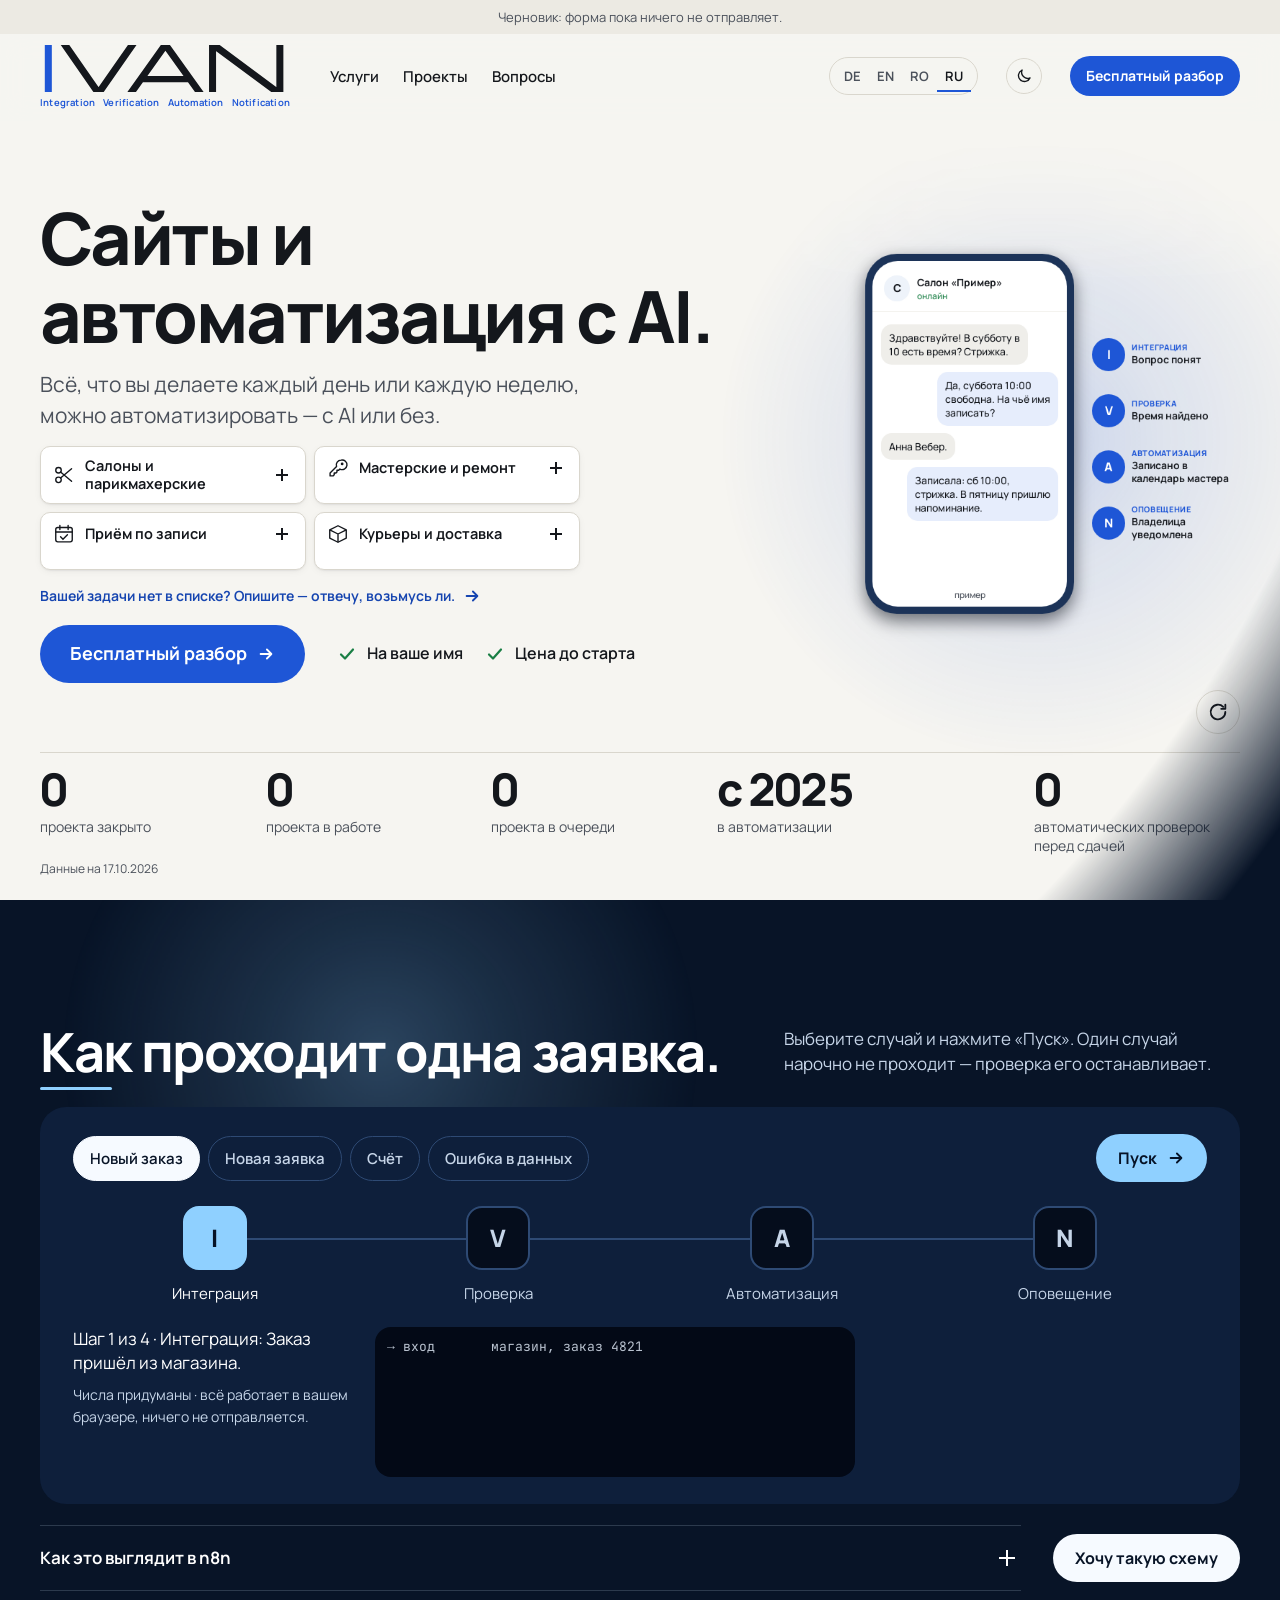
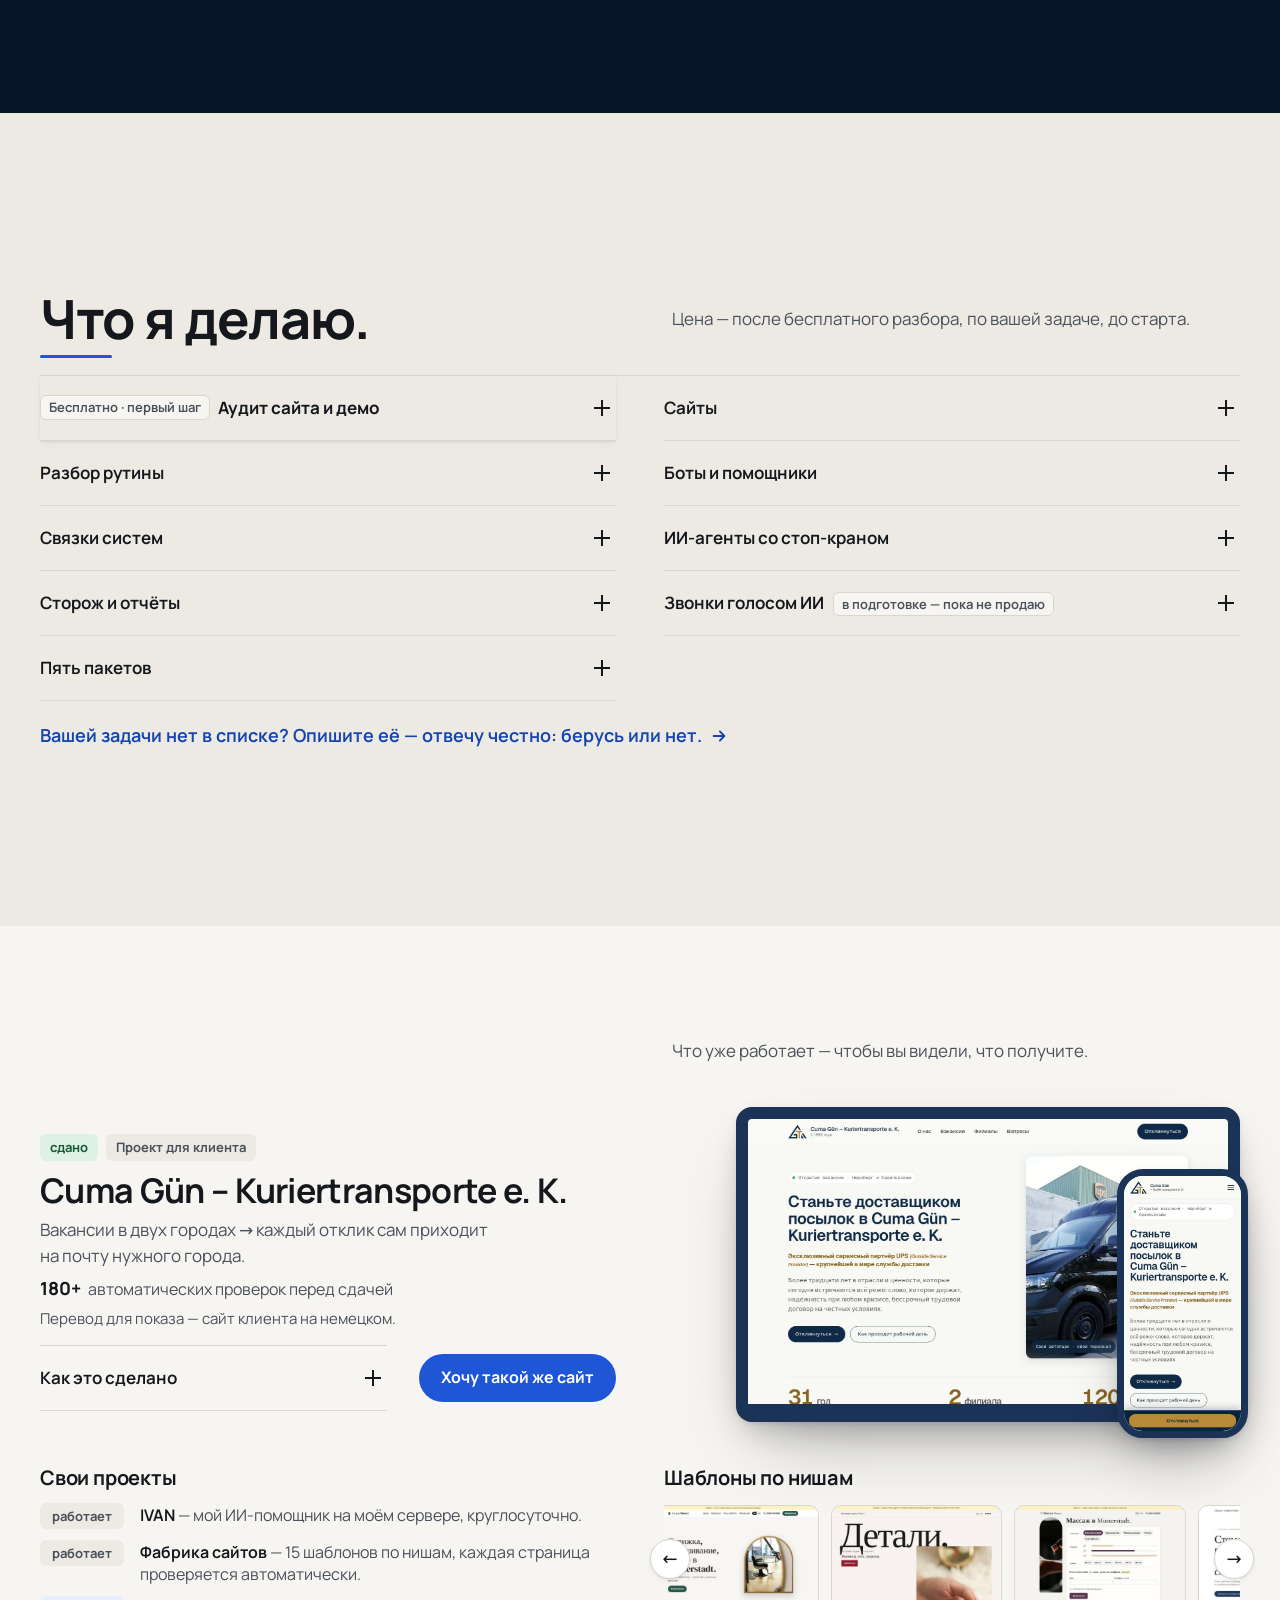
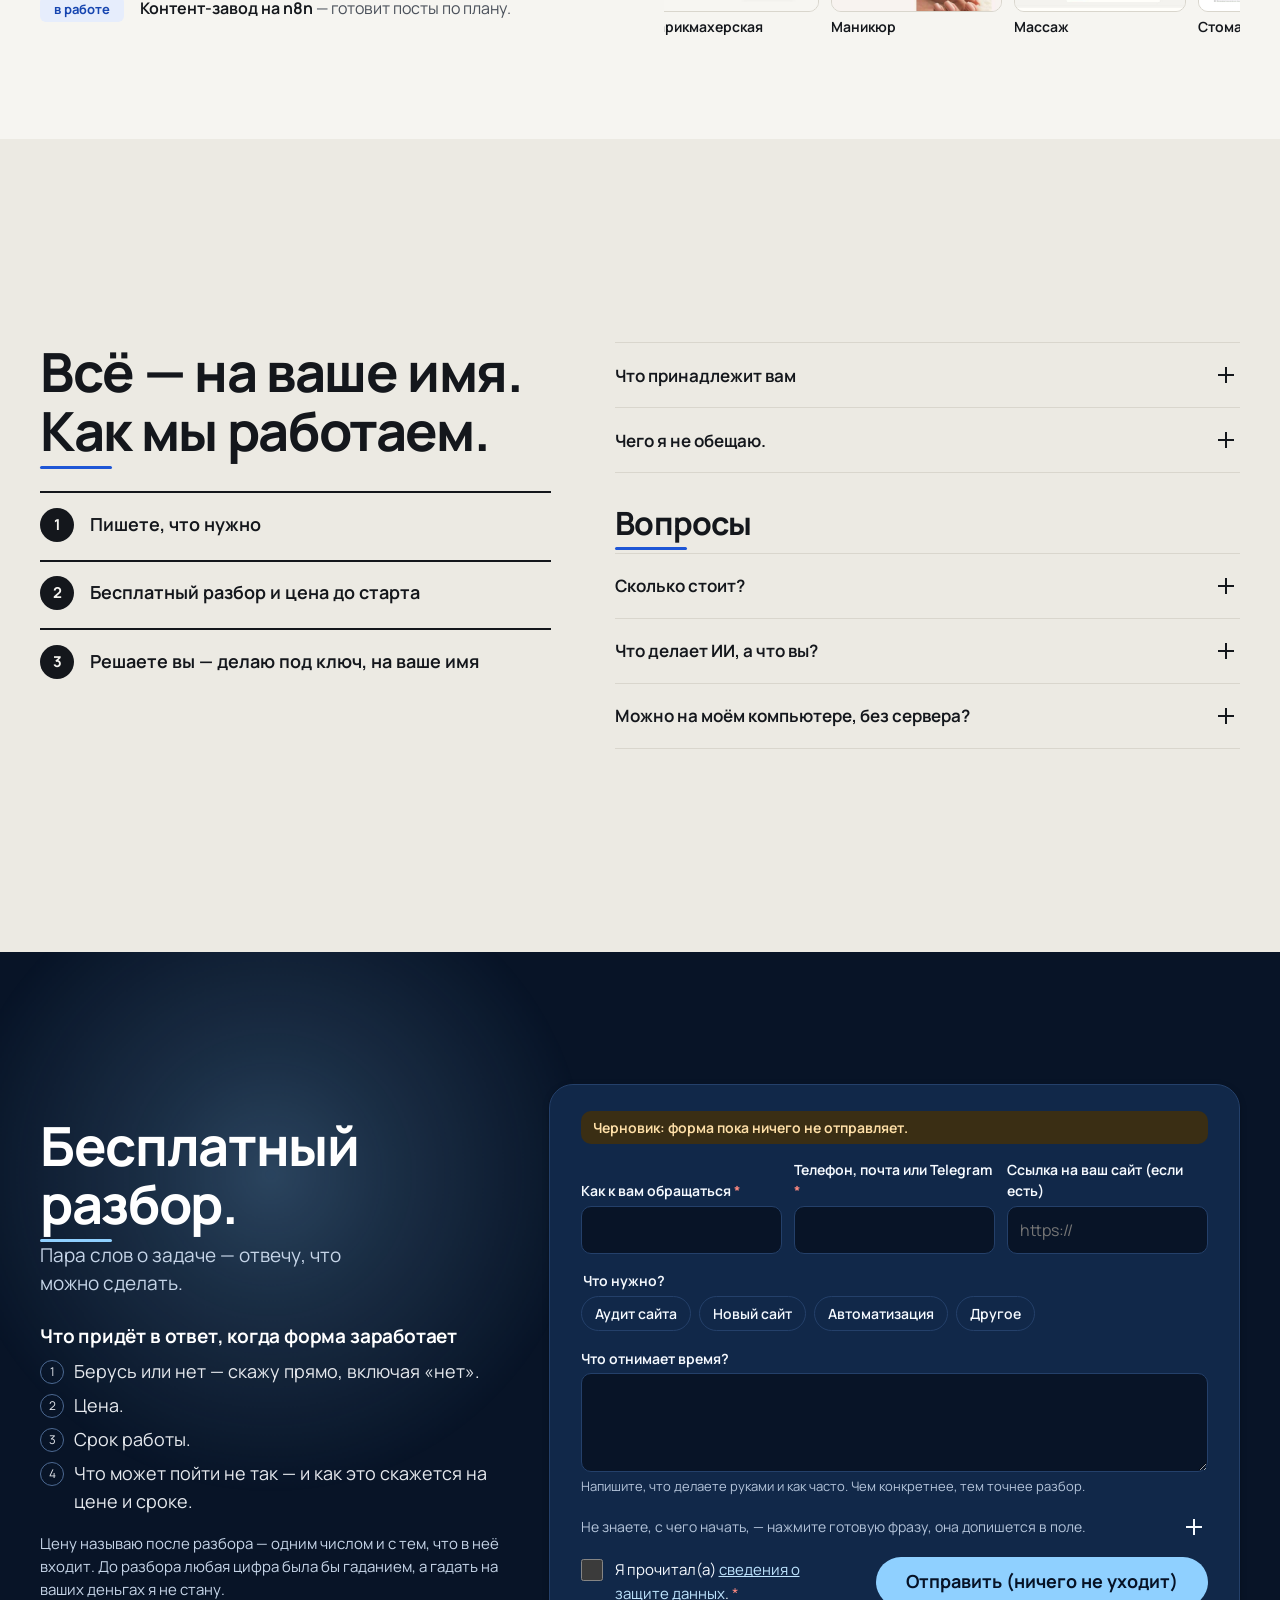
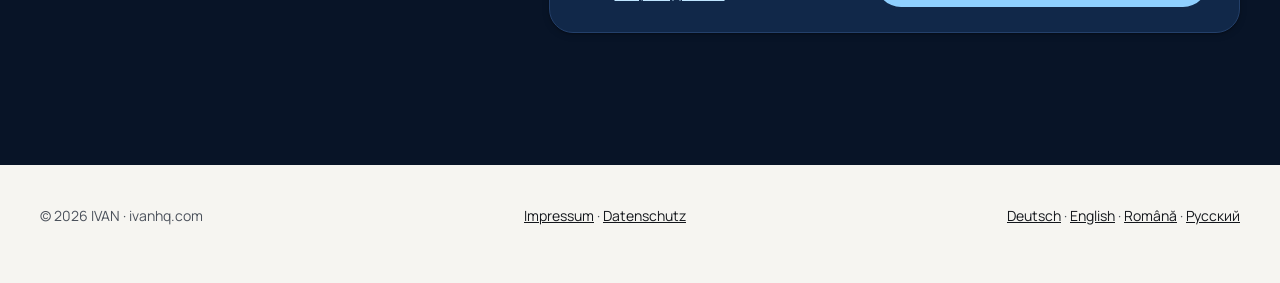
<file: ru/index.html>
<!DOCTYPE html>
<html lang="ru">
<head>
<meta charset="utf-8">
<meta name="viewport" content="width=device-width, initial-scale=1">
<title>IVAN — сайты и автоматизация с AI для малого бизнеса</title>
<meta name="description" content="Сайты и автоматизация с AI для салона, мастерской и практики. Всё на ваше имя, цена до старта. Первый разбор — бесплатно.">
<meta name="robots" content="noindex, nofollow">
<link rel="canonical" href="https://ivanhq.com/ru/">
<link rel="alternate" hreflang="de" href="https://ivanhq.com/"><link rel="alternate" hreflang="en" href="https://ivanhq.com/en/"><link rel="alternate" hreflang="ro" href="https://ivanhq.com/ro/"><link rel="alternate" hreflang="ru" href="https://ivanhq.com/ru/"><link rel="alternate" hreflang="x-default" href="https://ivanhq.com/">
<meta property="og:type" content="website"><meta property="og:title" content="IVAN — сайты и автоматизация с AI для малого бизнеса"><meta property="og:description" content="Сайты и автоматизация с AI для салона, мастерской и практики. Всё на ваше имя, цена до старта. Первый разбор — бесплатно."><meta property="og:locale" content="ru_RU"><meta property="og:image" content="https://ivanhq.com/ru/predprosmotr.jpg"><meta property="og:image:width" content="1200"><meta property="og:image:height" content="630"><meta property="og:image:alt" content="IVAN: сайты и автоматизация с AI. Первый разбор — бесплатно."><meta name="twitter:card" content="summary_large_image">
<meta name="theme-color" content="#081427">
<script>try{if(localStorage.getItem("ivan-tema")==="sinyaya")document.documentElement.setAttribute("data-tema","sinyaya")}catch(e){}</script>
<script>(function(){var h=document.documentElement,t=false,v=false;try{t=matchMedia("(prefers-reduced-motion: reduce)").matches}catch(e){}try{v=sessionStorage.getItem("ivan-intro")==="1"}catch(e){}if(!t&&!v&&!location.hash&&location.search.indexOf("nointro")<0){h.classList.add("intro-idyot");setTimeout(function(){if(!window.IVAN_APP)h.classList.remove("intro-idyot")},5500)}})();</script><noscript><style>.intro{display:none!important}</style></noscript>
<link rel="icon" href="../favicon.ico" sizes="any">
<link rel="icon" href="../favicon.svg" type="image/svg+xml">
<link rel="apple-touch-icon" href="../apple-touch-icon.png">
<link rel="preload" href="../shrifty/manrope-latin-wght-normal.woff2" as="font" type="font/woff2" crossorigin><link rel="preload" href="../shrifty/manrope-cyrillic-wght-normal.woff2" as="font" type="font/woff2" crossorigin>
<link rel="stylesheet" href="../stil.css">
</head>
<body>
<a class="k-soderzhaniyu" href="#glavnoe">Перейти к содержанию</a>
<div class="intro" id="intro" role="dialog" aria-modal="true" aria-label="Заставка IVAN">
  <video id="intro-rolik" data-src="../ivan-intro.mp4" muted playsinline preload="none" aria-label="Заставка IVAN: буквы I, V, A и N собираются из света, потом строка Integration · Verification · Automation · Notification"></video>
  <div class="intro-poverh">
    <div class="intro-stroka"><span class="intro-marka">IVAN</span><span class="intro-podpis">автоматизация рутины</span></div>
    <div class="intro-stroka">
      <div class="intro-hod"><i id="intro-hod"></i></div>
      <button type="button" class="intro-knopka intro-zvuk" id="intro-zvuk" aria-pressed="false">Звук: выкл</button>
      <button type="button" class="intro-knopka" id="intro-mimo">Пропустить</button>
    </div>
  </div>
</div>
<p class="chernovik" id="top">Черновик: форма пока ничего не отправляет.</p>
<header class="shapka" id="shapka">
  <div class="ramka shapka-v">
    <a class="znak" href="#top" aria-label="IVAN — Integration · Verification · Automation · Notification" id="znak"><svg class="znak-b" viewBox="590 412.5 740 140" aria-hidden="true"><g fill="none" stroke="currentColor" stroke-width="20.8" stroke-linejoin="miter" stroke-miterlimit="12"><path data-b="0" d="M614.6 395V570"/><path data-b="1" d="M655.4 400L763.3 555.4L871.7 400"/><path data-b="3" d="M1100.75 570V409.8L1300 557.5V395"/><path data-b="2" d="M851.8 565L961.2 411.5L1071.1 565"/><path data-b="2" d="M895 513.4H1028" stroke-width="18.75"/></g></svg><span class="znak-s" lang="en"><span>Integration</span><span>Verification</span><span>Automation</span><span>Notification</span></span></a>
    <nav class="nav" aria-label="Меню" id="nav"><a class="nav-tel" href="#ablauf-zayavka">Как мы работаем</a><a href="#leistungen">Услуги</a><a href="#projekte">Проекты</a><a href="#fragen">Вопросы</a></nav>
    <div class="yazyki" role="group" aria-label="Язык"><a href="../index.html" hreflang="de" lang="de" title="Deutsch">DE</a><a href="../en/index.html" hreflang="en" lang="en" title="English">EN</a><a href="../ro/index.html" hreflang="ro" lang="ro" title="Română">RO</a><span class="yaz-tek" aria-current="true" lang="ru" title="Русский">RU</span></div>
    <button type="button" class="tema" id="tema" aria-pressed="false" aria-label="Тёмная тема" data-temnaya="Тёмная тема" data-svetlaya="Светлая тема"><svg class="tema-luna" viewBox="0 0 24 24" aria-hidden="true"><path d="M20 14.5A8 8 0 0 1 9.5 4a8 8 0 1 0 10.5 10.5z" fill="none" stroke="currentColor" stroke-width="1.8" stroke-linejoin="round"/></svg><svg class="tema-solnce" viewBox="0 0 24 24" aria-hidden="true"><g fill="none" stroke="currentColor" stroke-width="1.8" stroke-linecap="round"><circle cx="12" cy="12" r="4"/><path d="M12 2.5v2.2M12 19.3v2.2M2.5 12h2.2M19.3 12h2.2M5.3 5.3l1.6 1.6M17.1 17.1l1.6 1.6M5.3 18.7l1.6-1.6M17.1 6.9l1.6-1.6"/></g></svg></button>
    <a class="knopka knopka-mal" href="#analyse">Бесплатный разбор</a>
    <button class="burger" id="burger" type="button" aria-expanded="false" aria-controls="nav" data-otkr="Меню" data-zakr="Закрыть меню"><span></span><span class="vh">Меню</span></button>
  </div>
  <div class="progress" aria-hidden="true"><span id="progress"></span></div>
</header>
<nav class="ukazatel" aria-label="Меню"><ol><li><a href="#ablauf-zayavka" data-k="ablauf-zayavka"><span>1</span>Одна заявка</a></li><li><a href="#leistungen" data-k="leistungen"><span>2</span>Услуги</a></li><li><a href="#projekte" data-k="projekte"><span>3</span>Проекты</a></li><li><a href="#sicher" data-k="sicher"><span>4</span>Спокойствие</a></li></ol></nav>
<main id="glavnoe">

<section class="geroj" id="geroj" aria-labelledby="h1">
  <div class="ramka geroj-v">
    <div class="geroj-t">
      <h1 id="h1">Сайты и автоматизация с AI.</h1>
      <p class="geroj-sub">Всё, что вы делаете каждый день или каждую неделю, можно автоматизировать — с AI или без.</p>
      <ul class="nishi nishi-geroj" aria-label="Для кого"><li><details class="nisha"><summary><svg viewBox="0 0 32 32" aria-hidden="true"><g fill="none" stroke="currentColor" stroke-width="2" stroke-linecap="round"><circle cx="8" cy="9" r="4"/><circle cx="8" cy="23" r="4"/><path d="M11 11.5L27 25M11 20.5L27 7"/></g></svg><span>Салоны и парикмахерские</span><span class="plyus" aria-hidden="true"></span></summary><ul class="nisha-bsp"><li class="bsp-ich"><em>Сделаю</em> Запись онлайн круглые сутки, без звонка</li><li class="bsp-ich"><em>Сделаю</em> Напоминание накануне — меньше пустых кресел</li><li class="bsp-ich"><em>Сделаю</em> Просьба об отзыве после визита</li></ul></details></li><li><details class="nisha"><summary><svg viewBox="0 0 32 32" aria-hidden="true"><path d="M20.5 4.5a7 7 0 0 0-6.6 9.3L4.5 23.2V27.5h4.3l1.7-1.7v-2.5h2.5l1.5-1.5v-2.5h2.5l1.8-1.8a7 7 0 1 0 1.7-13z" fill="none" stroke="currentColor" stroke-width="2" stroke-linejoin="round"/><circle cx="22" cy="10" r="2" fill="currentColor"/></svg><span>Мастерские и ремонт</span><span class="plyus" aria-hidden="true"></span></summary><ul class="nisha-bsp"><li class="bsp-ich"><em>Сделаю</em> Заявка с фото поломки сама ложится в таблицу</li><li class="bsp-ich"><em>Сделаю</em> Смета черновиком по вашему шаблону</li><li class="bsp-ich"><em>Сделаю</em> Сообщение клиенту, как только заказ готов</li></ul></details></li><li><details class="nisha"><summary><svg viewBox="0 0 32 32" aria-hidden="true"><g fill="none" stroke="currentColor" stroke-width="2" stroke-linecap="round"><rect x="4" y="6.5" width="24" height="21" rx="3"/><path d="M4 13h24M10 3.5v6M22 3.5v6"/><path d="M11 20l3.5 3.5L21 17"/></g></svg><span>Приём по записи</span><span class="plyus" aria-hidden="true"></span></summary><ul class="nisha-bsp"><li class="bsp-ich"><em>Сделаю</em> Запись только на свободное время из вашего календаря</li><li class="bsp-ich"><em>Сделаю</em> Напоминание со ссылкой «отменить или перенести»</li><li class="bsp-ich"><em>Сделаю</em> Вопросы к приёму собираются заранее</li></ul></details></li><li><details class="nisha"><summary><svg viewBox="0 0 32 32" aria-hidden="true"><g fill="none" stroke="currentColor" stroke-width="2" stroke-linejoin="round"><path d="M4 10l12-6 12 6v12l-12 6-12-6z"/><path d="M4 10l12 6 12-6M16 16v12"/></g></svg><span>Курьеры и доставка</span><span class="plyus" aria-hidden="true"></span></summary><ul class="nisha-bsp"><li class="bsp-gemacht"><em>Сделано</em> Cuma Gün: отклик с файлами уходит на почту нужного города</li><li class="bsp-ich"><em>Сделаю</em> Заказ из формы или письма → один список для диспетчера</li><li class="bsp-ich"><em>Сделаю</em> Короткое сообщение клиенту, когда заказ доставлен</li></ul></details></li></ul>
      <a class="ssylka ssylka-mal" href="#analyse">Вашей задачи нет в списке? Опишите — отвечу, возьмусь ли. <svg viewBox="0 0 20 20" aria-hidden="true"><path d="M4 10h11M11 5l5 5-5 5" fill="none" stroke="currentColor" stroke-width="2" stroke-linecap="round" stroke-linejoin="round"/></svg></a>
      <div class="geroj-cta"><a class="knopka knopka-bol" href="#analyse">Бесплатный разбор <svg viewBox="0 0 20 20" aria-hidden="true"><path d="M4 10h11M11 5l5 5-5 5" fill="none" stroke="currentColor" stroke-width="2" stroke-linecap="round" stroke-linejoin="round"/></svg></a>
      <ul class="galki galki-ryad"><li><svg viewBox="0 0 20 20" aria-hidden="true"><path d="M4 10.5l4 4 8-9" fill="none" stroke="currentColor" stroke-width="2.2" stroke-linecap="round" stroke-linejoin="round"/></svg><span>На ваше имя</span></li><li><svg viewBox="0 0 20 20" aria-hidden="true"><path d="M4 10.5l4 4 8-9" fill="none" stroke="currentColor" stroke-width="2.2" stroke-linecap="round" stroke-linejoin="round"/></svg><span>Цена до старта</span></li></ul></div>
    </div>
    <div class="geroj-v2">
      <canvas class="scena" id="scena" width="560" height="560" role="img" aria-label="пример, Салон «Пример»: Здравствуйте! В субботу в 10 есть время? Стрижка. / Да, суббота 10:00 свободна. На чьё имя записать? / Анна Вебер. / Записала: сб 10:00, стрижка. В пятницу пришлю напоминание. — IVAN: I Вопрос понят, V Время найдено, A Записано в календарь мастера, N Владелица уведомлена"></canvas>
      <button type="button" class="snova" id="snova" aria-label="Показать ещё раз"><svg viewBox="0 0 24 24" aria-hidden="true"><path d="M20 12a8 8 0 1 1-2.3-5.6M20 4v4.5h-4.5" fill="none" stroke="currentColor" stroke-width="2" stroke-linecap="round" stroke-linejoin="round"/></svg></button>
    </div>
  </div>
  <div class="ramka"><div class="schetchiki" role="group" aria-label="В цифрах"><ul class="schet" id="schet"><li><b data-do="4" data-hvost="">4</b><span>проекта закрыто</span></li><li><b data-do="3" data-hvost="">3</b><span>проекта в работе</span></li><li><b data-do="4" data-hvost="">4</b><span>проекта в очереди</span></li><li><b>с 2025</b><span>в автоматизации</span></li><li><b data-do="180" data-hvost="+">180+</b><span>автоматических проверок перед сдачей</span></li></ul><p class="snoska">Данные на 17.10.2026</p></div></div>
</section>

<section class="glava glava-temn" id="ablauf-zayavka" data-k="ablauf-zayavka" aria-labelledby="k2h">
  <div class="ramka">
    <div class="glava-shapka"><h2 id="k2h">Как проходит одна заявка.</h2><p>Выберите случай и нажмите «Пуск». Один случай нарочно не проходит — проверка его останавливает.</p></div>
    <div class="demo">
      <div class="demo-upr"><div class="sluchai" role="group"><button type="button" class="sluchaj" data-s="0" aria-pressed="true">Новый заказ</button><button type="button" class="sluchaj" data-s="1" aria-pressed="false">Новая заявка</button><button type="button" class="sluchaj" data-s="2" aria-pressed="false">Счёт</button><button type="button" class="sluchaj" data-s="3" aria-pressed="false">Ошибка в данных</button></div><button type="button" class="knopka" id="pusk">Пуск <svg viewBox="0 0 20 20" aria-hidden="true"><path d="M4 10h11M11 5l5 5-5 5" fill="none" stroke="currentColor" stroke-width="2" stroke-linecap="round" stroke-linejoin="round"/></svg></button></div>
      <ol class="uzly" id="uzly"><li class="uzel" data-i="0"><b>I</b><span>Интеграция</span></li><li class="uzel" data-i="1"><b>V</b><span>Проверка</span></li><li class="uzel" data-i="2"><b>A</b><span>Автоматизация</span><small class="uzel-gas">Ничего не проведено.</small></li><li class="uzel" data-i="3"><b>N</b><span>Оповещение</span></li></ol>
      <div class="demo-niz">
        <div class="demo-tekst"><p class="demo-shag" id="demo-shag" aria-live="polite">&nbsp;</p>
        <p class="snoska">Числа придуманы · всё работает в вашем браузере, ничего не отправляется.</p></div>
        <pre class="zhurnal" id="zhurnal" aria-label="журнал"></pre>
        <div class="tg" id="tg" hidden><p class="tg-z">Telegram · пример</p><p id="tg-t"></p><p class="tg-v">сейчас · IVAN</p></div>
      </div>
    </div>
    <div class="glava-niz">
    <details class="n8n sv"><summary class="sv-z"><span>Как это выглядит в n8n</span><span class="plyus" aria-hidden="true"></span></summary>
      <h3>Так выглядит настоящий сценарий</h3>
      <ol class="n8n-ryad"><li><span class="n8n-kv"><svg viewBox="0 0 24 24" aria-hidden="true"><g fill="none" stroke="#e91e63" stroke-width="1.6"><circle cx="12" cy="7" r="1.5" fill="#e91e63" stroke="none"/><circle cx="6.5" cy="16.5" r="1.5" fill="#e91e63" stroke="none"/><circle cx="17.5" cy="16.5" r="1.5" fill="#e91e63" stroke="none"/><path d="M15.3 8.9A3.8 3.8 0 1 0 10.1 10.3L6.5 16.5"/><path d="M6.5 12.7a3.8 3.8 0 1 0 3.8 3.8h7.2"/><path d="M14.2 18.4a3.8 3.8 0 1 0 1.4-5.2L12 7"/></g></svg></span><span>Заявка пришла</span></li><li><span class="n8n-kv"><svg viewBox="0 0 24 24" aria-hidden="true"><path d="M9 3.8H6.3a1.5 1.5 0 0 0-1.5 1.5v4.1a1.5 1.5 0 0 1-.4 1.1L2.8 12l1.6 1.5a1.5 1.5 0 0 1 .4 1.1v4.1a1.5 1.5 0 0 0 1.5 1.5H9M15 3.8h2.7a1.5 1.5 0 0 1 1.5 1.5v4.1a1.5 1.5 0 0 0 .4 1.1l1.6 1.5-1.6 1.5a1.5 1.5 0 0 0-.4 1.1v4.1a1.5 1.5 0 0 1-1.5 1.5H15" fill="none" stroke="#ff9922" stroke-width="1.6"/></svg></span><span>Собрать заявку</span></li><li><span class="n8n-kv"><svg viewBox="0 0 24 24" aria-hidden="true"><path d="M3.8 15.3a1.5 1.5 0 0 1 1.5-1.5h13.4a1.5 1.5 0 0 1 1.5 1.5v3.4a1.5 1.5 0 0 1-1.5 1.5H5.3a1.5 1.5 0 0 1-1.5-1.5zM16.8 16v2M13.8 16v2M10.8 7.3l-3 3-3-3M19.2 5l-3-3-3 3M7.8 2v8.2M16.2 10.2V2" fill="none" stroke="#44aa44" stroke-width="1.6"/></svg></span><span>Положить на диск</span></li><li><span class="n8n-kv"><svg viewBox="0 0 24 24" aria-hidden="true"><path d="M9 3.8H6.3a1.5 1.5 0 0 0-1.5 1.5v4.1a1.5 1.5 0 0 1-.4 1.1L2.8 12l1.6 1.5a1.5 1.5 0 0 1 .4 1.1v4.1a1.5 1.5 0 0 0 1.5 1.5H9M15 3.8h2.7a1.5 1.5 0 0 1 1.5 1.5v4.1a1.5 1.5 0 0 0 .4 1.1l1.6 1.5-1.6 1.5a1.5 1.5 0 0 0-.4 1.1v4.1a1.5 1.5 0 0 1-1.5 1.5H15" fill="none" stroke="#ff9922" stroke-width="1.6"/></svg></span><span>Ответить</span></li></ol>
      <p class="snoska">Повторяет настоящий сценарий в n8n. Под вашу задачу собираю свой.</p>
    </details>
    <a class="knopka knopka-svet" href="#analyse">Хочу такую схему</a>
    </div>
  </div>
</section>


<section class="glava glava-2" id="leistungen" data-k="leistungen" aria-labelledby="k4h">
  <div class="ramka">
    <div class="glava-shapka"><h2 id="k4h">Что я делаю.</h2><p>Цена — после бесплатного разбора, по вашей задаче, до старта.</p></div>
    <div class="usl-setka">
    <details class="audit sv"><summary class="sv-z"><span><em class="metka-mal">Бесплатно · первый шаг</em> <b>Аудит сайта и демо</b></span><span class="plyus" aria-hidden="true"></span></summary>
      <div class="audit-v"><div><p>Для малого бизнеса со старым сайтом.</p><a class="knopka" href="#analyse">Бесплатный аудит вашего сайта</a></div>
      <ul class="galki"><li><svg viewBox="0 0 20 20" aria-hidden="true"><path d="M4 10.5l4 4 8-9" fill="none" stroke="currentColor" stroke-width="2.2" stroke-linecap="round" stroke-linejoin="round"/></svg><span>Как клиенты видят ваш сайт с телефона — каждая находка со снимком.</span></li><li><svg viewBox="0 0 20 20" aria-hidden="true"><path d="M4 10.5l4 4 8-9" fill="none" stroke="currentColor" stroke-width="2.2" stroke-linecap="round" stroke-linejoin="round"/></svg><span>Impressum, защита данных, баннер cookie: проверка по требованиям Германии. Не юридическая консультация.</span></li><li><svg viewBox="0 0 20 20" aria-hidden="true"><path d="M4 10.5l4 4 8-9" fill="none" stroke="currentColor" stroke-width="2.2" stroke-linecap="round" stroke-linejoin="round"/></svg><span>Демо: первый экран вашего нового сайта, «до / после».</span></li><li><svg viewBox="0 0 20 20" aria-hidden="true"><path d="M4 10.5l4 4 8-9" fill="none" stroke="currentColor" stroke-width="2.2" stroke-linecap="round" stroke-linejoin="round"/></svg><span>Что можно автоматизировать — запись, напоминания, отзывы.</span></li></ul></div>
    </details>
    <details class="usluga">
      <summary><span class="usl-z"><b>Сайты</b></span><span class="plyus" aria-hidden="true"></span></summary>
      <div class="usl-tel"><p class="usl-k">Страница, которая работает, а не просто занимает адрес.</p><p>Понятный первый экран и форма, заявки с которой сразу приходят к вам, — в первую очередь под телефон.</p></div>
    </details><details class="usluga">
      <summary><span class="usl-z"><b>Разбор рутины</b></span><span class="plyus" aria-hidden="true"></span></summary>
      <div class="usl-tel"><p class="usl-k">Карта ваших процессов с числами.</p><p>Где вы вводите одно и то же дважды и где ждёте — с минутами на каждый шаг. Карта остаётся у вас.</p></div>
    </details><details class="usluga">
      <summary><span class="usl-z"><b>Боты и помощники</b></span><span class="plyus" aria-hidden="true"></span></summary>
      <div class="usl-tel"><p class="usl-k">Принимают заказы и отвечают на обычные вопросы.</p><p>В Telegram, Slack, Teams или WhatsApp: принимают заказы, отвечают на типовые вопросы, остальное передают человеку.</p></div>
    </details><details class="usluga">
      <summary><span class="usl-z"><b>Связки систем</b></span><span class="plyus" aria-hidden="true"></span></summary>
      <div class="usl-tel"><p class="usl-k">Ввели один раз — появилось везде, где нужно.</p><p>Магазин, CRM, почта, таблицы: ввели один раз — видно везде. Работает на n8n, можно передать другому специалисту.</p></div>
    </details><details class="usluga">
      <summary><span class="usl-z"><b>ИИ-агенты со стоп-краном</b></span><span class="plyus" aria-hidden="true"></span></summary>
      <div class="usl-tel"><p class="usl-k">Агент спрашивает — вы отвечаете одной кнопкой.</p><p>Без вашего подтверждения — ни письма клиенту, ни платежа, ни правки в CRM. Он спрашивает, вы отвечаете кнопкой.</p></div>
    </details><details class="usluga">
      <summary><span class="usl-z"><b>Сторож и отчёты</b></span><span class="plyus" aria-hidden="true"></span></summary>
      <div class="usl-tel"><p class="usl-k">Сломалось в четыре утра — вы узнаёте от меня, а не от клиента.</p><p>Плюс короткий отчёт раз в неделю.</p></div>
    </details><details class="usluga">
      <summary><span class="usl-z"><b>Звонки голосом ИИ</b> <em class="metka-mal">в подготовке — пока не продаю</em></span><span class="plyus" aria-hidden="true"></span></summary>
      <div class="usl-tel"><p class="usl-k">Голос первой же фразой называет себя машиной.</p><p>Запись разговора — только с разрешения.</p></div>
    </details>
    <details class="sv sv-pakety"><summary class="sv-z"><span>Пять пакетов</span><span class="plyus" aria-hidden="true"></span></summary>
    <ul class="pakety"><li><b>Аудит сайта</b><em>бесплатно</em><span>Как клиенты видят ваш сайт и каким он может стать.</span></li><li><b>Новый сайт</b><span>В первую очередь под телефон, с записью или заявками.</span></li><li><b>n8n на ваше имя</b><span>Ваша автоматизация на вашем сервере, доступы у вас.</span></li><li><b>Автоматизация</b><span>Заявка → Telegram, письмо → черновик ответа, напоминание о записи.</span></li><li><b>Сопровождение</b><em>помесячно</em><span>Обновления, резервные копии, мелкие правки.</span></li></ul>
    <p class="gde">Работает на вашем компьютере, вашем сервере или в стране, которую выберете вы. <a href="#sicher">Куда уйдут данные — скажу заранее.</a></p>
    <h3 class="h3-otd">Что можно связать</h3>
    <ul class="pary"><li><span>Магазин</span><i aria-hidden="true">⇄</i><span>CRM</span></li><li><span>Заявка</span><i aria-hidden="true">⇄</i><span>Telegram</span></li><li><span>Платёж</span><i aria-hidden="true">⇄</i><span>Бухгалтерия</span></li><li><span>Почта</span><i aria-hidden="true">⇄</i><span>Таблица</span></li></ul>
    <p class="snoska">Работаю с n8n, Claude, Telegram и Gmail. Названия — марки их владельцев. Я не партнёр этих компаний — я лишь пользуюсь их инструментами.</p>
    </details>
    </div>
    <a class="ssylka" href="#analyse">Вашей задачи нет в списке? Опишите её — отвечу честно: берусь или нет. <svg viewBox="0 0 20 20" aria-hidden="true"><path d="M4 10h11M11 5l5 5-5 5" fill="none" stroke="currentColor" stroke-width="2" stroke-linecap="round" stroke-linejoin="round"/></svg></a>
  </div>
</section>

<section class="glava" id="projekte" data-k="projekte" aria-labelledby="k5h">
  <div class="ramka">
    <div class="glava-shapka"><h2 id="k5h">Проекты.</h2><p>Что уже работает — чтобы вы видели, что получите.</p></div>
    <article class="proekt">
      <div class="proekt-t">
        <p class="proekt-metki"><span class="rabota-st st-sdano">сдано</span> <span class="rabota-st">Проект для клиента</span></p>
        <h3>Cuma Gün – Kuriertransporte e. K.</h3><p class="proekt-kurz">Вакансии в двух городах → каждый отклик сам приходит на почту нужного города.</p>
        <p class="proekt-proverki"><b>180+</b> автоматических проверок перед сдачей</p>
        <p class="snoska ustr-pometka" id="cuma-perevod">Перевод для показа — сайт клиента на немецком.</p>
        <div class="proekt-niz"><details class="sv sv-proekt"><summary class="sv-z"><span>Как это сделано</span><span class="plyus" aria-hidden="true"></span></summary>
        <p>Сайт вакансий курьерской компании из Нюрнберга и Крайльсхайма</p>
        <ol class="istoriya"><li><b>Задача</b><span>Вакансии в двух городах — Нюрнберге и Крайльсхайме.</span></li><li><b>Сделано</b><span>Сайт вакансий и форма отклика с файлами.</span></li><li><b>Итог</b><span>Каждый отклик сам уходит на почту нужного города.</span></li></ol>
        <ul class="tsifry"><li><b>2</b><span>города: Нюрнберг и Крайльсхайм</span></li><li><b>1 форма</b><span>отклик с файлами сразу на почту нужного города</span></li><li><b>180+</b><span>автоматических проверок перед сдачей</span></li></ul>
        <p class="snoska">Сдан клиенту 07.10.2026 · запуск на guen-transporte.de</p>
        <div class="dalshe"><p class="dalshe-h">Что можно добавить</p><ul><li><em>Сделаю</em> онлайн-запись на собеседование</li><li><em>Сделаю</em> бота, который отвечает кандидатам на типовые вопросы</li><li><em>Сделаю</em> автоматическую сводку всех откликов</li></ul></div>
        </details>
        <!-- рекомендательное письмо клиента: показать, только когда оно есть (слово владельца 18-10 — обещать нельзя) -->
        <div class="pismo" id="pismo" hidden></div>
        <a class="knopka" href="#analyse">Хочу такой же сайт</a></div>
      </div>
      <div class="ustr">
        <a class="otkr-cuma" href="../raboty/cuma-pk-ru.jpg" data-yazyk="ru" data-n="Cuma Gün – Kuriertransporte e. K." aria-label="Cuma Gün – Kuriertransporte e. K. — Посмотреть крупнее"><span class="noutbuk"><img src="../raboty/cuma-pk-ru.jpg" data-yazyk="ru" alt="Сайт вакансий Cuma Gün на компьютере" width="1440" height="900" loading="lazy" decoding="async"></span></a>
        <div class="tel-mal"><img src="../raboty/cuma-mob-ru.jpg" data-yazyk="ru" alt="Тот же сайт на телефоне" width="390" height="844" loading="lazy" decoding="async"></div>
      </div>
    </article>
    <div class="pr-niz">
    <div class="pr-eigene">
    <h3 class="h3-otd">Свои проекты</h3>
    <ul class="eigene"><li><em class="rabota-st">работает</em><p><b>IVAN</b> — мой ИИ-помощник на моём сервере, круглосуточно.</p></li><li><em class="rabota-st">работает</em><p><b>Фабрика сайтов</b> — 15 шаблонов по нишам, каждая страница проверяется автоматически.</p></li><li><em class="rabota-st st-v-rabote">в работе</em><p><b>Контент-завод на n8n</b> — готовит посты по плану.</p></li></ul>
    </div>
    <div class="vorlagen-sekc" id="vorlagen-sekc">
    <h3 class="h3-otd" id="vorlagen">Шаблоны по нишам</h3>
    <!-- 19-10 №11 п. 6: шаблоны на виду — лентой карточек, без гармошки; лента листается вбок (пальцем, колесом, кнопками) -->
    <div class="lenta" id="shablony"><ul class="shablony" id="lenta-sp" tabindex="0" aria-label="Все 15 шаблонов"><li><a class="shablon" href="../raboty/shablony/friseur-ru.jpg" data-cel="../raboty/shablony/friseur-ru-cel.jpg" data-yazyk="ru" data-n="Парикмахерская" aria-label="Парикмахерская — Посмотреть крупнее">
      <span class="shablon-kadr"><img src="../raboty/shablony/friseur-ru-mal.jpg" data-dl="../raboty/shablony/friseur-ru-dl.jpg" data-yazyk="ru" alt="" width="480" height="300" loading="lazy" decoding="async"></span><span class="shablon-n">Парикмахерская</span><em class="rabota-st">шаблон</em></a></li><li><a class="shablon" href="../raboty/shablony/nagel-ru.jpg" data-cel="../raboty/shablony/nagel-ru-cel.jpg" data-yazyk="ru" data-n="Маникюр" aria-label="Маникюр — Посмотреть крупнее">
      <span class="shablon-kadr"><img src="../raboty/shablony/nagel-ru-mal.jpg" data-dl="../raboty/shablony/nagel-ru-dl.jpg" data-yazyk="ru" alt="" width="480" height="300" loading="lazy" decoding="async"></span><span class="shablon-n">Маникюр</span><em class="rabota-st">шаблон</em></a></li><li><a class="shablon" href="../raboty/shablony/massage-ru.jpg" data-cel="../raboty/shablony/massage-ru-cel.jpg" data-yazyk="ru" data-n="Массаж" aria-label="Массаж — Посмотреть крупнее">
      <span class="shablon-kadr"><img src="../raboty/shablony/massage-ru-mal.jpg" data-dl="../raboty/shablony/massage-ru-dl.jpg" data-yazyk="ru" alt="" width="480" height="300" loading="lazy" decoding="async"></span><span class="shablon-n">Массаж</span><em class="rabota-st">шаблон</em></a></li><li><a class="shablon" href="../raboty/shablony/stomatologiya-ru.jpg" data-cel="../raboty/shablony/stomatologiya-ru-cel.jpg" data-yazyk="ru" data-n="Стоматология, Кишинёв" aria-label="Стоматология, Кишинёв — Посмотреть крупнее">
      <span class="shablon-kadr"><img src="../raboty/shablony/stomatologiya-ru-mal.jpg" data-dl="../raboty/shablony/stomatologiya-ru-dl.jpg" data-yazyk="ru" alt="" width="480" height="300" loading="lazy" decoding="async"></span><span class="shablon-n">Стоматология, Кишинёв</span><em class="rabota-st">пример</em></a></li><li><a class="shablon" href="../raboty/shablony/physio-ru.jpg" data-cel="../raboty/shablony/physio-ru-cel.jpg" data-yazyk="ru" data-n="Физиотерапия" aria-label="Физиотерапия — Посмотреть крупнее">
      <span class="shablon-kadr"><img src="../raboty/shablony/physio-ru-mal.jpg" data-dl="../raboty/shablony/physio-ru-dl.jpg" data-yazyk="ru" alt="" width="480" height="300" loading="lazy" decoding="async"></span><span class="shablon-n">Физиотерапия</span><em class="rabota-st">шаблон</em></a></li><li><a class="shablon" href="../raboty/shablony/anwalt-ru.jpg" data-cel="../raboty/shablony/anwalt-ru-cel.jpg" data-yazyk="ru" data-n="Адвокат" aria-label="Адвокат — Посмотреть крупнее">
      <span class="shablon-kadr"><img src="../raboty/shablony/anwalt-ru-mal.jpg" data-dl="../raboty/shablony/anwalt-ru-dl.jpg" data-yazyk="ru" alt="" width="480" height="300" loading="lazy" decoding="async"></span><span class="shablon-n">Адвокат</span><em class="rabota-st">шаблон</em></a></li><li><a class="shablon" href="../raboty/shablony/stb-ru.jpg" data-cel="../raboty/shablony/stb-ru-cel.jpg" data-yazyk="ru" data-n="Налоговый консультант" aria-label="Налоговый консультант — Посмотреть крупнее">
      <span class="shablon-kadr"><img src="../raboty/shablony/stb-ru-mal.jpg" data-dl="../raboty/shablony/stb-ru-dl.jpg" data-yazyk="ru" alt="" width="480" height="300" loading="lazy" decoding="async"></span><span class="shablon-n">Налоговый консультант</span><em class="rabota-st">шаблон</em></a></li><li><a class="shablon" href="../raboty/shablony/elektro-ru.jpg" data-cel="../raboty/shablony/elektro-ru-cel.jpg" data-yazyk="ru" data-n="Электромонтаж" aria-label="Электромонтаж — Посмотреть крупнее">
      <span class="shablon-kadr"><img src="../raboty/shablony/elektro-ru-mal.jpg" data-dl="../raboty/shablony/elektro-ru-dl.jpg" data-yazyk="ru" alt="" width="480" height="300" loading="lazy" decoding="async"></span><span class="shablon-n">Электромонтаж</span><em class="rabota-st">шаблон</em></a></li><li><a class="shablon" href="../raboty/shablony/shk-ru.jpg" data-cel="../raboty/shablony/shk-ru-cel.jpg" data-yazyk="ru" data-n="Сантехника и отопление" aria-label="Сантехника и отопление — Посмотреть крупнее">
      <span class="shablon-kadr"><img src="../raboty/shablony/shk-ru-mal.jpg" data-dl="../raboty/shablony/shk-ru-dl.jpg" data-yazyk="ru" alt="" width="480" height="300" loading="lazy" decoding="async"></span><span class="shablon-n">Сантехника и отопление</span><em class="rabota-st">шаблон</em></a></li><li><a class="shablon" href="../raboty/shablony/dach-ru.jpg" data-cel="../raboty/shablony/dach-ru-cel.jpg" data-yazyk="ru" data-n="Кровельные работы" aria-label="Кровельные работы — Посмотреть крупнее">
      <span class="shablon-kadr"><img src="../raboty/shablony/dach-ru-mal.jpg" data-dl="../raboty/shablony/dach-ru-dl.jpg" data-yazyk="ru" alt="" width="480" height="300" loading="lazy" decoding="async"></span><span class="shablon-n">Кровельные работы</span><em class="rabota-st">шаблон</em></a></li><li><a class="shablon" href="../raboty/shablony/maler-ru.jpg" data-cel="../raboty/shablony/maler-ru-cel.jpg" data-yazyk="ru" data-n="Малярные работы" aria-label="Малярные работы — Посмотреть крупнее">
      <span class="shablon-kadr"><img src="../raboty/shablony/maler-ru-mal.jpg" data-dl="../raboty/shablony/maler-ru-dl.jpg" data-yazyk="ru" alt="" width="480" height="300" loading="lazy" decoding="async"></span><span class="shablon-n">Малярные работы</span><em class="rabota-st">шаблон</em></a></li><li><a class="shablon" href="../raboty/shablony/tischler-ru.jpg" data-cel="../raboty/shablony/tischler-ru-cel.jpg" data-yazyk="ru" data-n="Столярная мастерская" aria-label="Столярная мастерская — Посмотреть крупнее">
      <span class="shablon-kadr"><img src="../raboty/shablony/tischler-ru-mal.jpg" data-dl="../raboty/shablony/tischler-ru-dl.jpg" data-yazyk="ru" alt="" width="480" height="300" loading="lazy" decoding="async"></span><span class="shablon-n">Столярная мастерская</span><em class="rabota-st">шаблон</em></a></li><li><a class="shablon" href="../raboty/shablony/kfz-ru.jpg" data-cel="../raboty/shablony/kfz-ru-cel.jpg" data-yazyk="ru" data-n="Автомастерская" aria-label="Автомастерская — Посмотреть крупнее">
      <span class="shablon-kadr"><img src="../raboty/shablony/kfz-ru-mal.jpg" data-dl="../raboty/shablony/kfz-ru-dl.jpg" data-yazyk="ru" alt="" width="480" height="300" loading="lazy" decoding="async"></span><span class="shablon-n">Автомастерская</span><em class="rabota-st">шаблон</em></a></li><li><a class="shablon" href="../raboty/shablony/reinigung-ru.jpg" data-cel="../raboty/shablony/reinigung-ru-cel.jpg" data-yazyk="ru" data-n="Клининг" aria-label="Клининг — Посмотреть крупнее">
      <span class="shablon-kadr"><img src="../raboty/shablony/reinigung-ru-mal.jpg" data-dl="../raboty/shablony/reinigung-ru-dl.jpg" data-yazyk="ru" alt="" width="480" height="300" loading="lazy" decoding="async"></span><span class="shablon-n">Клининг</span><em class="rabota-st">шаблон</em></a></li><li><a class="shablon" href="../raboty/shablony/kurier-ru.jpg" data-cel="../raboty/shablony/kurier-ru-cel.jpg" data-yazyk="ru" data-n="Курьерская служба" aria-label="Курьерская служба — Посмотреть крупнее">
      <span class="shablon-kadr"><img src="../raboty/shablony/kurier-ru-mal.jpg" data-dl="../raboty/shablony/kurier-ru-dl.jpg" data-yazyk="ru" alt="" width="480" height="300" loading="lazy" decoding="async"></span><span class="shablon-n">Курьерская служба</span><em class="rabota-st">шаблон</em></a></li></ul>
      <button type="button" class="lenta-k lenta-l" aria-label="Назад" aria-controls="lenta-sp" hidden>←</button><button type="button" class="lenta-k lenta-p" aria-label="Дальше" aria-controls="lenta-sp" hidden>→</button></div>
    <p class="snoska shablony-lead">У каждой ниши свой шаблон со своим устройством. Имена, адреса и цифры в них — примеры.</p>
    <dialog class="lupa" id="lupa" aria-labelledby="lupa-n"><div class="lupa-sh"><div class="lupa-z"><p class="lupa-n" id="lupa-n"></p><p class="snoska lupa-pr" id="lupa-pr">У каждой ниши свой шаблон со своим устройством. Имена, адреса и цифры в них — примеры.</p></div>
      <div class="lupa-upr"><button type="button" class="knopka knopka-mal" id="lupa-nazad">← Назад</button><button type="button" class="knopka knopka-mal" id="lupa-dalshe">Дальше →</button>
      <button type="button" class="lupa-x knopka knopka-mal" id="lupa-x">Закрыть</button></div></div>
      <div class="lupa-skrol" id="lupa-skrol" tabindex="0"><img id="lupa-img" alt="" width="1440" height="900"></div></dialog>
    </div>
    </div>
  </div>
</section>

<section class="glava glava-2" id="sicher" data-k="sicher" aria-labelledby="k6h">
  <div class="ramka sicher-v">
    <div class="sicher-l">
    <h2 id="k6h">Всё — на ваше имя. Как мы работаем.</h2>
    <ol class="shagi" id="ablauf"><li><b>1</b><span>Пишете, что нужно</span></li><li><b>2</b><span>Бесплатный разбор и цена до старта</span></li><li><b>3</b><span>Решаете вы — делаю под ключ, на ваше имя</span></li></ol>
    </div>
    <div class="sicher-p">
    <details class="sv"><summary class="sv-z"><span>Что принадлежит вам</span><span class="plyus" aria-hidden="true"></span></summary>
    <ul class="tri"><li><b>0 €</b><span>первый разбор</span></li><li><b>100 %</b><span>код, аккаунты и доступы на ваше имя</span></li><li><b>1</b><span>один человек отвечает за всё</span></li></ul>
    <div class="sravn"><p class="sravn-sh"><span>Бывает так</span><span>У меня так</span></p><ul><li><s>Аккаунты и сервер у подрядчика</s><svg viewBox="0 0 20 20" aria-hidden="true"><path d="M4 10h11M11 5l5 5-5 5" fill="none" stroke="currentColor" stroke-width="2" stroke-linecap="round" stroke-linejoin="round"/></svg><span>Всё на ваше имя</span></li><li><s>Цена — после работы</s><svg viewBox="0 0 20 20" aria-hidden="true"><path d="M4 10h11M11 5l5 5-5 5" fill="none" stroke="currentColor" stroke-width="2" stroke-linecap="round" stroke-linejoin="round"/></svg><span>Цена — до старта</span></li><li><s>Сервисы через посредника</s><svg viewBox="0 0 20 20" aria-hidden="true"><path d="M4 10h11M11 5l5 5-5 5" fill="none" stroke="currentColor" stroke-width="2" stroke-linecap="round" stroke-linejoin="round"/></svg><span>Платите им напрямую</span></li><li><s>Непонятно, что внутри</s><svg viewBox="0 0 20 20" aria-hidden="true"><path d="M4 10h11M11 5l5 5-5 5" fill="none" stroke="currentColor" stroke-width="2" stroke-linecap="round" stroke-linejoin="round"/></svg><span>Доступы и резервные копии — вам</span></li></ul></div>
    <p class="gde">Ваш ключ Claude и ваш сервер — вы платите напрямую, без наценки через меня.</p>
    </details>
    <details class="sv"><summary class="sv-z"><span>Чего я не обещаю.</span><span class="plyus" aria-hidden="true"></span></summary>
    <ul class="nicht"><li><h3>Никакого «ИИ заменит людей».</h3><p>Машина берёт повторяющееся, решения остаются за людьми.</p></li><li><h3>Никакого волшебства без доступа.</h3><p>Нет доступа — нечего автоматизировать. Говорю это до оплаты.</p></li><li><h3>Никакого чёрного ящика.</h3><p>Код, аккаунты и ключи — ваши; работа продолжится и без меня.</p></li><li><h3>Никакого «данные у меня».</h3><p>Где лежат ваши данные, решаете вы.</p></li></ul>
    <p class="kanal">От канала зависит, где лежат данные: в ЕС — свой чат или почта; Telegram, Slack или Teams — не обязательно в ЕС. Куда уходят данные, говорю до начала работ.</p>
    </details>
    <h2 class="h2-vtor" id="fragen">Вопросы</h2>
    <div class="voprosy"><details class="vopros"><summary>Сколько стоит?<span class="plyus" aria-hidden="true"></span></summary><p>Называю после бесплатного разбора, до начала работ — одним числом и с тем, что в него входит.</p></details><details class="vopros"><summary>Что делает ИИ, а что вы?<span class="plyus" aria-hidden="true"></span></summary><p>Код и тексты пишет ИИ. Задачу ставлю и результат проверяю я.</p></details><details class="vopros"><summary>Можно на моём компьютере, без сервера?<span class="plyus" aria-hidden="true"></span></summary><p>Да, по желанию. Компьютер тогда должен быть включён всегда.</p></details></div>
    </div>
  </div>
</section>

<section class="glava forma-gl" id="analyse" aria-labelledby="fh">
  <div class="ramka forma-v">
    <div class="forma-l">
      <h2 id="fh">Бесплатный разбор.</h2><p class="geroj-sub">Пара слов о задаче — отвечу, что можно сделать.</p>
      <h3>Что придёт в ответ, когда форма заработает</h3><ul class="otvet"><li>Берусь или нет — скажу прямо, включая «нет».</li><li>Цена.</li><li>Срок работы.</li><li>Что может пойти не так — и как это скажется на цене и сроке.</li></ul><p class="snoska">Цену называю после разбора — одним числом и с тем, что в неё входит. До разбора любая цифра была бы гаданием, а гадать на ваших деньгах я не стану.</p>
    </div>
    <div class="forma-p">
      <p class="demo-plashka">Черновик: форма пока ничего не отправляет.</p>
      <form id="forma" novalidate>
        <div class="polya-ryad">
        <label class="pole"><span>Как к вам обращаться <i>*</i></span><input name="name" autocomplete="name" required></label>
        <label class="pole"><span>Телефон, почта или Telegram <i>*</i></span><input name="kontakt" autocomplete="email" required></label>
        <label class="pole"><span>Ссылка на ваш сайт (если есть)</span><input name="website" type="url" inputmode="url" placeholder="https://"></label>
        </div>
        <fieldset class="pole"><legend>Что нужно?</legend><div class="chipy"><label class="chip"><input type="checkbox" name="was" value="Аудит сайта"><span>Аудит сайта</span></label><label class="chip"><input type="checkbox" name="was" value="Новый сайт"><span>Новый сайт</span></label><label class="chip"><input type="checkbox" name="was" value="Автоматизация"><span>Автоматизация</span></label><label class="chip"><input type="checkbox" name="was" value="Другое"><span>Другое</span></label></div></fieldset>
        <label class="pole"><span>Что отнимает время?</span><textarea name="text" rows="3" aria-describedby="th"></textarea><small id="th">Напишите, что делаете руками и как часто. Чем конкретнее, тем точнее разбор.</small></label>
        <details class="frazy-sv"><summary class="frazy-z">Не знаете, с чего начать, — нажмите готовую фразу, она допишется в поле.<span class="plyus" aria-hidden="true"></span></summary><div class="frazy"><button type="button" class="fraza">Заявки приходят вперемешку в WhatsApp и на почту.</button><button type="button" class="fraza">Записи вношу в календарь руками.</button><button type="button" class="fraza">Счета пишу по вечерам.</button><button type="button" class="fraza">Сайт старый и плохо читается с телефона.</button></div></details>
        <label class="lovushka" aria-hidden="true">Не заполняйте это поле<input name="firma2" tabindex="-1" autocomplete="off"></label>
        <p class="oshibka" id="oshibka" hidden>Заполните, пожалуйста, отмеченные поля.</p>
        <div class="forma-niz"><label class="soglasie"><input type="checkbox" name="soglasie" required><span>Я прочитал(а) <a href="rechtliches.html#datenschutz">сведения о защите данных</a>. <i>*</i></span></label>
        <button class="knopka knopka-bol" type="submit">Отправить (ничего не уходит)</button></div>
      </form>
      <div class="itog" id="itog" hidden tabindex="-1">
        <h3>Ничего не отправлено — и не могло быть.</h3><p>Форма ещё не подключена: написанное никуда не ушло, нигде не сохранилось и никому не передалось. Чтобы работа не пропала — скопируйте свой текст и передайте его тому, кто дал вам ссылку на этот сайт.</p>
        <textarea id="itog-t" rows="7" readonly></textarea>
        <div class="itog-k"><button type="button" class="knopka" id="kop">Скопировать текст</button><button type="button" class="knopka-tekst" id="nazad">Вернуться к форме</button></div>
      </div>
    </div>
  </div>
</section>
</main>
<a class="lip-knopka" id="lip" href="#analyse">Бесплатный разбор</a>
<footer class="podval">
  <div class="ramka podval-v">
    <p>© 2026 IVAN · ivanhq.com</p>
    <p><a href="rechtliches.html#impressum">Impressum</a> · <a href="rechtliches.html#datenschutz">Datenschutz</a></p>
    <p class="podval-yaz"><a href="../index.html" hreflang="de" lang="de">Deutsch</a> · <a href="../en/index.html" hreflang="en" lang="en">English</a> · <a href="../ro/index.html" hreflang="ro" lang="ro">Română</a> · <a href="../ru/index.html" hreflang="ru" lang="ru">Русский</a></p>
  </div>
</footer>
<script type="application/json" id="dannye">{"hero": {"chat": [["k", "Здравствуйте! В субботу в 10 есть время? Стрижка."], ["b", "Да, суббота 10:00 свободна. На чьё имя записать?"], ["k", "Анна Вебер."], ["b", "Записала: сб 10:00, стрижка. В пятницу пришлю напоминание."]], "schritte": ["Вопрос понят", "Время найдено", "Записано в календарь мастера", "Владелица уведомлена"], "salon": "Салон «Пример»", "online": "онлайн", "beispiel": "пример"}, "k2": {"texte": [["Заказ пришёл из магазина.", "Адрес, налоговый номер и наличие на складе проверены — всё сходится.", "Клиент создан в CRM, черновик счёта готов.", "Сообщение ушло вам в Telegram."], ["Заявка пришла через форму на сайте.", "Обязательные поля заполнены, дубля нет.", "Заявка записана в таблицу, клиенту ушло подтверждение приёма.", "Сообщение ушло вам в Telegram."], ["Счёт пришёл на почту.", "Сумма и реквизиты сходятся с заказом.", "Счёт передан в бухгалтерию.", "Вам пришла короткая сводка."], ["Заказ пришёл из магазина.", "Налоговый номер не подходит к стране — проверка останавливает заказ здесь.", "Ничего не проведено.", "Вам пришло сообщение: «Проверьте, пожалуйста»."]], "telegram": ["Заказ 4821 принят · 148,00 € · клиент создан в CRM · черновик счёта готов.", "Новая заявка с сайта · просят перезвонить · приём подтверждён.", "Счёт от поставщика «Мюллер» · 312,40 € · передан в бухгалтерию.", "Заказ 4822 остановлен: налоговый номер не подходит к стране. Проверьте, пожалуйста."], "buchstaben": ["Интеграция", "Проверка", "Автоматизация", "Оповещение"], "schritt": "Шаг", "von": "из", "jetzt": "сейчас", "zhurnal": [["→ вход       магазин, заказ 4821", "✓ проверка   адрес, налоговый номер, склад — в порядке", "→ запись     клиент 3391 в базе клиентов · черновик счёта", "✓ сообщение Telegram · 0,84 с"], ["→ вход       форма сайта, заявка 1077", "✓ проверка   обязательные поля, нет дубля — в порядке", "→ запись     таблица, строка 212 · подтверждение отправлено", "✓ сообщение Telegram · 0,61 с"], ["→ вход       почта, счёт R-5530", "✓ проверка   сумма и реквизиты = заказ — в порядке", "→ запись     бухгалтерия, октябрь 2026", "✓ сообщение сводка · 0,92 с"], ["→ вход       магазин, заказ 4822", "✕ проверка   налоговый номер не подходит к стране — СТОП", "· —          ничего не проводится", "✓ сообщение Telegram · 0,55 с"]]}, "shablony": {"zurueck": "Назад", "weiter": "Дальше"}, "kopiert": "Скопировано", "kopieren": "Скопировать текст", "yazyk": "ru", "termy": ["Интеграция", "Проверка", "Автоматизация", "Оповещение"], "intro": {"zvuk_vykl": "Звук: выкл", "zvuk_vkl": "Звук: вкл"}}</script>
<script src="../app.js" defer></script>
</body>
</html>
</file>
<file: stil.css>
/* ivanhq v2 синий — тот же v2.1, тон старого синего сайта 21-09 (--noch #081427 · --glub #0C1B34 · --led #F6FAFF · --duga #8FD0FF), без неона.
   18-10: основа светлая (палитра белого v2.1), синяя палитра — только внутри двух тёмных акцентов (.glava-temn, .forma-gl).
   Смысл переменных прежний: --chern — основной текст, --bel — карточка, --na-chern / --na-akc — текст на заливке ими.
   ivanhq v2 — стили. План вида: PLAN-VIDA.md. Скелет S5 «одна история вниз». Написано с нуля, v1 не основа. */
@font-face { font-family: "Manrope"; src: url(shrifty/manrope-latin-wght-normal.woff2) format("woff2-variations"); font-weight: 200 800; font-display: swap;
  unicode-range: U+0000-00FF, U+0131, U+0152-0153, U+02BB-02BC, U+02C6, U+02DA, U+02DC, U+0304, U+0308, U+0329, U+2000-206F, U+20AC, U+2122, U+2191, U+2193, U+2212, U+2215, U+FEFF, U+FFFD; }
@font-face { font-family: "Manrope"; src: url(shrifty/manrope-latin-ext-wght-normal.woff2) format("woff2-variations"); font-weight: 200 800; font-display: swap;
  unicode-range: U+0100-02BA, U+02BD-02C5, U+02C7-02CC, U+02CE-02D7, U+02DD-02FF, U+0304, U+0308, U+0329, U+1D00-1DBF, U+1E00-1E9F, U+1EF2-1EFF, U+2020, U+20A0-20AB, U+20AD-20C0, U+2113, U+2C60-2C7F, U+A720-A7FF; }
@font-face { font-family: "Manrope"; src: url(shrifty/manrope-cyrillic-wght-normal.woff2) format("woff2-variations"); font-weight: 200 800; font-display: swap;
  unicode-range: U+0301, U+0400-045F, U+0490-0491, U+04B0-04B1, U+2116; }
@font-face { font-family: "JetBrains Mono"; src: url(shrifty/jetbrains-mono-latin-wght-normal.woff2) format("woff2-variations"); font-weight: 100 800; font-display: swap;
  unicode-range: U+0000-00FF, U+2000-206F, U+20AC, U+2212; }
@font-face { font-family: "JetBrains Mono"; src: url(shrifty/jetbrains-mono-latin-ext-wght-normal.woff2) format("woff2-variations"); font-weight: 100 800; font-display: swap;
  unicode-range: U+0100-02BA, U+1E00-1E9F, U+20A0-20AB, U+20AD-20C0; }
@font-face { font-family: "JetBrains Mono"; src: url(shrifty/jetbrains-mono-cyrillic-wght-normal.woff2) format("woff2-variations"); font-weight: 100 800; font-display: swap;
  unicode-range: U+0400-045F, U+0490-0491, U+2116; }

:root {
  /* 18-10, слово владельца «свет из логотипа»: основа — светлая тёплая (палитра белого v2.1), синий — бренд и два тёмных акцента */
  --fon: #F6F5F1; --fon-2: #ECEAE3; --bel: #FFFFFF; --chern: #14171C; --tekst-2: #4B515B; --linia: #D9D6CD;
  --akc: #1E56D6; --akc-tem: #1645B0; --akc-svet: #E6EDFC; --temn: #081427; --temn-2: #0E1F3B; --temn-t: #C6D5E8;
  --ok: #1A7F45; --stop: #B3261E; --na-chern: #FFFFFF; --na-akc: #FFFFFF;
  color-scheme: light;
  --shr: "Manrope", system-ui, -apple-system, "Segoe UI", Roboto, sans-serif; --mono: "JetBrains Mono", ui-monospace, monospace;
  --h1: clamp(40px, 6.2vw, 84px); --h2: clamp(30px, 4vw, 54px); --h3: 22px; --t: 18px; --mal: 15px;
  /* 19-10 №11 п. 1: одна шкала радиусов и три уровня тени (мягкие, многослойные) — для обеих тем */
  --r-1: 6px; --r-2: 10px; --r-3: 16px; --r-4: 24px; --r-tel: 26px; --r: var(--r-3);
  --ten-1: 0 1px 2px rgba(20, 23, 28, .06), 0 2px 8px -2px rgba(20, 23, 28, .08);
  --ten-2: 0 1px 2px rgba(20, 23, 28, .05), 0 8px 20px -6px rgba(20, 23, 28, .12), 0 20px 40px -16px rgba(20, 23, 28, .14);
  --ten-3: 0 2px 4px rgba(2, 6, 14, .08), 0 14px 32px -10px rgba(2, 6, 14, .24), 0 36px 72px -28px rgba(2, 6, 14, .32);
  --shapka: 68px; --shapka-v: 71px; --polya: 24px;
}
* { box-sizing: border-box; }
html { scroll-behavior: smooth; scroll-padding-top: var(--shapka-v); -webkit-text-size-adjust: 100%; }
body { margin: 0; background: var(--fon); color: var(--chern); font: 400 var(--t)/1.55 var(--shr); font-feature-settings: "ss01"; }
img { max-width: 100%; height: auto; display: block; }
a { color: var(--akc-tem); }
h1, h2, h3, h4 { margin: 0; line-height: 1.08; letter-spacing: -0.025em; text-wrap: balance; }
h1 { font-size: var(--h1); font-weight: 750; letter-spacing: -0.035em; }
h2 { font-size: var(--h2); font-weight: 720; }
h3 { font-size: var(--h3); font-weight: 680; letter-spacing: -0.01em; line-height: 1.25; }
h4 { font-size: 19px; font-weight: 680; letter-spacing: -0.01em; line-height: 1.3; }
p { margin: 0; }
ul, ol { margin: 0; padding: 0; list-style: none; }
button { font: inherit; color: inherit; }
.vh { position: absolute; width: 1px; height: 1px; overflow: hidden; clip: rect(0 0 0 0); white-space: nowrap; }
.ramka { width: min(1200px, 100% - 2 * var(--polya)); margin-inline: auto; }
.ramka-uzk { width: min(760px, 100% - 2 * var(--polya)); }
:focus-visible { outline: 3px solid var(--akc); outline-offset: 3px; border-radius: var(--r-1); }

.chernovik { margin: 0; background: var(--fon-2); color: var(--tekst-2); font-size: 13px; text-align: center; padding: 7px 16px; }

/* шапка */
.shapka { position: sticky; top: 0; z-index: 20; background: rgba(246, 245, 241, 0.9); backdrop-filter: saturate(1.4) blur(14px); -webkit-backdrop-filter: saturate(1.4) blur(14px); border-bottom: 1px solid transparent; transition: border-color .2s; }
.shapka.s-tenyu { border-bottom-color: var(--linia); }
.shapka-v { height: var(--shapka); display: flex; align-items: center; gap: 28px; }
.znak { font-weight: 800; font-size: 22px; letter-spacing: 0.16em; color: var(--chern); text-decoration: none; }
.nav { display: flex; gap: 24px; margin-left: 12px; }
.nav a { color: var(--chern); text-decoration: none; font-size: var(--mal); font-weight: 560; }
.nav a:hover { color: var(--akc); }
.yazyki { display: flex; gap: 2px; margin-left: auto; font-size: 13px; font-weight: 650; }
.yazyki a { color: var(--tekst-2); text-decoration: none; padding: 6px 7px; border-radius: var(--r-1); }
.yazyki a[aria-current] { color: var(--chern); background: var(--fon-2); }
.knopka { display: inline-flex; align-items: center; gap: 10px; min-height: 48px; padding: 0 22px; border-radius: 999px; border: 0; background: var(--akc); color: var(--na-akc); font-weight: 700; font-size: 16px; text-decoration: none; cursor: pointer; transition: background .15s, transform .15s; }
.knopka:hover { background: var(--akc-tem); }
.knopka:active { transform: translateY(1px); }
.knopka svg { width: 18px; height: 18px; }
.knopka-mal { min-height: 40px; padding: 0 16px; font-size: 14px; }
.knopka-bol { min-height: 58px; padding: 0 30px; font-size: 18px; }
.knopka-svet { background: #F6FAFF; color: var(--na-chern); }
.knopka-svet:hover { background: var(--akc-svet); }
.knopka-kontur { background: transparent; color: var(--chern); box-shadow: inset 0 0 0 1.5px var(--chern); }
.knopka-kontur:hover { background: var(--fon-2); }
.knopka-tekst { background: none; border: 0; padding: 8px 0; color: var(--akc-tem); font-weight: 650; cursor: pointer; text-decoration: underline; text-underline-offset: 4px; }
.burger { display: none; }
.progress { height: 2px; background: transparent; }
.progress span { display: block; height: 100%; width: 0; background: var(--akc); }

/* указатель глав (ПК) */
.ukazatel { position: fixed; left: 20px; top: 50%; transform: translateY(-50%); z-index: 10; display: none; }
.ukazatel a { display: flex; gap: 10px; align-items: center; padding: 5px 0; color: var(--tekst-2); text-decoration: none; font-size: 13px; font-weight: 560; transition: color .2s; }
.ukazatel a span { width: 22px; height: 22px; border-radius: 50%; display: grid; place-items: center; font-size: 11px; border: 1.5px solid currentColor; }
.ukazatel a.tek { opacity: 1; color: var(--chern); }
.ukazatel a.tek span { background: var(--akc); border-color: var(--akc); color: var(--na-akc); }
.ukazatel.na-temnom a { color: var(--temn-t); }
.ukazatel.na-temnom a.tek { color: #fff; }
@media (min-width: 1640px) { .ukazatel { display: block; } }

/* первый экран */
.geroj { padding: clamp(40px, 7vh, 88px) 0 clamp(56px, 9vh, 104px); }
.geroj-v { display: grid; grid-template-columns: 1.08fr .92fr; gap: 48px; align-items: center; }
.geroj-t h1 { max-width: 11ch; }
.geroj-sub { font-size: clamp(19px, 1.7vw, 23px); color: var(--tekst-2); margin: 24px 0 34px; max-width: 30ch; line-height: 1.45; }
.galki li { display: flex; gap: 10px; align-items: flex-start; }
.galki svg { flex: none; width: 20px; height: 20px; color: var(--ok); margin-top: 3px; }
.galki-ryad { display: flex; flex-wrap: wrap; gap: 8px 22px; margin-top: 22px; font-weight: 600; font-size: 16px; }
.geroj-ich { margin-top: 28px; font-size: var(--mal); color: var(--tekst-2); }
.geroj-v2 { position: relative; display: flex; justify-content: center; }
.scena { width: 560px; height: 560px; max-width: 100%; }
.snova { position: absolute; right: 8px; bottom: 4px; width: 44px; height: 44px; border-radius: 50%; border: 1.5px solid var(--linia); background: var(--fon); color: var(--chern); display: grid; place-items: center; cursor: pointer; }
.snova:hover { border-color: var(--akc); color: var(--akc); }
.snova svg { width: 22px; height: 22px; }
.nav .nav-tel { display: none; }

/* главы */
.glava { padding: clamp(72px, 11vh, 128px) 0; }
.glava-2 { background: var(--fon-2); }
.glava-shapka { display: grid; grid-template-columns: 1fr 1fr; gap: 24px 64px; align-items: end; margin-bottom: 48px; }
.glava-shapka p { color: var(--tekst-2); max-width: 52ch; }
.h2-mal { font-size: clamp(24px, 2.4vw, 32px); margin: 64px 0 24px; }
.h2-vtor { margin: 96px 0 32px; }
.h3-otd { margin: 72px 0 24px; font-size: clamp(22px, 2vw, 28px); }
.h2-rutina { max-width: 20ch; margin-bottom: 40px; }
.h2-rutina + .bolshaya-fraza { font-size: clamp(22px, 2.4vw, 32px); font-weight: 600; color: var(--tekst-2); max-width: 40ch; }
.bolshaya-fraza { font-size: clamp(28px, 3.6vw, 50px); font-weight: 650; line-height: 1.18; letter-spacing: -0.025em; max-width: 24ch; text-wrap: pretty; }
.nishi { display: grid; grid-template-columns: repeat(4, 1fr); gap: 16px; margin-bottom: 28px; }
.nishi li { background: var(--bel); border-radius: var(--r-3); padding: 24px 20px; display: flex; flex-direction: column; gap: 14px; font-weight: 650; font-size: 17px; }
.nishi svg { width: 34px; height: 34px; color: var(--chern); }
.ssylka { display: inline-flex; align-items: center; gap: 8px; font-weight: 650; text-decoration: none; color: var(--akc-tem); margin-top: 12px; }
.ssylka svg { width: 18px; height: 18px; flex: none; }
.ssylka:hover { text-decoration: underline; text-underline-offset: 4px; }
.snoska { font-size: var(--mal); color: var(--tekst-2); margin-top: 16px; max-width: 70ch; }

/* глава 2 — тёмная: одна заявка */
html[data-tema="sinyaya"], .glava-temn, .forma-gl {
  --fon: #081427; --fon-2: #0C1B34; --bel: #112849; --chern: #F6FAFF; --tekst-2: #B4C4DA; --linia: #24406A;
  --akc: #8FD0FF; --akc-tem: #BFE5FF; --akc-svet: #173A66; --temn: #050D1C; --temn-2: #0E1F3B; --temn-t: #C6D5E8;
  --ok: #86E0B0; --stop: #FF8A80; --na-chern: #081427; --na-akc: #061226; color-scheme: dark;
  --ten-1: 0 1px 2px rgba(0, 0, 0, .25), 0 2px 8px -2px rgba(0, 0, 0, .3);
  --ten-2: 0 1px 2px rgba(0, 0, 0, .25), 0 8px 20px -6px rgba(0, 0, 0, .4), 0 20px 40px -16px rgba(0, 0, 0, .45);
  --ten-3: 0 2px 4px rgba(0, 0, 0, .3), 0 14px 32px -10px rgba(0, 0, 0, .5), 0 36px 72px -28px rgba(0, 0, 0, .6);
}
.glava-temn { background: #081427; color: #fff; }
.glava-temn .glava-shapka p, .glava-temn .snoska { color: var(--temn-t); }
.glava-temn a:not(.knopka) { color: var(--akc-tem); }
.demo { background: var(--temn-2); border-radius: var(--r-tel); padding: clamp(20px, 3vw, 40px); }
.demo-upr { display: flex; flex-wrap: wrap; gap: 14px; align-items: center; justify-content: space-between; margin-bottom: 36px; }
.sluchai { display: flex; flex-wrap: wrap; gap: 8px; }
.sluchaj { border: 1.5px solid #2E4A74; background: transparent; color: var(--temn-t); padding: 10px 16px; border-radius: 999px; cursor: pointer; font-size: 15px; font-weight: 600; }
.sluchaj[aria-pressed="true"] { background: #F6FAFF; color: var(--na-chern); border-color: #F6FAFF; }
.uzly { display: grid; grid-template-columns: repeat(4, 1fr); gap: 0; position: relative; }
.uzly::before { content: ""; position: absolute; left: 12.5%; right: 12.5%; top: 32px; height: 2px; background: #2E4A74; }
.uzel { position: relative; display: flex; flex-direction: column; align-items: center; gap: 12px; text-align: center; font-size: 15px; color: var(--temn-t); }
.uzel b { width: 64px; height: 64px; border-radius: var(--r-3); display: grid; place-items: center; font-size: 24px; font-weight: 800; background: var(--temn); border: 2px solid #2E4A74; transition: background .3s, border-color .3s; }
.uzel.gor b { background: var(--akc); border-color: var(--akc); color: var(--na-akc); }
.uzel.gor { color: #fff; }
.uzel.stop b { background: var(--stop); border-color: var(--stop); color: var(--na-akc); }
.demo-shag { text-align: center; margin: 28px auto 24px; min-height: 2.9em; max-width: 52ch; font-size: 19px; }
.demo-niz { display: grid; grid-template-columns: 1.3fr 1fr; gap: 20px; align-items: start; }
.zhurnal { margin: 0; min-height: 132px; background: #030916; border-radius: var(--r-3); padding: 18px; font: 400 13px/1.7 var(--mono); color: #B9C2CF; white-space: pre-wrap; overflow-x: auto; }
.zhurnal .ok { color: #5CCB8A; } .zhurnal .st { color: #FF8A80; }
.tg { background: #fff; color: #14171C; border-radius: var(--r-3); padding: 16px 18px; font-size: 15px; }
.tg-z { font-size: 12px; font-weight: 700; color: #4B515B; margin-bottom: 6px; }
.tg-v { font-size: 12px; color: #4B515B; margin-top: 8px; }
.n8n { margin: 56px 0 40px; }
.n8n h3 { margin-bottom: 22px; }
.n8n-ryad { display: grid; grid-template-columns: repeat(4, 1fr); gap: 0; background: #0B1A31 radial-gradient(#22406A 1px, transparent 1px) 0 0 / 18px 18px; border-radius: var(--r-3); padding: 32px 12px; color: var(--chern); position: relative; }
.n8n-ryad li { display: flex; flex-direction: column; align-items: center; gap: 12px; font-size: 14px; font-weight: 600; text-align: center; position: relative; }
.n8n-ryad li + li::before { content: ""; position: absolute; top: 40px; right: calc(50% + 40px); width: calc(100% - 80px); height: 2px; background: #4B6890; }
.n8n-kv { width: 80px; height: 80px; background: #142B4E; border: 1.5px solid #34537E; border-radius: var(--r-3); display: grid; place-items: center; }
.n8n-kv svg { width: 38px; height: 38px; }

/* глава 4 — услуги */
.audit { background: var(--bel); border-radius: var(--r-4); padding: clamp(24px, 4vw, 52px); display: grid; grid-template-columns: .9fr 1.1fr; gap: 40px; margin-bottom: 20px; }
.audit h3 { font-size: clamp(28px, 3vw, 40px); margin: 10px 0 16px; letter-spacing: -0.025em; }
.audit > div > p:not(.metka) { color: var(--tekst-2); margin-bottom: 28px; }
.metka { font-size: 14px; font-weight: 700; color: var(--ok); }
.audit .galki { display: flex; flex-direction: column; gap: 14px; font-size: 16px; }
.uslugi { border-top: 1px solid var(--linia); }
.usluga { border-bottom: 1px solid var(--linia); }
.usluga summary { list-style: none; cursor: pointer; display: grid; grid-template-columns: minmax(220px, 1fr) 1.4fr 28px; gap: 24px; align-items: center; padding: 24px 4px; }
.usluga summary::-webkit-details-marker, .vopros summary::-webkit-details-marker { display: none; }
.usl-z b { font-size: 21px; font-weight: 700; letter-spacing: -0.01em; }
.usl-k { color: var(--tekst-2); }
.metka-mal { font-style: normal; font-size: 13px; font-weight: 650; color: var(--tekst-2); background: var(--fon); border: 1px solid var(--linia); padding: 2px 8px; border-radius: var(--r-1); margin-left: 6px; white-space: nowrap; }
.plyus { width: 28px; height: 28px; position: relative; }
.plyus::before, .plyus::after { content: ""; position: absolute; left: 6px; right: 6px; top: 13px; height: 2px; background: var(--chern); transition: transform .2s; }
.plyus::after { transform: rotate(90deg); }
details[open] .plyus::after { transform: rotate(0); }
.usl-tel { display: grid; grid-template-columns: 1.4fr 1fr; gap: 32px; padding: 0 4px 28px; }
.usl-tel p { color: var(--tekst-2); max-width: 62ch; }
.usl-tel .galki { display: flex; flex-direction: column; gap: 10px; font-size: 16px; font-weight: 600; }
.pakety { display: grid; grid-template-columns: repeat(5, 1fr); gap: 12px; }
.pakety li { background: var(--bel); border-radius: var(--r-3); padding: 20px; display: flex; flex-direction: column; gap: 6px; font-size: 15px; color: var(--tekst-2); }
.pakety b { color: var(--chern); font-size: 17px; }
.pakety em { font-style: normal; font-size: 13px; font-weight: 700; color: var(--ok); }
.gde { margin-top: 28px; font-weight: 600; max-width: 70ch; }
.pary { display: grid; grid-template-columns: repeat(4, 1fr); gap: 10px; }
.pary li { background: var(--bel); border-radius: var(--r-3); padding: 14px 16px; display: flex; gap: 10px; align-items: center; justify-content: center; font-weight: 600; font-size: 15px; text-align: center; }
.pary i { font-style: normal; color: var(--akc); }

/* глава 5 — проекты */
.proekt { display: grid; grid-template-columns: .8fr 1.2fr; gap: 48px; align-items: center; margin-top: 40px; }
.proekt h3 { font-size: clamp(26px, 2.6vw, 36px); letter-spacing: -0.02em; margin: 12px 0 10px; }
.proekt-t > p:not(.snoska):not(.rabota-st) { color: var(--tekst-2); }
.tsifry { display: flex; flex-direction: column; gap: 14px; margin: 28px 0 8px; }
.tsifry li { display: grid; grid-template-columns: 190px 1fr; gap: 14px; align-items: baseline; border-top: 1px solid var(--linia); padding-top: 12px; }
.tsifry b { font-size: 30px; font-weight: 780; letter-spacing: -0.03em; min-width: 3.6ch; white-space: nowrap; }
.tsifry span { color: var(--tekst-2); font-size: 16px; }
.proekt .knopka { margin-top: 24px; }
.ustr { position: relative; padding-bottom: 40px; }
.noutbuk { border: 12px solid #1C3358; border-bottom-width: 18px; border-radius: var(--r-3); overflow: hidden; background: #1C3358; aspect-ratio: 16 / 10; }
.noutbuk img { width: 100%; height: 100%; object-fit: cover; object-position: top; }
.tel-mal { position: absolute; right: -8px; bottom: 0; width: 26%; border: 7px solid #1C3358; border-radius: var(--r-tel); overflow: hidden; aspect-ratio: 390 / 800; background: #fff; box-shadow: var(--ten-3); }
.tel-mal img { width: 100%; height: 100%; object-fit: cover; object-position: top; }
.vkladki { display: flex; flex-wrap: wrap; gap: 8px; margin-bottom: 24px; }
.vkladka { border: 1.5px solid var(--linia); background: transparent; padding: 9px 16px; border-radius: 999px; cursor: pointer; font-weight: 650; font-size: 15px; }
.vkladka[aria-pressed="true"] { background: var(--chern); color: var(--na-chern); border-color: var(--chern); }
.raboty { display: grid; grid-template-columns: repeat(2, 1fr); gap: 28px 24px; }
.rabota[hidden] { display: none; }
.rabota-kadr { border-radius: var(--r-3); overflow: hidden; aspect-ratio: 16 / 10; background: var(--fon-2); border: 1px solid var(--linia); margin-bottom: 14px; }
.rabota-kadr img { width: 100%; height: 100%; object-fit: cover; object-position: top; }
.rabota h4 { margin: 4px 0 4px; }
.rabota > p:not(.rabota-st) { color: var(--tekst-2); font-size: 16px; }
.rabota-st { display: inline-block; font-size: 13px; font-weight: 700; padding: 3px 10px; border-radius: var(--r-1); background: var(--fon-2); color: var(--tekst-2); }
.st-sdano { background: #DDF1E5; color: #145A33; }
.st-v-rabote { background: var(--akc-svet); color: var(--akc-tem); }

/* глава 6 — спокойствие */
.tri { display: grid; grid-template-columns: repeat(3, 1fr); gap: 16px; margin: 40px 0 48px; }
.tri li { background: var(--bel); border-radius: var(--r-4); padding: 28px; display: flex; flex-direction: column; gap: 8px; }
.tri b { font-size: clamp(44px, 5vw, 68px); font-weight: 780; letter-spacing: -0.04em; line-height: 1; }
.tri span { color: var(--tekst-2); }
.sravn { background: var(--bel); border-radius: var(--r-4); padding: 8px 28px; }
.sravn-sh { display: grid; grid-template-columns: 1fr 24px 1fr; gap: 16px; padding: 16px 0; font-size: 14px; font-weight: 700; color: var(--tekst-2); border-bottom: 1px solid var(--linia); }
.sravn-sh span:last-child { grid-column: 3; }
.sravn li { display: grid; grid-template-columns: 1fr 24px 1fr; gap: 16px; align-items: center; padding: 16px 0; border-bottom: 1px solid var(--linia); }
.sravn li:last-child { border-bottom: 0; }
.sravn s { color: var(--tekst-2); text-decoration-color: #9AA0A8; }
.sravn svg { width: 20px; color: var(--akc); }
.sravn li span { font-weight: 700; }
.nicht { display: grid; grid-template-columns: repeat(2, 1fr); gap: 40px 56px; }
.nicht h3 { margin-bottom: 10px; }
.nicht p { color: var(--tekst-2); }
.kanal { margin-top: 48px; max-width: 70ch; color: var(--tekst-2); border-left: 3px solid var(--chern); padding-left: 20px; }

/* глава 7 — как идёт */
.shagi { display: grid; grid-template-columns: repeat(3, 1fr); gap: 16px; margin-top: 40px; }
.shagi li { border-top: 2px solid var(--chern); padding-top: 18px; display: flex; flex-direction: column; gap: 12px; font-size: 20px; font-weight: 650; line-height: 1.3; }
.shagi b { font-size: 15px; width: 34px; height: 34px; border-radius: 50%; background: var(--chern); color: var(--fon); display: grid; place-items: center; }
.voprosy { border-top: 1px solid var(--linia); max-width: 880px; }
.vopros { border-bottom: 1px solid var(--linia); }
.vopros summary { list-style: none; cursor: pointer; display: flex; justify-content: space-between; gap: 20px; align-items: center; padding: 22px 0; font-size: 20px; font-weight: 650; }
.vopros p { padding: 0 0 24px; color: var(--tekst-2); max-width: 64ch; }

/* глава 8 — кто я */
.ya { display: grid; grid-template-columns: auto 1fr; gap: 12px 48px; align-items: baseline; }
.ya h2 { grid-row: span 2; font-size: var(--h2); letter-spacing: -0.04em; }   /* 18-10: не крупнее прочих h2 — иерархия с h1 */
.ya-t { font-size: clamp(22px, 2.2vw, 30px); font-weight: 650; line-height: 1.3; max-width: 30ch; }
.ya p:not(.ya-t) { color: var(--tekst-2); }
.bukvy { display: grid; grid-template-columns: repeat(4, 1fr); gap: 16px; }
.bukvy li { background: var(--bel); border-radius: var(--r-4); padding: 26px 22px; }
.bukvy b { display: block; font-size: 56px; font-weight: 800; line-height: 1; margin-bottom: 18px; }
.bukvy h3 { margin-bottom: 8px; }
.bukvy p { color: var(--tekst-2); font-size: 16px; }

/* форма */
.forma-gl { background: #081427; color: #fff; }
.forma-gl .geroj-sub, .forma-gl .snoska { color: var(--temn-t); }
.forma-v { display: grid; grid-template-columns: .9fr 1.1fr; gap: 56px; align-items: start; }
.forma-l h3 { margin: 40px 0 16px; font-size: 19px; }
.otvet { display: flex; flex-direction: column; gap: 10px; counter-reset: o; }
.otvet li { padding-left: 34px; position: relative; color: #E6E9EE; }
.otvet li::before { counter-increment: o; content: counter(o); position: absolute; left: 0; top: 2px; width: 22px; height: 22px; border-radius: 50%; border: 1.5px solid #4D6A93; font-size: 12px; display: grid; place-items: center; }
.forma-p { background: var(--bel); color: var(--chern); border-radius: var(--r-4); padding: clamp(22px, 3vw, 40px); }
.demo-plashka { font-size: 14px; font-weight: 650; background: #3A2E14; color: #FFE0A8; border-radius: var(--r-2); padding: 10px 14px; margin-bottom: 22px; }
#forma { display: flex; flex-direction: column; gap: 18px; }
.pole { display: flex; flex-direction: column; gap: 8px; border: 0; padding: 0; margin: 0; font-weight: 650; font-size: 15px; }
.pole i, .soglasie i { color: var(--stop); font-style: normal; }
.pole input, .pole textarea { font: 400 17px/1.4 var(--shr); color: var(--chern); background: var(--fon); border: 1.5px solid var(--linia); border-radius: var(--r-2); padding: 13px 14px; width: 100%; }
.pole input:focus, .pole textarea:focus { border-color: var(--akc); outline: none; box-shadow: 0 0 0 3px var(--akc-svet); }
.pole small { font-weight: 400; color: var(--tekst-2); font-size: 14px; }
.pole [aria-invalid="true"] { border-color: var(--stop); }
.chipy { display: flex; flex-wrap: wrap; gap: 8px; margin-top: 4px; }
.chip { position: relative; }
.chip input { position: absolute; opacity: 0; left: 0; top: 0; width: 1px; height: 1px; }
.chip span { display: inline-block; padding: 9px 15px; border-radius: 999px; border: 1.5px solid var(--linia); font-weight: 600; cursor: pointer; }
.chip input:checked + span { background: var(--chern); color: var(--na-chern); border-color: var(--chern); }
.chip input:focus-visible + span { outline: 3px solid var(--akc); outline-offset: 2px; }
.frazy-z { font-size: 14px; color: var(--tekst-2); margin-bottom: -8px; }
.frazy { display: flex; flex-wrap: wrap; gap: 8px; }
.fraza { border: 1px dashed #4D6A93; color: var(--chern); background: var(--fon); padding: 8px 12px; border-radius: var(--r-2); cursor: pointer; font-size: 14px; text-align: left; }
.fraza:hover { border-color: var(--akc); }
.lovushka { position: absolute; width: 1px; height: 1px; overflow: hidden; clip: rect(0 0 0 0); white-space: nowrap; }
#forma { position: relative; }
.soglasie { display: flex; gap: 12px; align-items: flex-start; font-size: 15px; }
.soglasie input { width: 22px; height: 22px; margin: 1px 0 0; accent-color: var(--akc); flex: none; }
.oshibka { color: var(--stop); font-weight: 650; }
#forma .knopka { align-self: flex-start; }
.itog h3 { margin-bottom: 12px; }
.itog > p { color: var(--tekst-2); margin-bottom: 16px; }
.itog textarea { width: 100%; font: 400 15px/1.5 var(--shr); background: var(--fon); border: 1.5px solid var(--linia); border-radius: var(--r-2); padding: 12px; }
.itog-k { display: flex; gap: 20px; align-items: center; margin-top: 16px; }

/* липкая кнопка — только телефон; скрыта, пока виден первый экран или форма */
.lip-knopka { display: none; }
@media (max-width: 720px) {
  .lip-knopka { display: flex; position: fixed; left: 16px; right: 16px; bottom: 12px; z-index: 15; min-height: 54px; justify-content: center; align-items: center; border-radius: 999px; background: var(--akc); color: var(--na-akc); font-weight: 700; text-decoration: none; box-shadow: var(--ten-2); transition: transform .25s, opacity .25s; }
  .lip-knopka.skryt { transform: translateY(90px); opacity: 0; pointer-events: none; }
  .podval { padding-bottom: 96px; }
}

/* подвал и правовая */
.podval { padding: 40px 0 56px; font-size: 14px; color: var(--tekst-2); }
.podval-v { display: flex; flex-wrap: wrap; gap: 12px 32px; justify-content: space-between; }
.podval a { color: var(--chern); }
.pravo { padding: 56px 0 96px; }
.pravo h1 { font-size: clamp(36px, 5vw, 56px); margin-bottom: 20px; }
.pravo h2 { font-size: 30px; margin: 48px 0 16px; }
.pravo h3 { margin: 24px 0 8px; font-size: 19px; }
.pravo p { margin-bottom: 12px; max-width: 68ch; }
.perevod { background: var(--akc-svet); border-radius: var(--r-2); padding: 12px 16px; font-weight: 600; }
.metka-polya { background: #3A2E14; color: #FFE0A8; padding: 0 4px; border-radius: var(--r-1); }

/* телефон и планшет */
@media (max-width: 1080px) {
  .nav { display: none; position: absolute; left: 0; right: 0; top: 100%; flex-direction: column; gap: 0; background: var(--fon); border-bottom: 1px solid var(--linia); padding: 8px var(--polya) 16px; margin: 0; }
  .nav.otkr { display: flex; }
  .nav .nav-tel { display: block; }
  .nav a { padding: 12px 0; font-size: 18px; }
  .burger { display: grid; place-items: center; width: 44px; height: 44px; background: none; border: 0; cursor: pointer; }
  .burger > span:first-child, .burger > span:first-child::before, .burger > span:first-child::after { display: block; width: 22px; height: 2px; background: var(--chern); position: relative; }
  .burger > span:first-child::before, .burger > span:first-child::after { content: ""; position: absolute; left: 0; }
  .burger > span:first-child::before { top: -7px; } .burger > span:first-child::after { top: 7px; }
  .shapka-v { gap: 12px; }
  .geroj-v, .audit, .proekt, .forma-v { grid-template-columns: 1fr; }
  .glava-shapka { grid-template-columns: 1fr; }
  .pakety { grid-template-columns: repeat(2, 1fr); }
  .nishi, .bukvy { grid-template-columns: repeat(2, 1fr); }
  .pary { grid-template-columns: repeat(2, 1fr); }
}
@media (max-width: 720px) {
  :root { --polya: 16px; --t: 17px; --shapka: 60px; --shapka-v: 64px; }
  .yazyki { margin-left: auto; }
  .yazyki a { padding: 6px 5px; }
  .knopka-mal { display: none; }
  .progress { height: 3px; }
  .geroj { padding-top: 28px; }
  .geroj-t h1 { max-width: none; }
  .scena { width: 100%; height: auto; aspect-ratio: 358 / 640; }
  .nishi { grid-template-columns: 1fr 1fr; gap: 10px; }
  .nishi li { padding: 18px 14px; font-size: 15px; }
  .uzly::before { top: 24px; }
  .uzel b { width: 48px; height: 48px; font-size: 19px; border-radius: var(--r-3); }
  .uzel { font-size: 12px; }
  .demo-niz { grid-template-columns: 1fr; }
  .n8n-ryad { grid-template-columns: repeat(2, 1fr); gap: 24px 0; }
  .n8n-ryad li + li::before { display: none; }
  .usluga summary { grid-template-columns: 1fr 28px; gap: 6px 12px; }
  .usl-k { grid-column: 1; font-size: 16px; }
  .plyus { grid-row: 1; grid-column: 2; }
  .usl-tel { grid-template-columns: 1fr; gap: 18px; }
  .pakety, .pary, .tri, .shagi, .nicht, .raboty, .bukvy { grid-template-columns: 1fr; }
  .sravn { padding: 4px 16px; }
  .sravn-sh, .sravn li { grid-template-columns: 1fr 18px 1fr; gap: 10px; font-size: 15px; }
  .ya { grid-template-columns: 1fr; }
  .ya h2 { grid-row: auto; }
  .tsifry li { grid-template-columns: 1fr; gap: 2px; }
  .ustr { padding-right: 8px; }
  .tel-mal { width: 30%; border-width: 5px; border-radius: var(--r-3); }
  .noutbuk { border-width: 7px; border-bottom-width: 11px; border-radius: var(--r-2); }
  .vopros summary { font-size: 18px; }
}
@media (max-width: 360px) { .yazyki { font-size: 12px; } .znak { font-size: 19px; } }
@media (prefers-reduced-motion: reduce) {
  html { scroll-behavior: auto; }
  *, *::before, *::after { transition: none !important; animation: none !important; }
}

/* v2.1 · 17-10: примеры под нишами, счётчики, узел-триггер как в редакторе n8n */
.nishi li > span { font-size: 17px; }
.nisha-bsp { display: flex; flex-direction: column; gap: 8px; font-weight: 450; font-size: 14.5px; line-height: 1.4; color: var(--tekst-2); border-top: 1px solid var(--linia); padding-top: 12px; }
.nisha-bsp li { display: block; padding: 0; background: none; border-radius: 0; font-size: 14.5px; font-weight: 450; }
.nisha-bsp em { display: block; font-style: normal; font-weight: 700; font-size: 11.5px; letter-spacing: .06em; text-transform: uppercase; color: var(--tekst-2); }
.nisha-bsp .bsp-gemacht em { color: var(--chern); }
.nisha-bsp .bsp-gemacht { color: var(--chern); }
.n8n-kv svg { width: 46px; height: 46px; }
.n8n-ryad li:first-child .n8n-kv { border-radius: 40px var(--r-3) var(--r-3) 40px; }
.schetchiki { padding: 8px 0 40px; }
.schet { display: grid; grid-template-columns: 1fr 1fr 1fr 1.45fr 1fr; gap: 24px; border-top: 1px solid var(--linia); padding-top: 28px; }
.schet li { display: flex; flex-direction: column; gap: 6px; }
.schet b { font-size: clamp(36px, 4vw, 56px); font-weight: 780; letter-spacing: -0.04em; line-height: 1; white-space: nowrap; }
.schet span { color: var(--tekst-2); font-size: 15px; line-height: 1.35; }
.schetchiki .snoska { margin-top: 14px; }
@media (max-width: 1100px) { .schet { grid-template-columns: repeat(3, 1fr); row-gap: 24px; } }
@media (max-width: 560px) { .schet { grid-template-columns: 1fr 1fr; } .schet b { font-size: 38px; } }
@media (max-width: 560px) { .nishi { grid-template-columns: 1fr; } }
/* счётчики — сразу под первым экраном, но не в нём: на ПК первый экран занимает всю высоту окна (порог слов детектора) */
@media (min-width: 901px) { .geroj { display: flex; align-items: center; } .geroj > .ramka { width: min(1200px, 100% - 2 * var(--polya)); } }

/* синий · 18-10: карточки отделяются от фона тонкой линией, а не тенью; без свечения (детектор: cvetnoe-svechenie) */
.nishi li, .audit, .pakety li, .pary li, .tri li, .sravn, .bukvy li { border: 1px solid var(--linia); }
.forma-p { border: 1px solid #24406A; }
.knopka-kontur { box-shadow: inset 0 0 0 1.5px var(--tekst-2); }
.knopka-kontur:hover { background: var(--fon-2); }

/* интро IVAN — как на старом синем сайте: во весь экран, один раз за визит; без класса intro-idyot его нет */
.intro { display: none; }
.intro-idyot .intro { display: block; position: fixed; inset: 0; z-index: 100; background: #02060B; animation: intro-strahovka .01s 14s forwards; }
@keyframes intro-strahovka { to { visibility: hidden; opacity: 0; } }
.intro video { position: absolute; inset: 0; width: 100%; height: 100%; object-fit: cover; background: #02060B; }
@media (min-aspect-ratio: 16/9) { .intro video { object-fit: contain; } }
@media (max-aspect-ratio: 1/1) {
  .intro video { inset: auto; left: 50%; top: 50%; width: 208vw; height: auto; aspect-ratio: 16 / 9; transform: translate(-50%, -50%);
    -webkit-mask-image: linear-gradient(transparent, #000 16%, #000 84%, transparent); mask-image: linear-gradient(transparent, #000 16%, #000 84%, transparent); }
}
.intro.gasnet { opacity: 0; transition: opacity .9s cubic-bezier(.16, .8, .2, 1); }
.intro-poverh { position: absolute; inset: 0; pointer-events: none; display: flex; flex-direction: column; justify-content: space-between;
  padding: calc(28px + env(safe-area-inset-top, 0px)) clamp(16px, 4vw, 48px) calc(28px + env(safe-area-inset-bottom, 0px)); }
.intro-stroka { display: flex; align-items: center; justify-content: space-between; gap: 16px; }
.intro-marka { font-weight: 700; font-size: 15px; letter-spacing: .34em; color: #EAF4FF; white-space: nowrap; }
.intro-podpis { font: 400 11px/1.4 var(--mono); letter-spacing: .24em; text-transform: uppercase; color: rgba(207, 234, 255, .78); }
.intro-hod { flex: 1; height: 1px; overflow: hidden; background: rgba(207, 234, 255, .18); }
.intro-hod i { display: block; height: 100%; background: #CFEAFF; transform: scaleX(0); transform-origin: left; }
.intro-knopka { pointer-events: auto; min-height: 44px; padding: 0 20px; border-radius: 999px; border: 1px solid rgba(207, 234, 255, .4); background: rgba(2, 6, 11, .45);
  color: #EAF4FF; font: 500 12px/1 var(--mono); letter-spacing: .2em; text-transform: uppercase; cursor: pointer; }
.intro-knopka:hover { background: rgba(207, 234, 255, .12); }
.intro-zvuk { color: rgba(234, 244, 255, .8); }
.intro-zvuk[aria-pressed="true"] { border-color: rgba(207, 234, 255, .7); color: #EAF4FF; }
@media (max-width: 560px) {
  .intro-podpis { display: none; }
  .intro-stroka:last-child { flex-wrap: wrap; row-gap: 18px; }
  .intro-hod { flex: 1 1 100%; }
}

/* синий · 18-10: «Работы» — история Cuma Gün, шаблоны по нишам, «больше, чем сайт» */
.istoriya { display: flex; flex-direction: column; gap: 0; margin: 24px 0 8px; border-left: 2px solid var(--akc); }
.istoriya li { display: grid; grid-template-columns: 110px 1fr; gap: 14px; padding: 8px 0 8px 18px; }
.istoriya b { font-size: 14px; font-weight: 700; color: var(--akc); padding-top: 2px; }
.istoriya span { font-size: 17px; }
.dalshe { margin-top: 24px; border-top: 1px solid var(--linia); padding-top: 16px; }
.dalshe-h { font-weight: 700; font-size: 16px; margin-bottom: 8px; }
.dalshe li { color: var(--tekst-2); font-size: 16px; padding: 3px 0; }
.dalshe em { font-style: normal; font-weight: 700; font-size: 11.5px; letter-spacing: .06em; text-transform: uppercase; color: var(--chern); margin-right: 6px; }
.shablony-lead { margin: -8px 0 24px; }
.shablony { display: grid; grid-template-columns: repeat(5, 1fr); gap: 16px; }
.shablon { display: flex; flex-direction: column; gap: 8px; text-decoration: none; color: var(--chern); }
.shablon img { border-radius: var(--r-2); border: 1px solid var(--linia); aspect-ratio: 16 / 10; object-fit: cover; object-position: top; width: 100%; transition: border-color .15s; }
.shablon:hover img { border-color: var(--akc); }
.shablon-n { font-weight: 650; font-size: 15px; line-height: 1.3; }
.shablon .rabota-st { align-self: flex-start; font-style: normal; font-size: 12px; padding: 2px 8px; }
.lupa { border: 1px solid var(--linia); border-radius: var(--r-3); padding: 16px; background: var(--fon-2); color: var(--chern); width: min(1200px, 94vw); max-height: 94vh; }
.lupa::backdrop { background: rgba(2, 6, 14, .82); }
.lupa img { width: 100%; height: auto; border-radius: var(--r-2); display: block; }
.lupa-n { font-weight: 700; margin: 0 0 12px; padding-right: 120px; }
.lupa-x { position: absolute; top: 12px; right: 16px; }
.mehr { display: grid; grid-template-columns: repeat(4, 1fr); gap: 16px; }
.mehr li { background: var(--bel); border: 1px solid var(--linia); border-radius: var(--r-3); padding: 22px 20px; display: flex; flex-direction: column; gap: 8px; }
.mehr em { font-style: normal; align-self: flex-start; }
.mehr p { color: var(--tekst-2); font-size: 15.5px; }
@media (max-width: 1080px) { .shablony { grid-template-columns: repeat(3, 1fr); } .mehr { grid-template-columns: repeat(2, 1fr); } }
@media (max-width: 720px) { .shablony { grid-template-columns: repeat(2, 1fr); gap: 12px; } .mehr { grid-template-columns: 1fr; } .istoriya li { grid-template-columns: 1fr; gap: 2px; } }

/* синий · 18-10: знак старого сайта — широкие IVAN, под буквами Integration · Verification · Automation · Notification.
   Слова — текстом и только с ширины 768: уже на телефоне 9,5 px подписи под буквами шириной 116 px не читались бы. */
.znak { display: inline-flex; flex-direction: column; gap: 6px; flex: none; color: var(--chern); text-decoration: none; }
.znak-b { display: block; width: var(--znak-w, 250px); aspect-ratio: 740 / 140; height: auto; }
.znak-s { display: flex; justify-content: space-between; width: var(--znak-w, 250px); font: 650 9.5px/1 var(--shr); letter-spacing: .02em; color: var(--akc); white-space: nowrap; }
@media (min-width: 768px) { :root { --shapka: 84px; --shapka-v: 87px; } }
@media (max-width: 767px) { .znak { --znak-w: 116px; } .znak-s { display: none; } }
@media (max-width: 360px) { .znak { --znak-w: 100px; } }
.perehod { position: fixed; inset: 0; z-index: 101; pointer-events: none; }
.perehod-znak { position: absolute; margin: 0; transform-origin: 0 0; will-change: transform; }
.perehod-idyot #znak { opacity: 0; }
.ustr-pometka { margin: 6px 0 0; max-width: 46ch; }   /* 19-10 №8: под строкой о проекте, а не под снимком */

/* синий · 18-10 «свернуть»: на виду — заголовок и одна строка, подробности по нажатию (<details>: клавиатура и Ctrl+F — сами) */
.sv { border-top: 1px solid var(--linia); margin: 24px 0 0; }
.sv:last-of-type { border-bottom: 1px solid var(--linia); }
.sv > .sv-z { list-style: none; cursor: pointer; display: flex; justify-content: space-between; align-items: center; gap: 20px; padding: 18px 0; font-size: 18px; font-weight: 650; }
.sv > .sv-z::-webkit-details-marker, .nisha > summary::-webkit-details-marker, .mehr summary::-webkit-details-marker { display: none; }
.sv[open] > .sv-z { margin-bottom: 8px; }
.sv > :not(summary):last-child { margin-bottom: 28px; }
.sv + .sv { margin-top: 0; }
.glava-temn .sv { border-color: rgba(207, 234, 255, .18); }
.glava-temn .plyus::before, .glava-temn .plyus::after { background: currentColor; }
.n8n.sv { margin: 40px 0 32px; }
/* ниши: плитка со значком — кнопка, три примера раскрываются */
.nishi li { padding: 0; }
.nisha > summary { list-style: none; cursor: pointer; display: grid; grid-template-columns: 1fr 28px; align-items: center; gap: 14px; padding: 24px 20px; }
.nisha > summary svg { grid-column: 1 / -1; }
.nisha .nisha-bsp { margin: 0 20px 22px; }
/* «Was ich baue»: аудит — строкой, раскрывается в прежнюю раскладку */
.audit.sv { display: block; padding: 0 clamp(20px, 3vw, 40px); border: 1px solid var(--linia); border-radius: var(--r-4); margin: 0 0 20px; }
.audit .sv-z b { font-size: clamp(22px, 2.4vw, 30px); letter-spacing: -0.02em; display: block; margin-top: 6px; }
.audit .sv-z .metka-mal { font-style: normal; }
.audit-v { display: grid; grid-template-columns: .9fr 1.1fr; gap: 40px; padding-bottom: 32px; }
.audit-v > div > p { color: var(--tekst-2); margin-bottom: 24px; }
.usluga summary { grid-template-columns: 1fr 28px; }
.usl-tel .usl-k { color: var(--chern); font-weight: 600; margin-bottom: 8px; }
/* проекты */
.proekt-kurz { font-size: 18px; line-height: 1.5; color: var(--chern); margin: 10px 0 4px; max-width: 46ch; }
.sv-proekt { margin-bottom: 24px; }
.sv-shablony { border: 0; margin-top: 16px; }
.sv-shablony:last-of-type { border: 0; }
.knopka-sv { display: inline-flex !important; justify-content: flex-start !important; gap: 12px !important; padding: 12px 20px !important; border: 1.5px solid var(--linia); border-radius: 999px; font-size: 16px !important; }
.sv-shablony[open] > .knopka-sv { margin-bottom: 16px; }
.mehr details summary { list-style: none; cursor: pointer; display: flex; justify-content: space-between; align-items: center; gap: 10px; }
.mehr details summary .plyus { flex: none; }
.mehr details p { margin-top: 10px; }
/* живые цифры — полоса внизу первого экрана (как у Cuma Gün) */
.geroj { flex-direction: column; align-items: stretch !important; justify-content: space-between; }
.geroj > .ramka { width: min(1200px, 100% - 2 * var(--polya)); }
.geroj .schetchiki { padding: 0; margin-top: 48px; }
.geroj .schet { padding-top: clamp(12px, 2vh, 22px); gap: 20px; }
.geroj .schet b { font-size: clamp(32px, 3.2vw, 46px); font-variant-numeric: tabular-nums; }
.geroj .schet span { font-size: 14px; }
.geroj .schetchiki .snoska { margin-top: 10px; font-size: 12px; }
@media (max-width: 900px) {
  .audit-v { grid-template-columns: 1fr; gap: 20px; }
  /* телефон и узкое окно: цифры — сразу под кнопкой, сцена — после них */
  .geroj { display: flex; }
  .geroj > .geroj-v { display: contents; }
  .geroj-t, .geroj-v2 { width: min(1200px, 100% - 2 * var(--polya)); margin-inline: auto; }
  .geroj-t { order: 1; } .geroj > .ramka:last-child { order: 2; } .geroj-v2 { order: 3; margin-top: 32px; }
  .geroj .schetchiki { margin-top: 28px; }
}
@media (max-width: 560px) { .geroj .schet { grid-template-columns: repeat(3, 1fr); gap: 14px 10px; } .geroj .schet b { font-size: 30px; } .geroj .schet span { font-size: 12.5px; } .geroj .schet li:nth-child(n+4) { grid-column: span 1; } }
/* первый экран с полосой цифр помещается в окно ПК: высота — окно минус шапка и полоса «черновик» (≈34 px);
   сцена и заголовок сжимаются по высоте окна, а не только по ширине */
@media (min-width: 901px) {
  /* 18-10 №3: без растяжения по высоте окна — на высоком окне оно давало пустоту ~370 px перед цифрами */
  .geroj { padding: clamp(16px, 3.5vh, 56px) 0 clamp(16px, 3vh, 40px); }
  .geroj-t h1 { font-size: min(var(--h1), 9.2svh); }
  .geroj-sub { margin: min(24px, 2.4svh) 0 min(34px, 3.4svh); }
  .geroj-ich { margin-top: min(28px, 2.6svh); }
}
/* низкое окно ПК (≤ 880 px): сцена уменьшается картинкой целиком — раскладка canvas остаётся 560 px, подписи не ломаются */
@media (min-width: 901px) and (max-height: 880px) {
  .geroj-v2 { transform: scale(.8); transform-origin: 50% 0; margin-bottom: -112px; }
}

/* синий · 18-10 «по разбору прогона» */
.k-soderzhaniyu { position: absolute; left: 12px; top: 12px; z-index: 200; background: var(--akc); color: var(--na-akc); padding: 10px 16px; border-radius: var(--r-2); font-weight: 700; text-decoration: none; }
.k-soderzhaniyu:not(:focus) { width: 1px; height: 1px; padding: 0; overflow: hidden; clip-path: inset(50%); white-space: nowrap; }
/* а) линия примера заполняется шаг за шагом; на ошибке обрывается на проверке, «A» гаснет с подписью */
.uzly::after { content: ""; position: absolute; left: 12.5%; top: 32px; height: 2px; width: calc(75% * var(--z, 0)); background: var(--akc); transition: width .8s ease; }
.uzly.obryv::after { background: var(--stop); }
.uzel.gas b { color: #4E6283; border-color: #3A5478; border-style: dashed; }   /* гаснет цветом, не прозрачностью — линия сквозь него не видна */
.uzel.gas > span { opacity: .45; }
.uzel-gas { display: none; font-size: 12.5px; color: var(--stop); max-width: 14ch; line-height: 1.3; }
.uzel.gas .uzel-gas { display: block; }
@media (max-width: 720px) { .uzly::after { top: 24px; } }
/* б) в знаке IVAN подсвечена буква текущего шага примера */
#znak .znak-b path { transition: stroke .35s; }
#znak[data-shag="0"] path[data-b="0"], #znak[data-shag="1"] path[data-b="1"], #znak[data-shag="2"] path[data-b="2"], #znak[data-shag="3"] path[data-b="3"] { stroke: var(--akc); }
/* проекты: Cuma — пометки; свои — строкой */
.proekt-metki { display: flex; gap: 8px; flex-wrap: wrap; margin: 0; }
.eigene .eig-kurz { color: var(--chern); font-weight: 600; }
.eigene li > .rabota-st { font-style: normal; }
/* в) длинный снимок проезжает внутри карточки */
.shablon-kadr { display: block; aspect-ratio: 16 / 10; overflow: hidden; border-radius: var(--r-2); border: 1px solid var(--linia); transition: border-color .15s; }
.shablon:hover .shablon-kadr, .shablon:focus-visible .shablon-kadr { border-color: var(--akc); }
.shablon .shablon-kadr img { border: 0; border-radius: 0; aspect-ratio: auto; height: auto; object-fit: initial; transition: transform 7s ease-in-out; }
.shablon.dlinnyj:hover .shablon-kadr img, .shablon.dlinnyj:focus-visible .shablon-kadr img, .shablon.dlinnyj.edet .shablon-kadr img { transform: translateY(-66.6667%); }
@media (prefers-reduced-motion: reduce) { .shablon .shablon-kadr img { transition: none; transform: none !important; } }
/* лупа: ← / → по всем шаблонам; новый снимок — только когда загрузился */
.lupa-upr { position: absolute; top: 12px; right: 16px; display: flex; gap: 8px; }
.lupa-upr .lupa-x { position: static; }
.lupa-n { padding-right: 340px; }
#lupa-img { transition: opacity .2s; min-height: 200px; background: var(--fon); }
#lupa-img.gruzitsya { opacity: 0; }
@media (max-width: 720px) { .lupa-upr { position: static; margin-top: 12px; flex-wrap: wrap; } .lupa-n { padding-right: 0; } }
/* языки: тонкая пилюля; текущий — светлый с чертой снизу, не ссылка; остальные приглушены */
.yazyki { border: 1px solid var(--linia); border-radius: 999px; padding: 2px 6px; gap: 0; }
.yazyki a { padding: 6px 8px; border-radius: 0; color: var(--tekst-2); }
.yazyki a:hover { text-decoration: underline; text-underline-offset: 4px; }
.yazyki .yaz-tek { color: var(--chern); padding: 6px 8px; box-shadow: inset 0 -2px 0 var(--akc); }
@media (max-width: 900px) { .yazyki a, .yazyki .yaz-tek { min-height: 44px; min-width: 36px; display: inline-flex; align-items: center; justify-content: center; } }
@media (max-width: 480px) { .shapka-v { gap: 8px; } .znak { --znak-w: 96px; } .yazyki { padding: 0 2px; } .yazyki a, .yazyki .yaz-tek { min-width: 32px; padding: 0 4px; } .tema { width: 44px; } }
/* телефон: заголовок → кнопка → сцена с чатом → цифры; ≤ 560 — три цифры */
@media (max-width: 900px) {
  .geroj-v2 { order: 2 !important; margin-top: 24px; }
  .geroj > .ramka:last-child { order: 3 !important; }
  .geroj-ich { display: none; }
}
@media (max-width: 560px) {
  .geroj .schet li:nth-child(n+4), .geroj .schetchiki .snoska { display: none; }
}

/* переход из заставки (18-10, «свет из логотипа»): знак летит в шапку над тёмным слоем, затем от знака расходится свет */
.perehod-znak { color: #F6FAFF; }
.perehod-znak .znak-s { color: #8FD0FF; }
.temnyj-sloj { position: fixed; inset: 0; z-index: 99; background: #081427; pointer-events: none; }

/* дополнение 18-10 №2: тема «синяя» — весь сайт тёмно-синий (палитра — та же, что у тёмных акцентов, правило выше) */
html[data-tema="sinyaya"] .shapka { background: rgba(8, 20, 39, 0.86); }
html[data-tema="sinyaya"] .glava-temn, html[data-tema="sinyaya"] .forma-gl { background: #050D1C; }
html[data-tema="sinyaya"] .st-sdano { background: #123D33; color: #A6EBC6; }
html[data-tema="sinyaya"] .sravn s { text-decoration-color: #6F86A6; }
.tema { flex: none; display: inline-grid; place-items: center; width: 36px; height: 36px; border: 1px solid var(--linia); border-radius: 999px; background: none; color: var(--chern); cursor: pointer; padding: 0; }
.tema:hover { border-color: var(--akc); }
.tema svg { width: 18px; height: 18px; }
.tema .tema-solnce, html[data-tema="sinyaya"] .tema .tema-luna { display: none; }
html[data-tema="sinyaya"] .tema .tema-solnce { display: block; }
@media (max-width: 900px) { .tema { width: 44px; height: 44px; } }
/* смена темы — плавно 0,35 с; «меньше движения» — мгновенно */
html.tema-menyaetsya, html.tema-menyaetsya * { transition: background-color .35s ease, color .35s ease, border-color .35s ease, fill .35s, stroke .35s !important; }
@media (prefers-reduced-motion: reduce) { html.tema-menyaetsya, html.tema-menyaetsya * { transition: none !important; } }
@media (max-width: 350px) { .shapka-v { gap: 4px; } .znak { --znak-w: 76px; } .yazyki a, .yazyki .yaz-tek { min-width: 27px; padding: 0 3px; } }
.uzel > span { hyphens: auto; -webkit-hyphens: auto; overflow-wrap: anywhere; max-width: 100%; }
.usluga .usl-z { min-width: 0; } .usluga .metka-mal { white-space: normal; }
.lovushka { left: 0; top: 0; } .lovushka input { width: 1px; }   /* 18-10: ловушка расширяла страницу на 320 px */
@media (max-width: 350px) { .geroj-t h1 { font-size: 35px; } }   /* «Automatisierung» целиком на 320 px */
/* 18-10 №4: «Routine» на первом экране — подзаголовок одной строкой и 4 компактные плитки ниш (примеры по нажатию) */
.geroj-t .geroj-sub { font-size: clamp(17px, 1.35vw, 20px); max-width: 36ch; margin: min(20px, 2.2svh) 0 min(18px, 2svh); }
.nishi-geroj { grid-template-columns: 1fr 1fr; gap: 8px; margin: 0 0 10px; max-width: 540px; }
.nishi-geroj li { border-radius: var(--r-2); font-size: 15px; }
.nishi-geroj .nisha > summary { grid-template-columns: 22px 1fr 22px; gap: 10px; padding: 10px 12px; }
.nishi-geroj .nisha > summary svg { grid-column: auto; width: 22px; height: 22px; }
.nishi-geroj .nisha > summary > span:not(.plyus) { font-size: 14.5px; line-height: 1.25; }
.nishi-geroj .plyus { width: 22px; height: 22px; } .nishi-geroj .plyus::before, .nishi-geroj .plyus::after { top: 10px; left: 5px; right: 5px; }
.nishi-geroj .nisha .nisha-bsp { margin: 0 12px 12px; font-size: 13.5px; gap: 6px; padding-top: 8px; }
.nishi-geroj .nisha-bsp li { font-size: 13.5px; border: 0; }
.ssylka-mal { font-size: 14px; display: inline-flex; margin: 0 0 min(24px, 2.6svh); }
@media (max-width: 560px) { .nishi-geroj { grid-template-columns: 1fr 1fr; gap: 6px; } .nishi-geroj .nisha > summary { grid-template-columns: 1fr 20px; padding: 10px; } .nishi-geroj .nisha > summary svg { grid-column: 1 / -1; } .nishi-geroj .nisha > summary > span:not(.plyus) { font-size: 13.5px; } }
/* 18-10 №4: на окне ПК до 1000 px по высоте заголовок и отступы ужаты по высоте — полоса цифр остаётся на первом экране */
@media (min-width: 901px) and (max-height: 1000px) {
  .geroj { padding-top: clamp(12px, 2.4vh, 32px); }
  .geroj-t h1 { font-size: max(min(var(--h1), 7.6svh), calc(var(--h2) * 1.27)); }   /* h1 ≥ 1,27 × h2: иерархия при ужатии по высоте */
  .geroj-ich { margin-top: 10px; }
  .galki-ryad { margin-top: 10px; }
}
/* телефон: плитки ниш строкой (значок рядом с названием) — чтобы чат сцены оставался на первом экране */
@media (max-width: 560px) {
  .nishi-geroj .nisha > summary { grid-template-columns: 18px 1fr 18px; gap: 6px; padding: 9px 8px; }
  .nishi-geroj .nisha > summary svg { grid-column: auto; width: 18px; height: 18px; }
  .nishi-geroj .nisha > summary > span:not(.plyus) { font-size: 13px; }
  .nishi-geroj .plyus { width: 18px; height: 18px; } .nishi-geroj .plyus::before, .nishi-geroj .plyus::after { top: 8px; left: 4px; right: 4px; }
  .geroj-t h1 { margin-bottom: 0; }
}
.nishi-geroj li, .nishi-geroj .nisha, .nishi-geroj .nisha > summary > span { min-width: 0; } .nishi-geroj .nisha > summary > span:not(.plyus) { hyphens: auto; -webkit-hyphens: auto; overflow-wrap: anywhere; }
.nishi-geroj .nisha > summary > .plyus { grid-row: auto; grid-column: auto; }   /* правило услуг (.plyus во 2-й колонке на ≤720) сюда не относится */
/* очень низкое окно ПК (≤ 800 px): мелкие отступы первого экрана плотнее — начало полосы цифр в окне */
@media (min-width: 901px) and (max-height: 800px) {
  .geroj { padding-top: 10px; }
  .nishi-geroj .nisha > summary { padding: 7px 12px; }
  .ssylka-mal { margin-bottom: 10px; }
  .geroj-t .geroj-sub { margin: 10px 0 12px; }
  .geroj-ich { display: none; }
}
/* 18-10 №5: линия примера — за квадратами узлов, не поверх букв I·V·A·N */
.uzly::before, .uzly::after { z-index: 0; }
.uzel { z-index: 1; }
.uzel b { position: relative; z-index: 1; }

/* 18-10 №7 — один ритм на весь сайт. Шкала отступов: 8 · 16 · 24 · 32 · 48 · 64 · 96 px. */
:root { --s1: 8px; --s2: 16px; --s3: 24px; --s4: 32px; --s5: 48px; --s6: 64px; --s7: 96px; }
/* все секции (кроме первого экрана) — одинаково сверху и снизу; телефон — на шаг меньше */
.glava { padding: var(--s7) 0; }
@media (max-width: 720px) { .glava { padding: var(--s6) 0; } }
/* заголовок секции → содержимое — одинаково везде */
.glava > .ramka > h2, .glava-shapka { margin-bottom: var(--s5); }
.glava > .ramka > h2 + *, .glava-shapka + * { margin-top: 0; }
/* гармошки: одна высота строки и одни поля во всех разделах, текст — от левого края рамки, между соседними — одна линия */
.sv > .sv-z, .usluga > summary, .vopros > summary { padding: 18px 0; font-size: 18px; line-height: 1.5; font-weight: 650; min-height: 64px; }
.usluga > summary { gap: var(--s3); }
.usluga .usl-z b { font-weight: 650; }
/* аудит — обычная строка-гармошка с пометкой (без карточки с полями: текст сдвигался вправо от края) */
.audit.sv { padding: 0; border: 0; border-top: 1px solid var(--linia); border-radius: 0; background: none; margin: 0; }
.audit .sv-z b { font-size: inherit; letter-spacing: normal; display: inline; margin: 0 0 0 var(--s1); }
.audit .sv-z > span:first-child { display: flex; align-items: center; flex-wrap: wrap; gap: 0; }
.usluga .usl-z b { font-size: inherit; letter-spacing: normal; }   /* название услуги — тем же кеглем, что и другие строки-гармошки */
.audit .sv-z .metka-mal { margin-left: 0; }                         /* пометка аудита — от левого края рамки */

/* 19-10 №8 — одна глава = одно окно (ПК/ноутбук). Окна проверяющего: 625 (15″ 1366×768) · 730 (1536×864, 125 %) · 790 · 945.
   Первый экран — ровно окно минус плашка черновика и шапка (--verh, считает app.js по факту); глава — окно минус шапка.
   Не вмещается — разложено колонками и свёрнуто, кегль основного текста не ниже 16 px. Телефон — как был. */
:root { --verh: 121px; --gl-pole: clamp(20px, 4svh, 64px); }
.eigene { display: flex; flex-direction: column; gap: var(--s2); }
.eigene li { display: flex; gap: var(--s2); align-items: baseline; }
.eigene li > .rabota-st { flex: none; min-width: 84px; text-align: center; }
.eigene p { margin: 0; font-size: 16px; line-height: 1.4; color: var(--tekst-2); }
.eigene b { color: var(--chern); font-weight: 650; }
.geroj-cta { display: flex; flex-wrap: wrap; align-items: center; gap: var(--s2) var(--s4); }
.geroj-cta .galki-ryad { margin-top: 0; }
.sv-shablony { border-top: 1px solid var(--linia) !important; border-bottom: 1px solid var(--linia) !important; margin: 0; }
.sv-shablony .shablony { grid-template-columns: repeat(3, 1fr); gap: 12px; }
.sv-shablony .shablony-lead { margin: 0 0 var(--s2); }
.glava-niz .knopka { margin-top: var(--s3); }
@media (min-width: 1024px) {
  .geroj { height: calc(100svh - var(--verh)); min-height: 0; padding: clamp(12px, 3svh, 48px) 0 clamp(12px, 2.4svh, 32px); justify-content: space-between; }
  .geroj-v { flex: 1 1 auto; min-height: 0; }
  .geroj-t h1 { font-size: clamp(40px, 8svh, 84px); max-width: 24ch; }
  .geroj-t .geroj-sub { font-size: clamp(17px, 2.6svh, 21px); margin: clamp(8px, 1.6svh, 20px) 0 clamp(10px, 1.8svh, 22px); max-width: 44ch; }
  .nishi-geroj { margin-bottom: clamp(6px, 1.2svh, 12px); }
  .nishi-geroj .nisha > summary { padding: clamp(6px, 1.1svh, 11px) 12px; }
  .ssylka-mal { margin-bottom: clamp(8px, 2svh, 24px); }
  .knopka-bol { min-height: clamp(48px, 7svh, 58px); }
  /* сцена рисуется в 560×560 и уменьшается целиком: --scena-k = место / 560 (app.js); в раскладке места не занимает */
  .geroj-v { grid-template-columns: minmax(0, 1.3fr) minmax(0, .7fr); align-items: stretch; }
  .geroj-t { align-self: center; }
  .geroj-v2 { transform: none; margin-bottom: 0; position: relative; min-height: 0; }
  .geroj-v2 .scena { position: absolute; left: 50%; top: 50%; width: 560px; height: 560px; max-width: none; transform: translate(-50%, -50%) scale(var(--scena-k, 1)); }
  .geroj-v2 .snova { right: 0; bottom: 0; }
  .geroj .schetchiki { margin-top: clamp(8px, 2svh, 32px); }
  .geroj .schet { padding-top: clamp(8px, 1.6svh, 20px); }
  .geroj .schet b { font-size: clamp(28px, 5svh, 46px); }
  .geroj .schetchiki .snoska { margin-top: 4px; }

  .glava { min-height: calc(100svh - var(--shapka-v)); padding: var(--gl-pole) 0; display: flex; flex-direction: column; justify-content: center; }
  .glava > .ramka { width: min(1200px, 100% - 2 * var(--polya)); }
  .glava h2, .glava-shapka h2 { font-size: clamp(34px, 7svh, 54px); }
  .glava > .ramka > h2, .glava-shapka { margin-bottom: clamp(16px, 3svh, 48px); }
  .glava-shapka { align-items: center; }
  .glava-shapka p { font-size: 17px; line-height: 1.5; }
  .sv > .sv-z, .usluga > summary, .vopros > summary { padding: clamp(8px, 1.5svh, 18px) 0; min-height: clamp(44px, 7.4svh, 64px); font-size: 17px; }

  /* 1 · одна заявка: пример целиком — случаи, схема, шаг, журнал и сообщение Telegram рядом */
  .demo { padding: clamp(16px, 3svh, 36px) clamp(20px, 2.6vw, 40px); }
  .demo-upr { margin-bottom: clamp(12px, 2.6svh, 32px); }
  .demo-niz { grid-template-columns: 1fr 1.2fr 1fr; gap: 20px; align-items: stretch; margin-top: clamp(12px, 2.4svh, 28px); }
  .demo-tekst .snoska { margin-top: var(--s1); font-size: 14px; }
  .demo-niz .demo-shag { margin: 0; text-align: left; font-size: 17px; line-height: 1.45; min-height: 0; max-width: none; }
  .zhurnal { min-height: clamp(96px, 18svh, 150px); font-size: 13px; line-height: 1.6; padding: 12px 14px; }
  .tg { align-self: start; }
  .glava-niz { display: flex; align-items: center; gap: var(--s4); margin-top: clamp(12px, 2.4svh, 32px); }
  .glava-niz .n8n.sv { flex: 1; margin: 0; border-bottom: 1px solid rgba(207, 234, 255, .18); }
  .glava-niz .knopka { margin-top: 0; flex: none; }
  .glava-niz .n8n[open] + .knopka { align-self: flex-start; margin-top: 10px; }

  /* 2 · услуги: строки в две колонки */
  .usl-setka { display: grid; grid-template-columns: 1fr 1fr; column-gap: var(--s5); align-items: start; border-top: 1px solid var(--linia); }
  .usl-setka > details { border-top: 0 !important; border-bottom: 1px solid var(--linia) !important; margin: 0; }
  .usl-setka > .audit[open], .usl-setka > .sv-pakety[open] { grid-column: 1 / -1; }
  #leistungen .ssylka { margin-top: clamp(12px, 2.4svh, 32px); }

  /* 3 · проекты: Cuma первым (текст | снимок), ниже — свои проекты и шаблоны в две колонки */
  .proekt { margin-top: 0; grid-template-columns: 1fr 1fr; gap: var(--s5); }
  .proekt h3 { font-size: clamp(24px, 4svh, 34px); margin: 8px 0 6px; }
  .proekt-kurz { font-size: 17px; margin: 6px 0 0; }
  .sv-proekt { margin: clamp(8px, 1.6svh, 16px) 0 0 !important; border-bottom: 1px solid var(--linia); }
  .proekt .knopka { margin-top: clamp(12px, 2.4svh, 24px); }
  .ustr { padding-bottom: 16px; max-width: calc((100svh - var(--shapka-v)) * .62); justify-self: end; width: 100%; }
  .pr-niz { display: grid; grid-template-columns: 1.25fr .75fr; gap: var(--s5); margin-top: clamp(16px, 3svh, 40px); align-items: start; }
  .pr-niz .h3-otd { margin: 0 0 clamp(8px, 1.4svh, 16px); font-size: 20px; }
  .eigene { gap: clamp(6px, 1.2svh, 12px); }
  .sv-shablony .sv-z { padding: clamp(8px, 1.5svh, 18px) 0; }

  /* 4 · спокойствие: шаги слева, гармошки и вопросы справа */
  .sicher-v { display: grid; grid-template-columns: .9fr 1.1fr; gap: var(--s6); align-items: start; }
  .sicher-l h2 { margin-bottom: clamp(16px, 3.6svh, 40px); }
  .sicher-v .shagi { grid-template-columns: 1fr; gap: clamp(10px, 2svh, 20px); margin-top: 0; }
  .sicher-v .shagi li { flex-direction: row; align-items: center; gap: var(--s2); padding-top: clamp(8px, 1.6svh, 16px); font-size: 18px; }
  .sicher-v .shagi b { flex: none; }
  .sicher-p .sv { margin: 0; }
  .sicher-p .h2-vtor { margin: clamp(16px, 3.6svh, 40px) 0 clamp(6px, 1.4svh, 16px); font-size: clamp(24px, 4svh, 32px); }
  .sicher-p .voprosy { max-width: none; }

  /* 5 · форма: три поля в ряд, согласие рядом с кнопкой */
  .forma-gl .forma-v { gap: var(--s5); align-items: center; }
  .forma-l h3 { margin: clamp(12px, 3svh, 40px) 0 10px; }
  .otvet { gap: 6px; }
  .forma-p { padding: clamp(16px, 2.8svh, 32px) clamp(20px, 2.4vw, 32px); }
  .demo-plashka { margin-bottom: clamp(8px, 1.6svh, 16px); padding: 6px 12px; }
  #forma { gap: clamp(8px, 1.8svh, 18px); }
  .polya-ryad { display: grid; grid-template-columns: 1fr 1fr 1fr; gap: 12px; }
  .pole { gap: 4px; font-size: 14px; }
  .pole input, .pole textarea { padding: clamp(7px, 1.3svh, 12px) 12px; font-size: 16px; }
  .pole textarea { min-height: 0; height: clamp(60px, 11svh, 110px); }
  .pole small { font-size: 13px; }
  .chip span { padding: 6px 13px; }
  .fraza { padding: 5px 10px; font-size: 14px; }
  .forma-niz { display: flex; align-items: center; justify-content: space-between; gap: var(--s3); }
  .forma-niz .knopka-bol { flex: none; min-height: 50px; }
}
/* №8: низкое окно ПК — плитки ниш одной строкой, иначе цифры не помещаются */
@media (min-width: 1024px) and (max-height: 800px) {
  .nishi-geroj { grid-template-columns: repeat(4, 1fr); max-width: none; }
  .nishi-geroj .nisha > summary { grid-template-columns: 20px 1fr 18px; gap: 8px; padding: 6px 10px; }
  .nishi-geroj .nisha > summary svg { width: 20px; height: 20px; }
}
.frazy-sv > .frazy-z { list-style: none; cursor: pointer; display: flex; align-items: center; justify-content: space-between; gap: 12px; margin: 0; }
.frazy-sv > .frazy-z::-webkit-details-marker { display: none; }
.frazy-sv[open] > .frazy-z { margin-bottom: 8px; }
/* 22-10 №13 п. 1 · примеры ниши раздвигают сетку, а не лежат поверх. Поверх не держалось: плитка под мышью поднимается
   (transform из №12), это свой слой — z-index списка запирался в нём, и соседняя плитка ложилась сверху (снимок владельца 21-10,
   1718×1270). Раздвинутая сетка не перекрывает ни плиток, ни кнопки ни на какой ширине. Глава = окно — в закрытом виде;
   раскрытая плитка удлиняет первый экран, а не режется им. Соседняя плитка в ряду не тянется за раскрытой. */
/* закрытые — ряды одной высоты (строка ниже, «плитки одной высоты»); пока одна раскрыта — ряды по содержимому, сосед не тянется */
.nishi-geroj:has(.nisha[open]) { grid-auto-rows: auto !important; align-items: start; }
/* строки примеров внутри плитки — тоже li внутри .nishi: подъём при наведении (№12) им не положен, иначе строка наезжает на соседнюю */
.nishi .nisha-bsp li { transform: none !important; }
@media (min-width: 1024px) {
  .geroj:has(.nishi-geroj .nisha[open]) { height: auto; min-height: calc(100svh - var(--verh)); }
}
@media (min-width: 1024px) and (max-height: 800px) {
  /* схема примера на низком окне — квадраты как на телефоне (48 px), линия по их середине */
  .uzel { gap: 8px; }
  .uzel b { width: 48px; height: 48px; font-size: 19px; border-radius: var(--r-3); }
  .uzly::before, .uzly::after { top: 24px; }
  .zhurnal { min-height: 0; }
}
@media (min-width: 1024px) {
  /* проект Cuma: «как сделано» и кнопка — одной строкой (письмо клиента, когда будет, встанет над ними) */
  .proekt-niz { display: flex; flex-wrap: wrap; align-items: center; gap: var(--s2) var(--s4); margin-top: clamp(8px, 1.6svh, 16px); }
  .proekt-niz .sv-proekt { flex: 1 1 220px; margin: 0 !important; }
  .proekt-niz .sv-proekt[open] { flex-basis: 100%; }
  .proekt-niz .pismo:not([hidden]) { flex-basis: 100%; }
  .proekt .proekt-niz .knopka { margin-top: 0; flex: none; }
  /* форма шире; подписи полей — одной строкой, поля по одной линии */
  .forma-gl .forma-v { grid-template-columns: .8fr 1.2fr; }
  .forma-l .geroj-sub { font-size: 19px; margin: 10px 0 0; }
  .polya-ryad { align-items: end; }
}
@media (min-width: 1024px) {
  /* случай «ошибка в данных»: под погасшим «A» вместо названия — «ничего не проведено», той же строкой (высота схемы не растёт) */
  .uzel.gas > span { display: none; }
  .uzel.gas .uzel-gas { max-width: none; font-size: 15px; line-height: inherit; }
  .demo-niz { grid-template-columns: .85fr 1.45fr 1fr; }
  .zhurnal { padding: 10px 12px; }
}
/* 19-10 №9: «180+ automatische Prüfungen» — на виду в карточке Cuma (слово владельца 18-10), не только в «Wie es gemacht ist» */
.proekt-proverki { margin: 8px 0 0; font-size: 16px; line-height: 1.4; color: var(--tekst-2); }
.proekt-proverki b { color: var(--chern); font-weight: 750; font-size: 18px; margin-right: 4px; }

/* 19-10 №10 · огрехи вида из аудита проверяющего */
/* телефон: шаги I·V·A·N сеткой 2×2 (app.js), кнопка ↻ — под сценой справа, а не поверх подписей */
@media (max-width: 560px) {
  .geroj-v2 { flex-direction: column; align-items: center; }
  .geroj-v2 .snova { position: static; align-self: flex-end; margin-top: 6px; }
}
/* телефон: кнопка формы — одной строкой */
@media (max-width: 480px) { .forma-niz .knopka-bol { white-space: nowrap; font-size: 16px; padding: 0 18px; } }
/* телефон: плашка «готовится» — под названием услуги, одной строкой */
@media (max-width: 720px) { .usluga .metka-mal { display: table; margin: 6px 0 -1.5px; white-space: nowrap; } }   /* −1,5: рамка и поля плашки, чтобы поле под строкой = полю над ней (proba-ritm) */
/* плитки ниш: слово не рвётся по слогу, плитки одной высоты */
.nishi-geroj .nisha > summary > span:not(.plyus) { hyphens: none; -webkit-hyphens: none; overflow-wrap: normal; }
.nishi-geroj > li { display: flex; } .nishi-geroj > li > .nisha { flex: 1; display: flex; flex-direction: column; } .nishi-geroj .nisha > summary { flex: 1; }
/* плитки в ряд: ширина колонки — не уже самого длинного слова («парикмахерские»), строки сетки — одной высоты */
.nishi-geroj { grid-auto-rows: 1fr; }
@media (min-width: 1024px) and (max-height: 800px) { .nishi-geroj { grid-template-columns: repeat(4, auto); } }
@media (min-width: 1024px) and (max-height: 800px) { .nishi-geroj li, .nishi-geroj .nisha, .nishi-geroj .nisha > summary > span { min-width: auto; } }

/* 19-10 №11 п. 6 · шаблоны на виду: лента карточек; окно просмотра — шапка с кнопками, снимок прокручивается внутри */
.lenta { position: relative; }
.lenta .shablony, .sv-shablony .shablony { display: grid; grid-auto-flow: column; grid-template-columns: none; grid-auto-columns: clamp(132px, 30%, 190px); gap: 12px;
  overflow-x: auto; overscroll-behavior-x: contain; scroll-snap-type: x mandatory; scrollbar-width: thin; padding: 2px 2px 8px; margin: 0; list-style: none; }
.lenta .shablony > li { scroll-snap-align: start; min-width: 0; }
.lenta .shablon { gap: 6px; }
.lenta .shablon-n { font-size: 14px; line-height: 1.25; }
.lenta .shablon .rabota-st { display: none; }   /* «Vorlage» у 14 из 15 — не повторять в каждой карточке; «пример» стоматологии — в окне просмотра */
.lenta-k { position: absolute; top: calc(50% - 30px); width: 40px; height: 40px; border-radius: 50%; border: 1px solid var(--linia); background: var(--bel); color: var(--chern);
  font: 700 18px/1 inherit; cursor: pointer; display: grid; place-items: center; box-shadow: var(--ten-1); z-index: 2; }
.lenta-k[hidden] { display: none; }
.lenta-k:disabled { opacity: 0; pointer-events: none; }
.lenta-l { left: -14px; } .lenta-p { right: -14px; }
.lenta + .shablony-lead { margin: 6px 0 0; }
@media (hover: none) { .lenta-k { display: none; } }
.otkr-cuma { display: block; color: inherit; cursor: zoom-in; border-radius: var(--r-3); }
.otkr-cuma:focus-visible { outline: 3px solid var(--akc); outline-offset: 4px; }
.lupa { padding: 0; overflow: hidden; display: none; flex-direction: column; height: min(94vh, 1200px); max-height: 94vh; }
.lupa[open] { display: flex; }
.lupa-sh { display: flex; align-items: center; justify-content: space-between; gap: 12px; padding: 12px 16px; border-bottom: 1px solid var(--linia); flex: none; }
.lupa-sh .lupa-n { margin: 0; padding: 0; min-width: 0; overflow: hidden; text-overflow: ellipsis; white-space: nowrap; }
.lupa-sh .lupa-upr { position: static; margin: 0; flex: none; flex-wrap: nowrap; }
.lupa-skrol { flex: 1; min-height: 0; overflow-y: auto; overscroll-behavior: contain; -webkit-overflow-scrolling: touch; padding: 0; }
.lupa-skrol:focus-visible { outline: 3px solid var(--akc); outline-offset: -3px; }
.lupa-skrol #lupa-img { width: 100%; height: auto; border-radius: 0; min-height: 0; }
@media (max-width: 720px) {
  .lupa { width: 100vw; max-width: 100vw; height: 100dvh; max-height: 100dvh; margin: 0; border-radius: 0; border: 0; }
  .lupa-sh { flex-wrap: wrap; padding: 10px 12px; }
  .lupa-sh .lupa-n { flex-basis: 100%; }
  .lupa-sh .lupa-upr { width: 100%; display: grid; grid-template-columns: 1fr 1fr 1fr; gap: 6px; }
  .lupa-sh .lupa-upr .knopka { padding: 0 8px; min-height: 44px; font-size: 14px; display: inline-flex; }
}

/* 19-10 №11 п. 1 · карточки, плитки, окна — один уровень тени на уровень; телефон-пример Cuma и окно просмотра — верхний */
.nishi li, .pakety li, .pary li, .tri li, .bukvy li, .mehr li, .audit, .sravn, .forma-p { box-shadow: var(--ten-1); }
.noutbuk, .tel-mal, .lupa { box-shadow: var(--ten-3); }
.lupa { border-radius: var(--r-4); }
/* п. 2 · гармошки раскрываются по высоте ~250 мс; «+» поворачивается в «−». Браузер без ::details-content — просто без анимации */
@supports selector(::details-content) {
  :root { interpolate-size: allow-keywords; }
  details::details-content { height: 0; overflow: clip; transition: height .25s ease, content-visibility .25s allow-discrete; }
  details[open]::details-content { height: auto; }
}
.plyus { transition: transform .25s ease; }
details[open] > summary .plyus { transform: rotate(180deg); }
/* п. 3 · содержимое главы при первом показе мягко проявляется (сдвиг 12 px, 400 мс, один раз; класс ставит app.js) */
.poyav { opacity: 0; transform: translateY(12px); transition: opacity .4s ease, transform .4s ease; }
.poyav.vidno { opacity: 1; transform: none; }
/* п. 4 · наведение — только где есть мышь: карточка чуть приподнимается, стрелка в кнопке сдвигается */
@media (hover: hover) and (pointer: fine) {
  .nishi li, .pakety li, .pary li, .tri li, .bukvy li, .mehr li, .shablon-kadr, .otkr-cuma .noutbuk { transition: transform .2s ease, box-shadow .2s ease, border-color .15s; }
  .nishi li:hover, .pakety li:hover, .pary li:hover, .tri li:hover, .bukvy li:hover, .mehr li:hover, .shablon:hover .shablon-kadr, .otkr-cuma:hover .noutbuk { transform: translateY(-2px); box-shadow: var(--ten-2); }
  .knopka svg, .ssylka svg { transition: transform .2s ease; }
  .knopka:hover svg, .ssylka:hover svg { transform: translateX(3px); }
}
@media (prefers-reduced-motion: reduce) {
  details::details-content, .plyus, .poyav { transition: none !important; }
  .poyav { opacity: 1; transform: none; }
}
.otkr-cuma .noutbuk { display: block; }
.lupa-z { min-width: 0; }
.lupa-sh .lupa-pr { margin: 2px 0 0; font-size: 13px; max-width: none; }
/* ПК: пояснение к шаблонам — в окне просмотра, на странице лента сразу под заголовком (глава = окно) */
@media (min-width: 1024px) { .lenta + .shablony-lead { display: none; } .pr-niz { grid-template-columns: minmax(0, 1fr) minmax(0, 1fr); } }
.lenta .shablony { scroll-padding-inline: 2px; }
@media (max-width: 720px) { .lupa { border-radius: 0; } }   /* на телефоне окно просмотра — во весь экран, без скруглений */
/* 19-10 №11 (после вычитки заголовки стали длиннее): на ПК заголовок главы — в одну строку, если помещается; глава = окно на 625 */
@media (min-width: 1024px) {
  .glava-shapka { grid-template-columns: minmax(calc(50% - 32px), max-content) minmax(34ch, 1fr); }
  .ustr-pometka { max-width: 62ch; }
}
@media (min-width: 1024px) and (max-height: 800px) {
  .pr-niz { grid-template-columns: minmax(0, 1.1fr) minmax(0, .9fr); }
  .lenta .shablony { grid-auto-columns: 124px; gap: 10px; }
  .lenta .shablon-n { font-size: 13px; }
}
.lenta .shablon-n { display: -webkit-box; -webkit-box-orient: vertical; -webkit-line-clamp: 2; line-clamp: 2; overflow: hidden; }   /* полное название — в окне просмотра и aria-label */
@media (max-width: 359px) { .forma-niz .knopka-bol { white-space: normal; font-size: 15px; padding: 8px 16px; } }   /* 320: перенос разрешён, иначе кнопка распирает страницу */

/* 20-10 №12 · эффекты заметно, но со вкусом («ничего не заметил нового» — подъём 2 px и проявление 12 px глазу не видны).
   п. 1 · свет из логотипа: мягкое пятно (640 px) за курсором на первом экране и в двух тёмных главах; без курсора — дышит у сцены IVAN.
   Слой — позади текста (isolation + z-index −1), двигается только transform — 60 к/с. Ставит app.js; телефон и «меньше движения» — без. */
.svet { position: relative; isolation: isolate; }
.svet-sloj { position: absolute; inset: 0; overflow: hidden; z-index: -1; pointer-events: none; }
.svet-pyatno { position: absolute; left: 0; top: 0; width: 640px; height: 640px; margin: -320px 0 0 -320px; border-radius: 50%;
  background: radial-gradient(circle closest-side, var(--svet-c) 0%, color-mix(in srgb, var(--svet-c) 55%, transparent) 38%, transparent 100%); will-change: transform; }
#geroj .svet-sloj { -webkit-mask-image: linear-gradient(to bottom, transparent 0, #000 160px); mask-image: linear-gradient(to bottom, transparent 0, #000 160px); }   /* под шапкой — без среза */
.svet { --svet-c: rgba(30, 86, 214, .2); }
html[data-tema="sinyaya"] .svet, .glava-temn.svet, .forma-gl.svet { --svet-c: rgba(143, 208, 255, .26); }
.svet.dyshit .svet-pyatno { animation: svet-dyshit 6s ease-in-out infinite; }
@keyframes svet-dyshit { 0%, 100% { scale: .82; opacity: .75; } 50% { scale: 1.12; opacity: 1; } }
/* п. 2 · заголовок главы при первом показе: слова проявляются по очереди (снизу, 70 мс между словами), под ним прорисовывается
   синяя черта. Черта — абсолютно, высоту заголовка не меняет (глава = окно). Скрыты до показа только главы ниже окна. */
.zagl-slova { position: relative; }
.zagl-slova .slovo { display: inline-block; }
.zagl-slova::after { content: ""; position: absolute; left: 0; bottom: -10px; width: 72px; height: 3px; border-radius: 999px; background: var(--akc); }
.glava-temn .zagl-slova::after, .forma-gl .zagl-slova::after { background: #8FD0FF; }
.zagl-slova.zhdyot .slovo { opacity: 0; transform: translateY(.45em); }
.zagl-slova.zhdyot::after { transform: scaleX(0); }
.zagl-slova.idyot .slovo { transition: opacity .5s ease, transform .5s cubic-bezier(.2, .7, .2, 1); transition-delay: calc(var(--i) * 70ms); }
.zagl-slova.idyot::after { transform-origin: left; transition: transform .7s cubic-bezier(.2, .7, .2, 1); transition-delay: calc(var(--n) * 70ms + .1s); }
/* п. 3 · наведение (только мышь): карточки, плитки, шаблоны поднимаются на 7 px с синим свечением тени (вместо 2 px из №11) */
@media (hover: hover) and (pointer: fine) {
  .nishi li, .pakety li, .pary li, .tri li, .bukvy li, .mehr li, .shablon-kadr, .otkr-cuma .noutbuk { transition: transform .25s cubic-bezier(.2, .7, .2, 1), box-shadow .25s ease, border-color .15s; }
  .nishi li:hover, .pakety li:hover, .pary li:hover, .tri li:hover, .bukvy li:hover, .mehr li:hover, .shablon:hover .shablon-kadr, .otkr-cuma:hover .noutbuk {
    transform: translateY(-7px); box-shadow: var(--ten-2), 0 18px 36px -14px rgba(30, 86, 214, .45); }
  html[data-tema="sinyaya"] :is(.nishi li, .pakety li, .pary li, .tri li, .bukvy li, .mehr li):hover, .glava-temn :is(.nishi li, .pakety li, .pary li, .tri li, .bukvy li, .mehr li):hover,
  html[data-tema="sinyaya"] .shablon:hover .shablon-kadr { box-shadow: var(--ten-2), 0 18px 40px -12px rgba(143, 208, 255, .38); }
}
/* лента шаблонов едет сама (app.js): пока едет — без прилипания к карточке, иначе прилипание дёргает её назад */
.lenta .shablony.edet-sama { scroll-snap-type: none; scroll-behavior: auto; }
.lenta .shablony > li { padding-top: 8px; }   /* место для подъёма 7 px — лента обрезает по краю прокрутки… */
.lenta .shablony { margin-top: -8px; }          /* …а глава от этого не выше (глава = окно, proba-okno 20-10: было +8 px) */
@media (prefers-reduced-motion: reduce) { .svet-sloj { display: none; } .zagl-slova .slovo, .zagl-slova::after { opacity: 1 !important; transform: none !important; transition: none !important; } }
@media (max-width: 767px) { .svet-sloj { display: none; } }

/* 22-10 №13 п. 3 · высокое окно ПК (≥ 1001 px): первый экран — содержимое и цифры одним блоком по центру окна, воздух сверху = снизу.
   Было: текст по центру растянутой середины, цифры прижаты вниз — над заголовком 200+ px пустоты (снимок владельца 1718×1270). */
@media (min-width: 1024px) and (min-height: 1001px) {
  .geroj { justify-content: center; padding: clamp(24px, 3svh, 48px) 0; gap: clamp(32px, 5svh, 64px); }
  .geroj-v { flex: 0 0 auto; }
  .geroj .schetchiki { margin-top: 0; }
}
</file>
